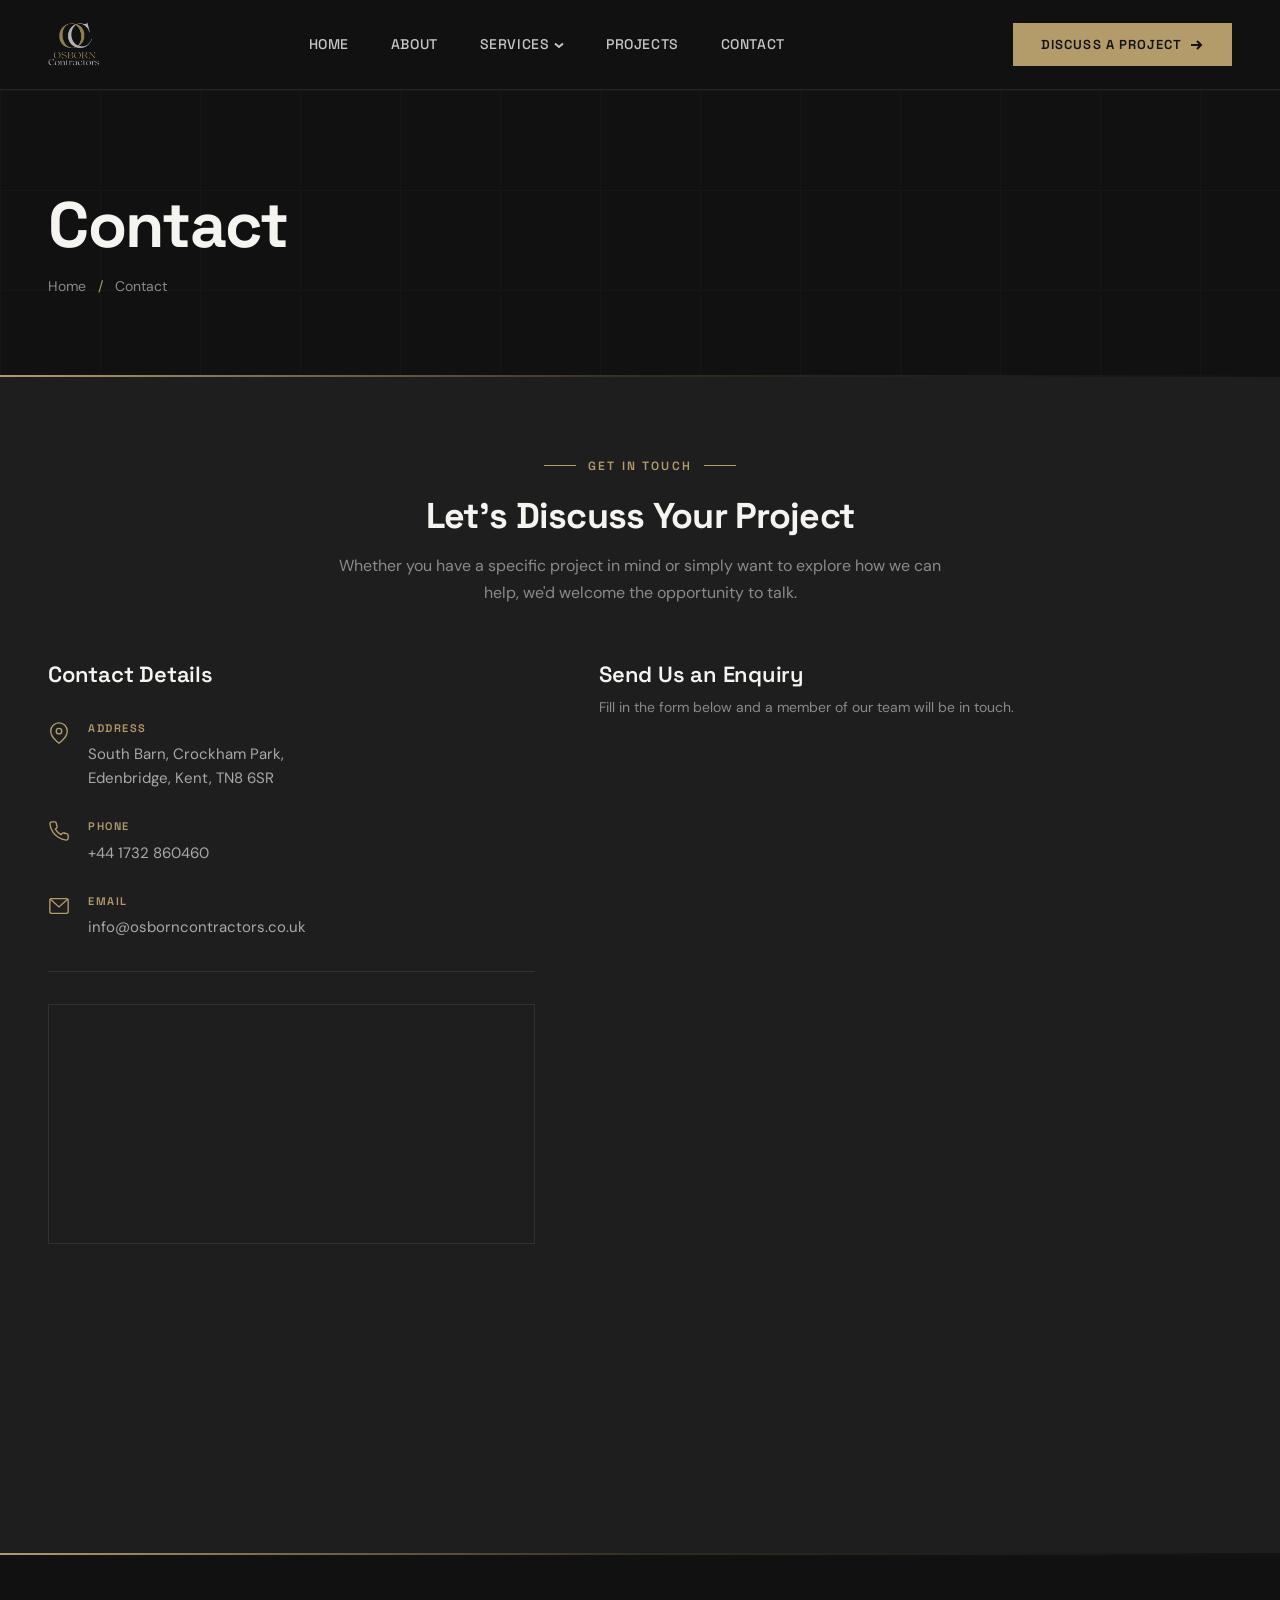
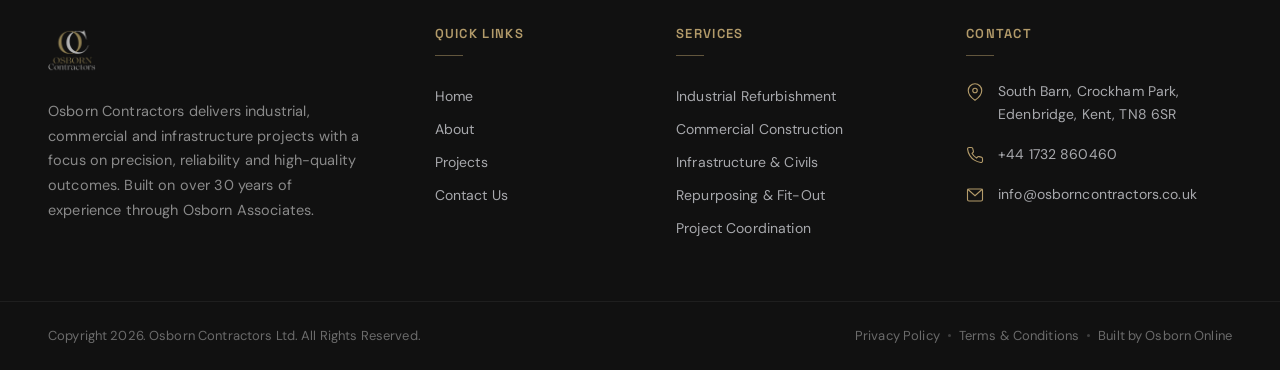
<file: contact.html>
<!DOCTYPE html>
<html lang="en">
<head>
  <meta charset="UTF-8">
  <meta name="viewport" content="width=device-width, initial-scale=1.0">
  <title>Contact Us | Osborn Contractors - Get In Touch</title>
  <meta name="description" content="Get in touch with Osborn Contractors. Discuss your industrial, commercial or infrastructure project with our team. Based in Edenbridge, Kent.">
  <link rel="icon" type="image/png" href="./assets/icons/favicon.png">
  <link rel="apple-touch-icon" href="./assets/icons/favicon.png">
  <link rel="preconnect" href="https://fonts.googleapis.com">
  <link rel="preconnect" href="https://fonts.gstatic.com" crossorigin>
  <link href="https://fonts.googleapis.com/css2?family=Space+Grotesk:wght@400;500;600;700&family=DM+Sans:wght@400;500;600&display=swap" rel="stylesheet">
  <link rel="stylesheet" href="./css/variables.css">
  <link rel="stylesheet" href="./css/reset.css">
  <link rel="stylesheet" href="./css/navbar.css">
  <link rel="stylesheet" href="./css/global.css">
  <link rel="stylesheet" href="./css/pages/contact.css">
  <link rel="stylesheet" href="./css/footer.css">
</head>
<body>

  <nav class="osb-nav" id="osbNav">
    <div class="osb-nav__container">
      <a href="/" class="osb-nav__logo" aria-label="Osborn Contractors - Home"><img src="./assets/images/global/logo.png" alt="Osborn Contractors" width="180" height="52"></a>
      <ul class="osb-nav__links">
        <li><a href="/" class="osb-nav__link">Home</a></li>
        <li><a href="/about" class="osb-nav__link">About</a></li>
        <li class="osb-nav__dropdown-parent">
          <a href="javascript:void(0)" class="osb-nav__link">Services <svg class="osb-nav__chevron" viewBox="0 0 10 10" aria-hidden="true"><polyline points="1,3.5 5,7 9,3.5"/></svg></a>
          <ul class="osb-nav__dropdown">
            <li><a href="/services/industrial-refurbishment" class="osb-nav__dropdown-link">Industrial Refurbishment</a></li>
            <li><a href="/services/commercial-construction" class="osb-nav__dropdown-link">Commercial Construction</a></li>
            <li><a href="/services/infrastructure-and-civils" class="osb-nav__dropdown-link">Infrastructure & Civils</a></li>
            <li><a href="/services/repurposing-and-fit-out" class="osb-nav__dropdown-link">Repurposing & Fit-Out</a></li>
            <li><a href="/services/project-coordination" class="osb-nav__dropdown-link">Project Coordination</a></li>
          </ul>
        </li>
        <li><a href="/projects" class="osb-nav__link">Projects</a></li>
        <li><a href="/contact" class="osb-nav__link">Contact</a></li>
      </ul>
      <a href="/contact" class="osb-nav__cta">Discuss A Project <svg class="osb-nav__cta-arrow" viewBox="0 0 14 14" aria-hidden="true"><line x1="1" y1="7" x2="11" y2="7"/><polyline points="7,3 11,7 7,11"/></svg></a>
      <button class="osb-nav__toggle" id="osbNavToggle" aria-label="Toggle navigation menu" aria-expanded="false"><span class="osb-nav__toggle-bar"></span><span class="osb-nav__toggle-bar"></span><span class="osb-nav__toggle-bar"></span></button>
    </div>
  </nav>
  <div class="osb-nav__mobile" id="osbMobileMenu">
    <ul class="osb-nav__mobile-list">
      <li><a href="/" class="osb-nav__mobile-link">Home</a></li>
      <li><a href="/about" class="osb-nav__mobile-link">About</a></li>
      <li>
        <a href="javascript:void(0)" class="osb-nav__mobile-link" id="osbMobileServicesToggle">Services <svg class="osb-nav__mobile-chevron" id="osbMobileServicesChevron" viewBox="0 0 14 14" aria-hidden="true"><polyline points="2,5 7,10 12,5"/></svg></a>
        <ul class="osb-nav__mobile-sub" id="osbMobileServicesSub">
          <li><a href="/services/industrial-refurbishment" class="osb-nav__mobile-sub-link">Industrial Refurbishment</a></li>
          <li><a href="/services/commercial-construction" class="osb-nav__mobile-sub-link">Commercial Construction</a></li>
          <li><a href="/services/infrastructure-and-civils" class="osb-nav__mobile-sub-link">Infrastructure & Civils</a></li>
          <li><a href="/services/repurposing-and-fit-out" class="osb-nav__mobile-sub-link">Repurposing & Fit-Out</a></li>
          <li><a href="/services/project-coordination" class="osb-nav__mobile-sub-link">Project Coordination</a></li>
        </ul>
      </li>
      <li><a href="/projects" class="osb-nav__mobile-link">Projects</a></li>
      <li><a href="/contact" class="osb-nav__mobile-link">Contact</a></li>
    </ul>
    <a href="/contact" class="osb-nav__mobile-cta">Discuss A Project</a>
  </div>
  <div class="osb-nav-spacer"></div>

  <main>

    <section class="osb-ct-hero">
      <div class="osb-ct-hero__grid"></div>
      <div class="osb-ct-hero__container">
        <h1 class="osb-ct-hero__title">Contact</h1>
        <p class="osb-ct-hero__breadcrumb"><a href="/">Home</a> <span>/</span> Contact</p>
      </div>
      <div class="osb-ct-hero__accent"></div>
    </section>

    <section class="osb-ct-intro">
      <div class="osb-ct-intro__container">
        <div class="osb-ct__label"><span class="osb-ct__label-line"></span><span class="osb-ct__label-text">Get In Touch</span><span class="osb-ct__label-line"></span></div>
        <h2 class="osb-ct-intro__heading">Let's Discuss Your Project</h2>
        <p class="osb-ct-intro__sub">Whether you have a specific project in mind or simply want to explore how we can help, we'd welcome the opportunity to talk.</p>
      </div>
    </section>

    <section class="osb-ct-main">
      <div class="osb-ct-main__container">
        <div class="osb-ct-details osb-reveal" data-delay="0">
          <h3 class="osb-ct-details__heading">Contact Details</h3>
          <div class="osb-ct-item">
            <svg class="osb-ct-item__icon" viewBox="0 0 24 24" aria-hidden="true"><path d="M21 10c0 7-9 13-9 13s-9-6-9-13a9 9 0 0118 0z"/><circle cx="12" cy="10" r="3"/></svg>
            <div><div class="osb-ct-item__label">Address</div><div class="osb-ct-item__value">South Barn, Crockham Park,<br>Edenbridge, Kent, TN8 6SR</div></div>
          </div>
          <div class="osb-ct-item">
            <svg class="osb-ct-item__icon" viewBox="0 0 24 24" aria-hidden="true"><path d="M22 16.92v3a2 2 0 01-2.18 2 19.79 19.79 0 01-8.63-3.07 19.5 19.5 0 01-6-6 19.79 19.79 0 01-3.07-8.67A2 2 0 014.11 2h3a2 2 0 012 1.72c.127.96.361 1.903.7 2.81a2 2 0 01-.45 2.11L8.09 9.91a16 16 0 006 6l1.27-1.27a2 2 0 012.11-.45c.907.339 1.85.573 2.81.7A2 2 0 0122 16.92z"/></svg>
            <div><div class="osb-ct-item__label">Phone</div><div class="osb-ct-item__value"><a href="tel:+441732860460">+44 1732 860460</a></div></div>
          </div>
          <div class="osb-ct-item">
            <svg class="osb-ct-item__icon" viewBox="0 0 24 24" aria-hidden="true"><rect x="2" y="4" width="20" height="16" rx="2"/><polyline points="22,4 12,13 2,4"/></svg>
            <div><div class="osb-ct-item__label">Email</div><div class="osb-ct-item__value"><a href="mailto:info@osborncontractors.co.uk">info@osborncontractors.co.uk</a></div></div>
          </div>
          <div class="osb-ct-details__divider"></div>
          <div class="osb-ct-map">
            <iframe src="https://www.google.com/maps/embed?pb=!1m18!1m12!1m3!1d2508.8!2d0.1035!3d51.2405!2m3!1f0!2f0!3f0!3m2!1i1024!2i768!4f13.1!3m3!1m2!1s0x47df4d8c8a8a8a8a%3A0x0!2sCrockham%20Park%2C%20Edenbridge!5e0!3m2!1sen!2suk!4v1" allowfullscreen="" loading="lazy" referrerpolicy="no-referrer-when-downgrade" title="Osborn Contractors location"></iframe>
          </div>
        </div>
        <div class="osb-ct-form osb-reveal" data-delay="150">
          <h3 class="osb-ct-form__heading">Send Us an Enquiry</h3>
          <p class="osb-ct-form__sub">Fill in the form below and a member of our team will be in touch.</p>
          <div class="osb-ct-form__embed">
            <iframe src="https://api.leadconnectorhq.com/widget/form/qm5x4a9zBFUnLZUY0oS1" style="width:100%;height:100%;border:none;border-radius:0px" id="inline-qm5x4a9zBFUnLZUY0oS1" data-layout="{'id':'INLINE'}" data-trigger-type="alwaysShow" data-trigger-value="" data-activation-type="alwaysActivated" data-activation-value="" data-deactivation-type="neverDeactivate" data-deactivation-value="" data-form-name="Osborn Contractors" data-height="699" data-layout-iframe-id="inline-qm5x4a9zBFUnLZUY0oS1" data-form-id="qm5x4a9zBFUnLZUY0oS1" title="Osborn Contractors"></iframe>
            <script src="https://link.msgsndr.com/js/form_embed.js"></script>
          </div>
        </div>
      </div>
    </section>
  </main>

  <footer class="osb-footer">
    <div class="osb-footer__accent"></div>
    <div class="osb-footer__main">
      <div class="osb-footer__col"><a href="/" class="osb-footer__brand-logo" aria-label="Osborn Contractors - Home"><img src="./assets/images/global/logo.png" alt="Osborn Contractors" width="180" height="48" loading="lazy"></a><p class="osb-footer__brand-text">Osborn Contractors delivers industrial, commercial and infrastructure projects with a focus on precision, reliability and high-quality outcomes. Built on over 30 years of experience through Osborn Associates.</p></div>
      <div class="osb-footer__col"><h3 class="osb-footer__heading">Quick Links</h3><ul class="osb-footer__list"><li><a href="/" class="osb-footer__list-link">Home</a></li><li><a href="/about" class="osb-footer__list-link">About</a></li><li><a href="/projects" class="osb-footer__list-link">Projects</a></li><li><a href="/contact" class="osb-footer__list-link">Contact Us</a></li></ul></div>
      <div class="osb-footer__col"><h3 class="osb-footer__heading">Services</h3><ul class="osb-footer__list"><li><a href="/services/industrial-refurbishment" class="osb-footer__list-link">Industrial Refurbishment</a></li><li><a href="/services/commercial-construction" class="osb-footer__list-link">Commercial Construction</a></li><li><a href="/services/infrastructure-and-civils" class="osb-footer__list-link">Infrastructure & Civils</a></li><li><a href="/services/repurposing-and-fit-out" class="osb-footer__list-link">Repurposing & Fit-Out</a></li><li><a href="/services/project-coordination" class="osb-footer__list-link">Project Coordination</a></li></ul></div>
      <div class="osb-footer__col"><h3 class="osb-footer__heading">Contact</h3><div class="osb-footer__contact-item"><svg class="osb-footer__contact-icon" viewBox="0 0 24 24" aria-hidden="true"><path d="M21 10c0 7-9 13-9 13s-9-6-9-13a9 9 0 0118 0z"/><circle cx="12" cy="10" r="3"/></svg><div class="osb-footer__contact-text">South Barn, Crockham Park,<br>Edenbridge, Kent, TN8 6SR</div></div><div class="osb-footer__contact-item"><svg class="osb-footer__contact-icon" viewBox="0 0 24 24" aria-hidden="true"><path d="M22 16.92v3a2 2 0 01-2.18 2 19.79 19.79 0 01-8.63-3.07 19.5 19.5 0 01-6-6 19.79 19.79 0 01-3.07-8.67A2 2 0 014.11 2h3a2 2 0 012 1.72c.127.96.361 1.903.7 2.81a2 2 0 01-.45 2.11L8.09 9.91a16 16 0 006 6l1.27-1.27a2 2 0 012.11-.45c.907.339 1.85.573 2.81.7A2 2 0 0122 16.92z"/></svg><div class="osb-footer__contact-text"><a href="tel:+441732860460">+44 1732 860460</a></div></div><div class="osb-footer__contact-item"><svg class="osb-footer__contact-icon" viewBox="0 0 24 24" aria-hidden="true"><rect x="2" y="4" width="20" height="16" rx="2"/><polyline points="22,4 12,13 2,4"/></svg><div class="osb-footer__contact-text"><a href="mailto:info@osborncontractors.co.uk">info@osborncontractors.co.uk</a></div></div></div>
    </div>
    <div class="osb-footer__bottom"><div class="osb-footer__bottom-inner"><p class="osb-footer__copyright">Copyright 2026. Osborn Contractors Ltd. All Rights Reserved.</p><div class="osb-footer__legal"><a href="/privacy-policy" class="osb-footer__legal-link">Privacy Policy</a><span class="osb-footer__legal-sep"></span><a href="/terms" class="osb-footer__legal-link">Terms & Conditions</a><span class="osb-footer__legal-sep"></span><span class="osb-footer__credit">Built by <a href="https://osbornonline.com" target="_blank" rel="noopener" class="osb-footer__credit-link">Osborn Online</a></span></div></div></div>
  </footer>

  <script src="./js/navbar.js"></script>
  <script src="./js/scroll-reveal.js"></script>
</body>
</html>
</file>
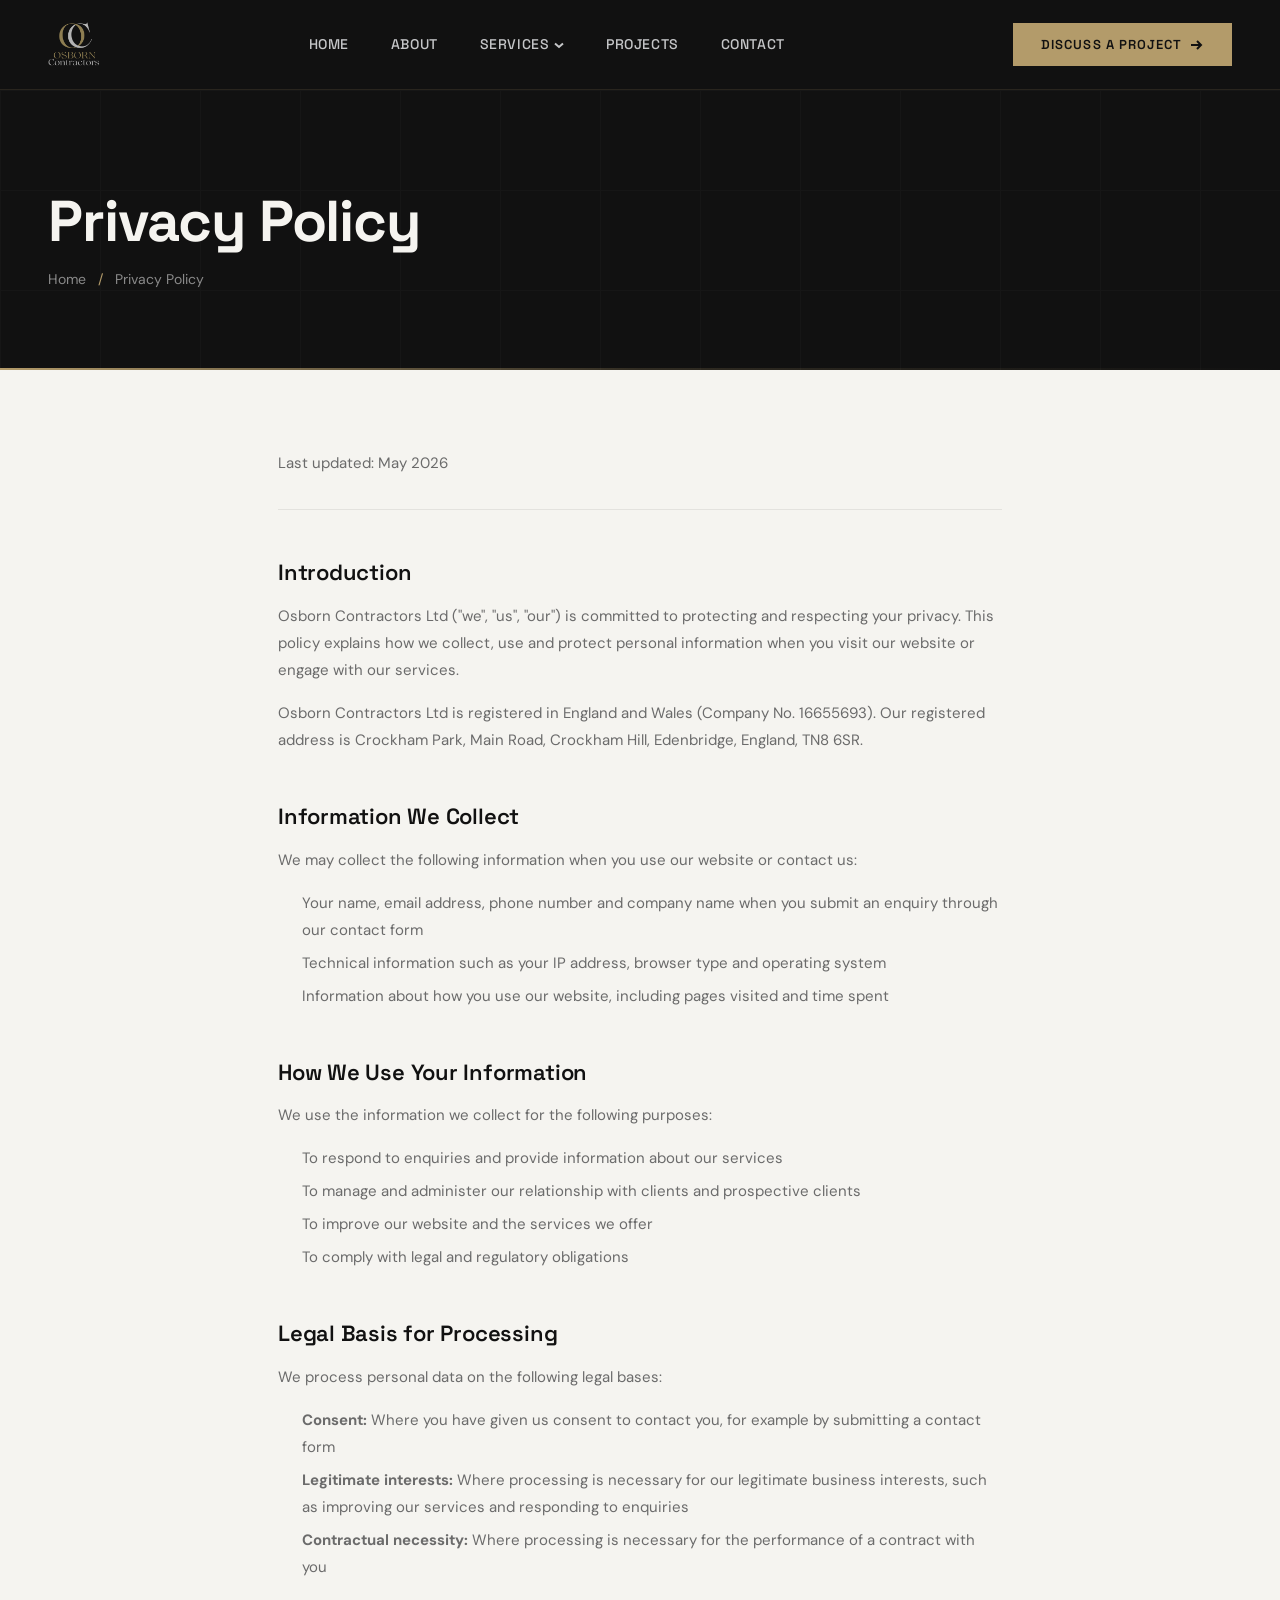
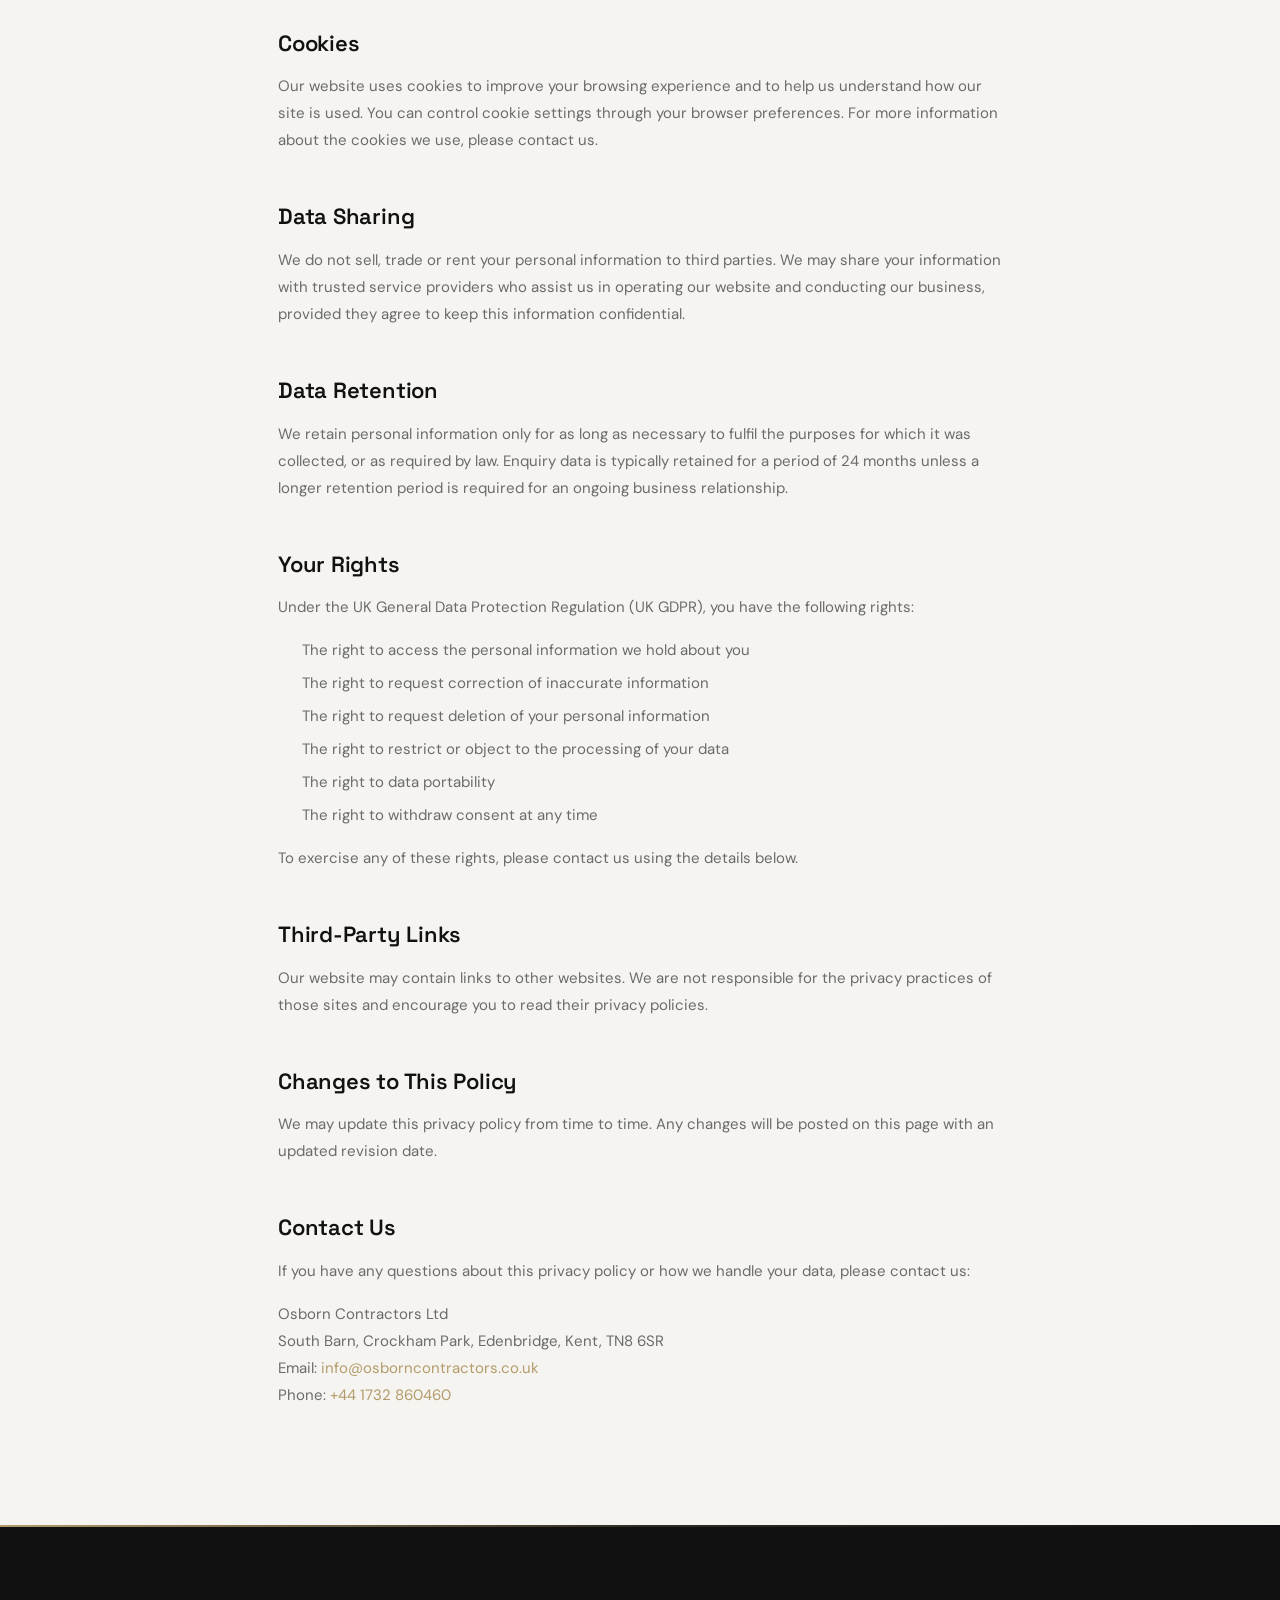
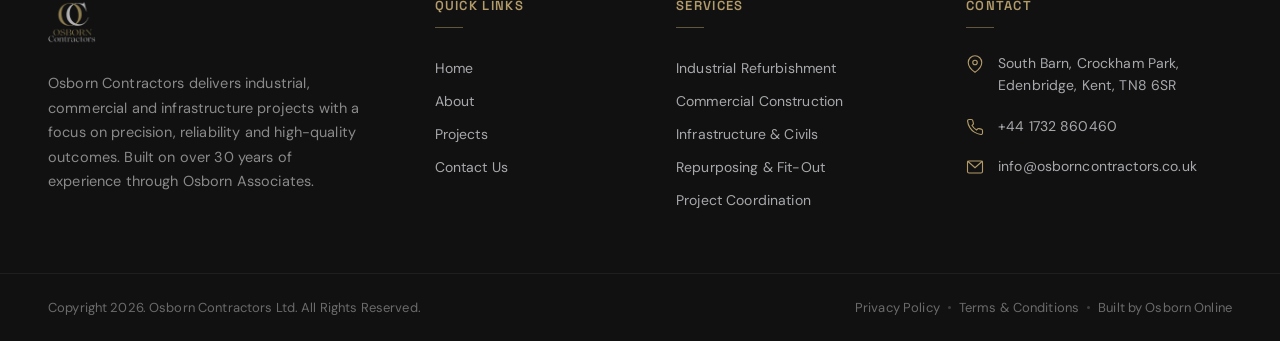
<file: privacy-policy.html>
<!DOCTYPE html>
<html lang="en">
<head>
  <meta charset="UTF-8">
  <meta name="viewport" content="width=device-width, initial-scale=1.0">
  <title>Privacy Policy | Osborn Contractors</title>
  <meta name="description" content="How Osborn Contractors Ltd collects, uses and protects your personal information. Read our full privacy policy.">
  <link rel="icon" type="image/png" href="./assets/icons/favicon.png">
  <link rel="apple-touch-icon" href="./assets/icons/favicon.png">
  <link rel="preconnect" href="https://fonts.googleapis.com">
  <link rel="preconnect" href="https://fonts.gstatic.com" crossorigin>
  <link href="https://fonts.googleapis.com/css2?family=Space+Grotesk:wght@400;500;600;700&family=DM+Sans:wght@400;500;600&display=swap" rel="stylesheet">
  <link rel="stylesheet" href="./css/variables.css">
  <link rel="stylesheet" href="./css/reset.css">
  <link rel="stylesheet" href="./css/navbar.css">
  <link rel="stylesheet" href="./css/global.css">
  <link rel="stylesheet" href="./css/pages/legal.css">
  <link rel="stylesheet" href="./css/footer.css">
</head>
<body>

  <nav class="osb-nav" id="osbNav">
    <div class="osb-nav__container">
      <a href="/" class="osb-nav__logo" aria-label="Osborn Contractors - Home"><img src="./assets/images/global/logo.png" alt="Osborn Contractors" width="180" height="52"></a>
      <ul class="osb-nav__links">
        <li><a href="/" class="osb-nav__link">Home</a></li>
        <li><a href="/about" class="osb-nav__link">About</a></li>
        <li class="osb-nav__dropdown-parent">
          <a href="javascript:void(0)" class="osb-nav__link">Services <svg class="osb-nav__chevron" viewBox="0 0 10 10" aria-hidden="true"><polyline points="1,3.5 5,7 9,3.5"/></svg></a>
          <ul class="osb-nav__dropdown">
            <li><a href="/services/industrial-refurbishment" class="osb-nav__dropdown-link">Industrial Refurbishment</a></li>
            <li><a href="/services/commercial-construction" class="osb-nav__dropdown-link">Commercial Construction</a></li>
            <li><a href="/services/infrastructure-and-civils" class="osb-nav__dropdown-link">Infrastructure & Civils</a></li>
            <li><a href="/services/repurposing-and-fit-out" class="osb-nav__dropdown-link">Repurposing & Fit-Out</a></li>
            <li><a href="/services/project-coordination" class="osb-nav__dropdown-link">Project Coordination</a></li>
          </ul>
        </li>
        <li><a href="/projects" class="osb-nav__link">Projects</a></li>
        <li><a href="/contact" class="osb-nav__link">Contact</a></li>
      </ul>
      <a href="/contact" class="osb-nav__cta">Discuss A Project <svg class="osb-nav__cta-arrow" viewBox="0 0 14 14" aria-hidden="true"><line x1="1" y1="7" x2="11" y2="7"/><polyline points="7,3 11,7 7,11"/></svg></a>
      <button class="osb-nav__toggle" id="osbNavToggle" aria-label="Toggle navigation menu" aria-expanded="false"><span class="osb-nav__toggle-bar"></span><span class="osb-nav__toggle-bar"></span><span class="osb-nav__toggle-bar"></span></button>
    </div>
  </nav>
  <div class="osb-nav__mobile" id="osbMobileMenu">
    <ul class="osb-nav__mobile-list">
      <li><a href="/" class="osb-nav__mobile-link">Home</a></li>
      <li><a href="/about" class="osb-nav__mobile-link">About</a></li>
      <li>
        <a href="javascript:void(0)" class="osb-nav__mobile-link" id="osbMobileServicesToggle">Services <svg class="osb-nav__mobile-chevron" id="osbMobileServicesChevron" viewBox="0 0 14 14" aria-hidden="true"><polyline points="2,5 7,10 12,5"/></svg></a>
        <ul class="osb-nav__mobile-sub" id="osbMobileServicesSub">
          <li><a href="/services/industrial-refurbishment" class="osb-nav__mobile-sub-link">Industrial Refurbishment</a></li>
          <li><a href="/services/commercial-construction" class="osb-nav__mobile-sub-link">Commercial Construction</a></li>
          <li><a href="/services/infrastructure-and-civils" class="osb-nav__mobile-sub-link">Infrastructure & Civils</a></li>
          <li><a href="/services/repurposing-and-fit-out" class="osb-nav__mobile-sub-link">Repurposing & Fit-Out</a></li>
          <li><a href="/services/project-coordination" class="osb-nav__mobile-sub-link">Project Coordination</a></li>
        </ul>
      </li>
      <li><a href="/projects" class="osb-nav__mobile-link">Projects</a></li>
      <li><a href="/contact" class="osb-nav__mobile-link">Contact</a></li>
    </ul>
    <a href="/contact" class="osb-nav__mobile-cta">Discuss A Project</a>
  </div>
  <div class="osb-nav-spacer"></div>

  <main>

    <section class="osb-legal-hero">
      <div class="osb-legal-hero__grid"></div>
      <div class="osb-legal-hero__container">
        <h1 class="osb-legal-hero__title">Privacy Policy</h1>
        <p class="osb-legal-hero__breadcrumb"><a href="/">Home</a> <span>/</span> Privacy Policy</p>
      </div>
      <div class="osb-legal-hero__accent"></div>
    </section>

    <section class="osb-legal-content">
      <div class="osb-legal-content__container">
        <p class="osb-legal-updated">Last updated: May 2026</p>

        <h2>Introduction</h2>
        <p>Osborn Contractors Ltd ("we", "us", "our") is committed to protecting and respecting your privacy. This policy explains how we collect, use and protect personal information when you visit our website or engage with our services.</p>
        <p>Osborn Contractors Ltd is registered in England and Wales (Company No. 16655693). Our registered address is Crockham Park, Main Road, Crockham Hill, Edenbridge, England, TN8 6SR.</p>

        <h2>Information We Collect</h2>
        <p>We may collect the following information when you use our website or contact us:</p>
        <ul>
          <li>Your name, email address, phone number and company name when you submit an enquiry through our contact form</li>
          <li>Technical information such as your IP address, browser type and operating system</li>
          <li>Information about how you use our website, including pages visited and time spent</li>
        </ul>

        <h2>How We Use Your Information</h2>
        <p>We use the information we collect for the following purposes:</p>
        <ul>
          <li>To respond to enquiries and provide information about our services</li>
          <li>To manage and administer our relationship with clients and prospective clients</li>
          <li>To improve our website and the services we offer</li>
          <li>To comply with legal and regulatory obligations</li>
        </ul>

        <h2>Legal Basis for Processing</h2>
        <p>We process personal data on the following legal bases:</p>
        <ul>
          <li><strong>Consent:</strong> Where you have given us consent to contact you, for example by submitting a contact form</li>
          <li><strong>Legitimate interests:</strong> Where processing is necessary for our legitimate business interests, such as improving our services and responding to enquiries</li>
          <li><strong>Contractual necessity:</strong> Where processing is necessary for the performance of a contract with you</li>
        </ul>

        <h2>Cookies</h2>
        <p>Our website uses cookies to improve your browsing experience and to help us understand how our site is used. You can control cookie settings through your browser preferences. For more information about the cookies we use, please contact us.</p>

        <h2>Data Sharing</h2>
        <p>We do not sell, trade or rent your personal information to third parties. We may share your information with trusted service providers who assist us in operating our website and conducting our business, provided they agree to keep this information confidential.</p>

        <h2>Data Retention</h2>
        <p>We retain personal information only for as long as necessary to fulfil the purposes for which it was collected, or as required by law. Enquiry data is typically retained for a period of 24 months unless a longer retention period is required for an ongoing business relationship.</p>

        <h2>Your Rights</h2>
        <p>Under the UK General Data Protection Regulation (UK GDPR), you have the following rights:</p>
        <ul>
          <li>The right to access the personal information we hold about you</li>
          <li>The right to request correction of inaccurate information</li>
          <li>The right to request deletion of your personal information</li>
          <li>The right to restrict or object to the processing of your data</li>
          <li>The right to data portability</li>
          <li>The right to withdraw consent at any time</li>
        </ul>
        <p>To exercise any of these rights, please contact us using the details below.</p>

        <h2>Third-Party Links</h2>
        <p>Our website may contain links to other websites. We are not responsible for the privacy practices of those sites and encourage you to read their privacy policies.</p>

        <h2>Changes to This Policy</h2>
        <p>We may update this privacy policy from time to time. Any changes will be posted on this page with an updated revision date.</p>

        <h2>Contact Us</h2>
        <p>If you have any questions about this privacy policy or how we handle your data, please contact us:</p>
        <p>Osborn Contractors Ltd<br>South Barn, Crockham Park, Edenbridge, Kent, TN8 6SR<br>Email: <a href="mailto:info@osborncontractors.co.uk">info@osborncontractors.co.uk</a><br>Phone: <a href="tel:+441732860460">+44 1732 860460</a></p>
      </div>
    </section>
  </main>

  <footer class="osb-footer">
    <div class="osb-footer__accent"></div>
    <div class="osb-footer__main">
      <div class="osb-footer__col"><a href="/" class="osb-footer__brand-logo" aria-label="Osborn Contractors - Home"><img src="./assets/images/global/logo.png" alt="Osborn Contractors" width="180" height="48" loading="lazy"></a><p class="osb-footer__brand-text">Osborn Contractors delivers industrial, commercial and infrastructure projects with a focus on precision, reliability and high-quality outcomes. Built on over 30 years of experience through Osborn Associates.</p></div>
      <div class="osb-footer__col"><h3 class="osb-footer__heading">Quick Links</h3><ul class="osb-footer__list"><li><a href="/" class="osb-footer__list-link">Home</a></li><li><a href="/about" class="osb-footer__list-link">About</a></li><li><a href="/projects" class="osb-footer__list-link">Projects</a></li><li><a href="/contact" class="osb-footer__list-link">Contact Us</a></li></ul></div>
      <div class="osb-footer__col"><h3 class="osb-footer__heading">Services</h3><ul class="osb-footer__list"><li><a href="/services/industrial-refurbishment" class="osb-footer__list-link">Industrial Refurbishment</a></li><li><a href="/services/commercial-construction" class="osb-footer__list-link">Commercial Construction</a></li><li><a href="/services/infrastructure-and-civils" class="osb-footer__list-link">Infrastructure & Civils</a></li><li><a href="/services/repurposing-and-fit-out" class="osb-footer__list-link">Repurposing & Fit-Out</a></li><li><a href="/services/project-coordination" class="osb-footer__list-link">Project Coordination</a></li></ul></div>
      <div class="osb-footer__col"><h3 class="osb-footer__heading">Contact</h3><div class="osb-footer__contact-item"><svg class="osb-footer__contact-icon" viewBox="0 0 24 24" aria-hidden="true"><path d="M21 10c0 7-9 13-9 13s-9-6-9-13a9 9 0 0118 0z"/><circle cx="12" cy="10" r="3"/></svg><div class="osb-footer__contact-text">South Barn, Crockham Park,<br>Edenbridge, Kent, TN8 6SR</div></div><div class="osb-footer__contact-item"><svg class="osb-footer__contact-icon" viewBox="0 0 24 24" aria-hidden="true"><path d="M22 16.92v3a2 2 0 01-2.18 2 19.79 19.79 0 01-8.63-3.07 19.5 19.5 0 01-6-6 19.79 19.79 0 01-3.07-8.67A2 2 0 014.11 2h3a2 2 0 012 1.72c.127.96.361 1.903.7 2.81a2 2 0 01-.45 2.11L8.09 9.91a16 16 0 006 6l1.27-1.27a2 2 0 012.11-.45c.907.339 1.85.573 2.81.7A2 2 0 0122 16.92z"/></svg><div class="osb-footer__contact-text"><a href="tel:+441732860460">+44 1732 860460</a></div></div><div class="osb-footer__contact-item"><svg class="osb-footer__contact-icon" viewBox="0 0 24 24" aria-hidden="true"><rect x="2" y="4" width="20" height="16" rx="2"/><polyline points="22,4 12,13 2,4"/></svg><div class="osb-footer__contact-text"><a href="mailto:info@osborncontractors.co.uk">info@osborncontractors.co.uk</a></div></div></div>
    </div>
    <div class="osb-footer__bottom"><div class="osb-footer__bottom-inner"><p class="osb-footer__copyright">Copyright 2026. Osborn Contractors Ltd. All Rights Reserved.</p><div class="osb-footer__legal"><a href="/privacy-policy" class="osb-footer__legal-link">Privacy Policy</a><span class="osb-footer__legal-sep"></span><a href="/terms" class="osb-footer__legal-link">Terms & Conditions</a><span class="osb-footer__legal-sep"></span><span class="osb-footer__credit">Built by <a href="https://osbornonline.com" target="_blank" rel="noopener" class="osb-footer__credit-link">Osborn Online</a></span></div></div></div>
  </footer>

  <script src="./js/navbar.js"></script>
  <script src="./js/scroll-reveal.js"></script>
</body>
</html>
</file>
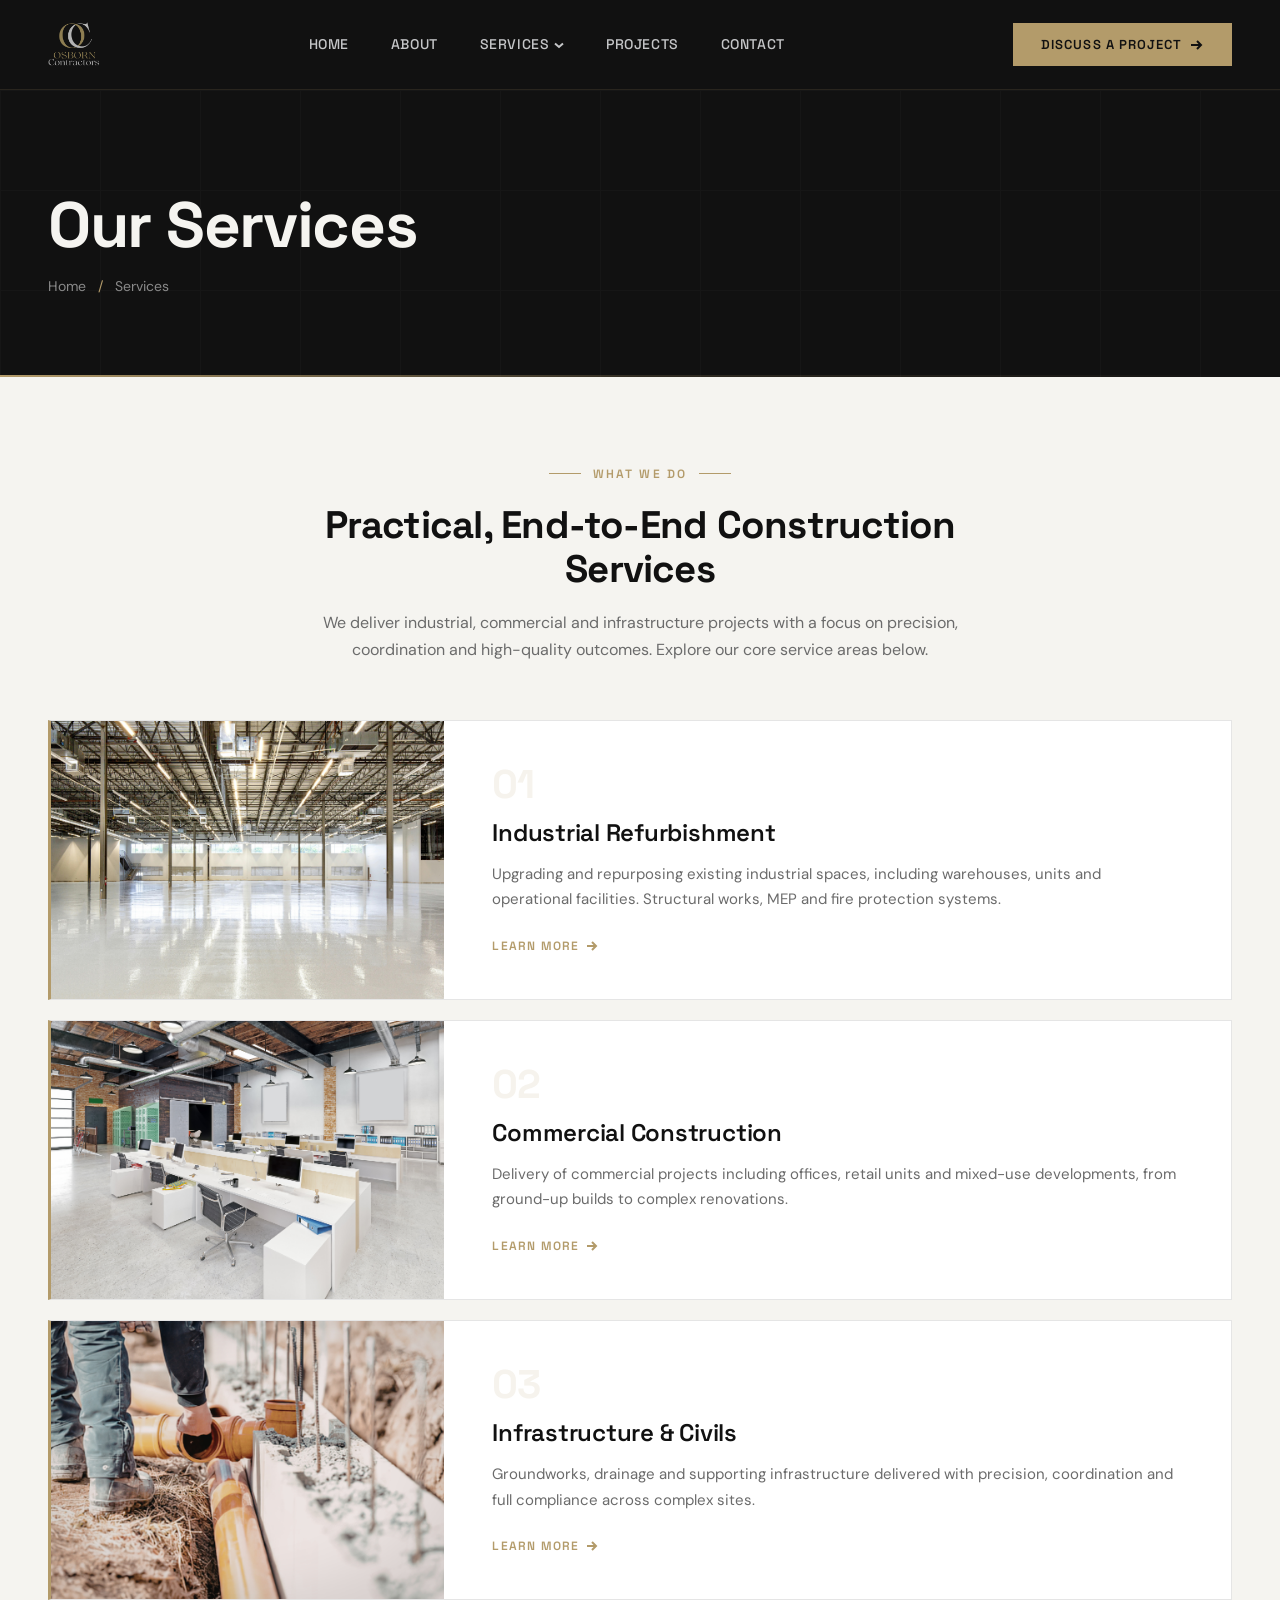
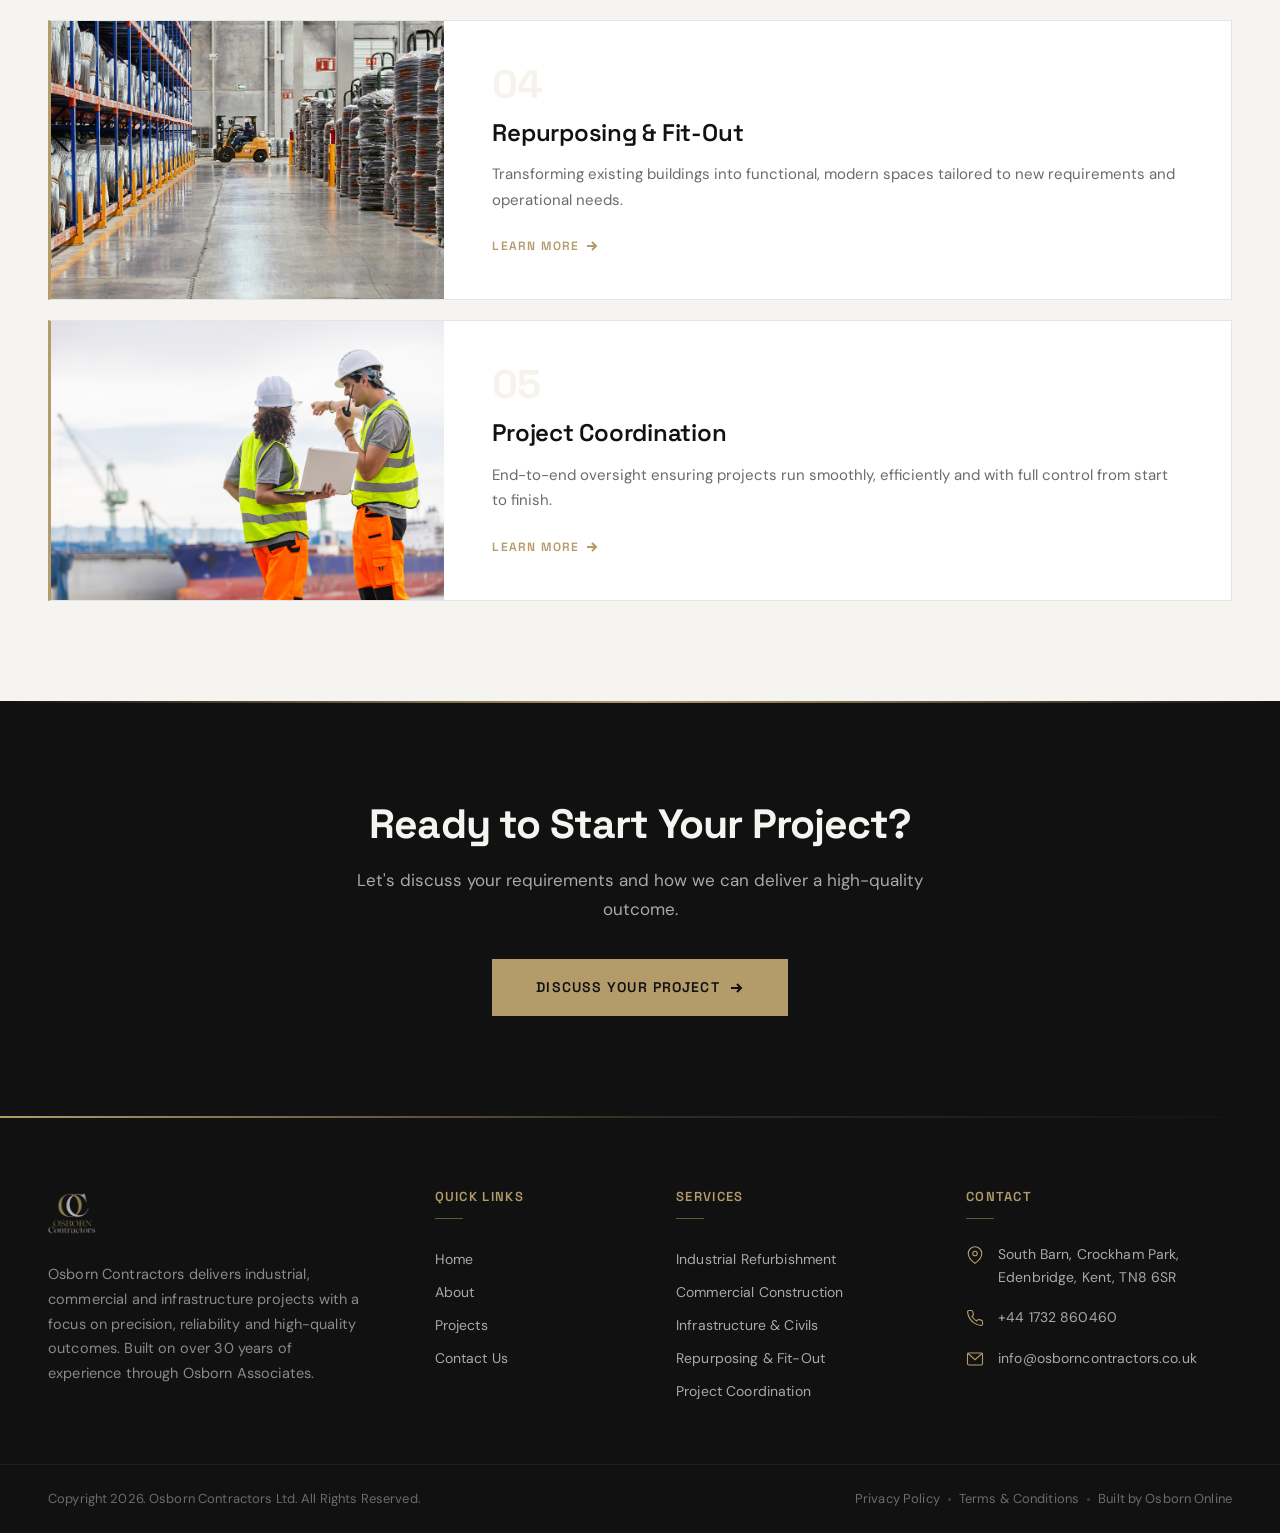
<file: services.html>
<!DOCTYPE html>
<html lang="en">
<head>
  <meta charset="UTF-8">
  <meta name="viewport" content="width=device-width, initial-scale=1.0">
  <title>Our Services | Osborn Contractors - Construction Services UK</title>
  <meta name="description" content="Industrial refurbishment, commercial construction, infrastructure, fit-out and project coordination services delivered with precision across the UK.">
  <meta name="keywords" content="construction services UK, industrial refurbishment, commercial construction, infrastructure contractors, fit-out contractors, project coordination, Osborn Contractors">
  <link rel="icon" type="image/png" href="./assets/icons/favicon.png">
  <link rel="apple-touch-icon" href="./assets/icons/favicon.png">
  <link rel="preconnect" href="https://fonts.googleapis.com">
  <link rel="preconnect" href="https://fonts.gstatic.com" crossorigin>
  <link href="https://fonts.googleapis.com/css2?family=Space+Grotesk:wght@400;500;600;700&family=DM+Sans:wght@400;500;600&display=swap" rel="stylesheet">
  <link rel="stylesheet" href="./css/variables.css">
  <link rel="stylesheet" href="./css/reset.css">
  <link rel="stylesheet" href="./css/navbar.css">
  <link rel="stylesheet" href="./css/global.css">
  <link rel="stylesheet" href="./css/pages/services.css">
  <link rel="stylesheet" href="./css/footer.css">
</head>
<body>

  <!-- ══════════════════════════════════
       NAVIGATION
       ══════════════════════════════════ -->
  <nav class="osb-nav" id="osbNav">
    <div class="osb-nav__container">
      <a href="/" class="osb-nav__logo" aria-label="Osborn Contractors - Home">
        <img src="./assets/images/global/logo.png" alt="Osborn Contractors" width="180" height="52">
      </a>

      <ul class="osb-nav__links">
        <li><a href="/" class="osb-nav__link">Home</a></li>
        <li><a href="/about" class="osb-nav__link">About</a></li>
        <li class="osb-nav__dropdown-parent">
          <a href="javascript:void(0)" class="osb-nav__link">
            Services
            <svg class="osb-nav__chevron" viewBox="0 0 10 10" aria-hidden="true"><polyline points="1,3.5 5,7 9,3.5"/></svg>
          </a>
          <ul class="osb-nav__dropdown">
            <li><a href="/services/industrial-refurbishment" class="osb-nav__dropdown-link">Industrial Refurbishment</a></li>
            <li><a href="/services/commercial-construction" class="osb-nav__dropdown-link">Commercial Construction</a></li>
            <li><a href="/services/infrastructure-and-civils" class="osb-nav__dropdown-link">Infrastructure & Civils</a></li>
            <li><a href="/services/repurposing-and-fit-out" class="osb-nav__dropdown-link">Repurposing & Fit-Out</a></li>
            <li><a href="/services/project-coordination" class="osb-nav__dropdown-link">Project Coordination</a></li>
          </ul>
        </li>
        <li><a href="/projects" class="osb-nav__link">Projects</a></li>
        <li><a href="/contact" class="osb-nav__link">Contact</a></li>
      </ul>

      <a href="/contact" class="osb-nav__cta">
        Discuss A Project
        <svg class="osb-nav__cta-arrow" viewBox="0 0 14 14" aria-hidden="true"><line x1="1" y1="7" x2="11" y2="7"/><polyline points="7,3 11,7 7,11"/></svg>
      </a>

      <button class="osb-nav__toggle" id="osbNavToggle" aria-label="Toggle navigation menu" aria-expanded="false">
        <span class="osb-nav__toggle-bar"></span>
        <span class="osb-nav__toggle-bar"></span>
        <span class="osb-nav__toggle-bar"></span>
      </button>
    </div>
  </nav>

  <!-- Mobile Menu -->
  <div class="osb-nav__mobile" id="osbMobileMenu">
    <ul class="osb-nav__mobile-list">
      <li><a href="/" class="osb-nav__mobile-link">Home</a></li>
      <li><a href="/about" class="osb-nav__mobile-link">About</a></li>
      <li>
        <a href="javascript:void(0)" class="osb-nav__mobile-link" id="osbMobileServicesToggle">
          Services
          <svg class="osb-nav__mobile-chevron" id="osbMobileServicesChevron" viewBox="0 0 14 14" aria-hidden="true"><polyline points="2,5 7,10 12,5"/></svg>
        </a>
        <ul class="osb-nav__mobile-sub" id="osbMobileServicesSub">
          <li><a href="/services/industrial-refurbishment" class="osb-nav__mobile-sub-link">Industrial Refurbishment</a></li>
          <li><a href="/services/commercial-construction" class="osb-nav__mobile-sub-link">Commercial Construction</a></li>
          <li><a href="/services/infrastructure-and-civils" class="osb-nav__mobile-sub-link">Infrastructure & Civils</a></li>
          <li><a href="/services/repurposing-and-fit-out" class="osb-nav__mobile-sub-link">Repurposing & Fit-Out</a></li>
          <li><a href="/services/project-coordination" class="osb-nav__mobile-sub-link">Project Coordination</a></li>
        </ul>
      </li>
      <li><a href="/projects" class="osb-nav__mobile-link">Projects</a></li>
      <li><a href="/contact" class="osb-nav__mobile-link">Contact</a></li>
    </ul>
    <a href="/contact" class="osb-nav__mobile-cta">Discuss A Project</a>
  </div>

  <div class="osb-nav-spacer"></div>

  <main>

    <!-- ══════════════════════════════════
         PAGE HERO
         ══════════════════════════════════ -->
    <section class="osb-svc-hero">
      <div class="osb-svc-hero__grid"></div>
      <div class="osb-svc-hero__container">
        <h1 class="osb-svc-hero__title">Our Services</h1>
        <p class="osb-svc-hero__breadcrumb">
          <a href="/">Home</a>
          <span>/</span>
          Services
        </p>
      </div>
      <div class="osb-svc-hero__accent"></div>
    </section>

    <!-- ══════════════════════════════════
         INTRO
         ══════════════════════════════════ -->
    <section class="osb-svc-intro">
      <div class="osb-svc-intro__container">
        <div class="osb-svc__label">
          <span class="osb-svc__label-line"></span>
          <span class="osb-svc__label-text">What We Do</span>
          <span class="osb-svc__label-line"></span>
        </div>
        <h2 class="osb-svc-intro__heading">Practical, End-to-End Construction Services</h2>
        <p class="osb-svc-intro__sub">We deliver industrial, commercial and infrastructure projects with a focus on precision, coordination and high-quality outcomes. Explore our core service areas below.</p>
      </div>
    </section>

    <!-- ══════════════════════════════════
         SERVICE CARDS
         ══════════════════════════════════ -->
    <section class="osb-svc-cards">
      <div class="osb-svc-cards__container">

        <a href="/services/industrial-refurbishment" class="osb-svc-card osb-reveal" data-delay="0">
          <div class="osb-svc-card__image">
            <img src="./assets/images/services/industrial-refurbishment.png" alt="Industrial refurbishment" loading="lazy">
          </div>
          <div class="osb-svc-card__content">
            <div class="osb-svc-card__number">01</div>
            <h3 class="osb-svc-card__title">Industrial Refurbishment</h3>
            <p class="osb-svc-card__desc">Upgrading and repurposing existing industrial spaces, including warehouses, units and operational facilities. Structural works, MEP and fire protection systems.</p>
            <span class="osb-svc-card__link">Learn More <svg class="osb-svc-card__link-arrow" viewBox="0 0 12 12" aria-hidden="true"><line x1="0" y1="6" x2="9" y2="6"/><polyline points="5,2 9,6 5,10"/></svg></span>
          </div>
        </a>

        <a href="/services/commercial-construction" class="osb-svc-card osb-reveal" data-delay="100">
          <div class="osb-svc-card__image">
            <img src="./assets/images/services/commercial-construction.png" alt="Commercial construction" loading="lazy">
          </div>
          <div class="osb-svc-card__content">
            <div class="osb-svc-card__number">02</div>
            <h3 class="osb-svc-card__title">Commercial Construction</h3>
            <p class="osb-svc-card__desc">Delivery of commercial projects including offices, retail units and mixed-use developments, from ground-up builds to complex renovations.</p>
            <span class="osb-svc-card__link">Learn More <svg class="osb-svc-card__link-arrow" viewBox="0 0 12 12" aria-hidden="true"><line x1="0" y1="6" x2="9" y2="6"/><polyline points="5,2 9,6 5,10"/></svg></span>
          </div>
        </a>

        <a href="/services/infrastructure-and-civils" class="osb-svc-card osb-reveal" data-delay="200">
          <div class="osb-svc-card__image">
            <img src="./assets/images/services/infrastructure-civils.png" alt="Infrastructure and civils" loading="lazy">
          </div>
          <div class="osb-svc-card__content">
            <div class="osb-svc-card__number">03</div>
            <h3 class="osb-svc-card__title">Infrastructure & Civils</h3>
            <p class="osb-svc-card__desc">Groundworks, drainage and supporting infrastructure delivered with precision, coordination and full compliance across complex sites.</p>
            <span class="osb-svc-card__link">Learn More <svg class="osb-svc-card__link-arrow" viewBox="0 0 12 12" aria-hidden="true"><line x1="0" y1="6" x2="9" y2="6"/><polyline points="5,2 9,6 5,10"/></svg></span>
          </div>
        </a>

        <a href="/services/repurposing-and-fit-out" class="osb-svc-card osb-reveal" data-delay="300">
          <div class="osb-svc-card__image">
            <img src="./assets/images/services/repurposing-fitout.png" alt="Repurposing and fit-out" loading="lazy">
          </div>
          <div class="osb-svc-card__content">
            <div class="osb-svc-card__number">04</div>
            <h3 class="osb-svc-card__title">Repurposing & Fit-Out</h3>
            <p class="osb-svc-card__desc">Transforming existing buildings into functional, modern spaces tailored to new requirements and operational needs.</p>
            <span class="osb-svc-card__link">Learn More <svg class="osb-svc-card__link-arrow" viewBox="0 0 12 12" aria-hidden="true"><line x1="0" y1="6" x2="9" y2="6"/><polyline points="5,2 9,6 5,10"/></svg></span>
          </div>
        </a>

        <a href="/services/project-coordination" class="osb-svc-card osb-reveal" data-delay="400">
          <div class="osb-svc-card__image">
            <img src="./assets/images/services/project-coordination.png" alt="Project coordination" loading="lazy">
          </div>
          <div class="osb-svc-card__content">
            <div class="osb-svc-card__number">05</div>
            <h3 class="osb-svc-card__title">Project Coordination</h3>
            <p class="osb-svc-card__desc">End-to-end oversight ensuring projects run smoothly, efficiently and with full control from start to finish.</p>
            <span class="osb-svc-card__link">Learn More <svg class="osb-svc-card__link-arrow" viewBox="0 0 12 12" aria-hidden="true"><line x1="0" y1="6" x2="9" y2="6"/><polyline points="5,2 9,6 5,10"/></svg></span>
          </div>
        </a>

      </div>
    </section>

    <!-- ══════════════════════════════════
         CTA
         ══════════════════════════════════ -->
    <section class="osb-svc-cta">
      <div class="osb-svc-cta__bg"></div>
      <div class="osb-svc-cta__accent"></div>
      <div class="osb-svc-cta__container">
        <div class="osb-svc-cta__content osb-reveal" data-delay="0">
          <h2 class="osb-svc-cta__heading">Ready to Start Your Project?</h2>
          <p class="osb-svc-cta__sub">Let's discuss your requirements and how we can deliver a high-quality outcome.</p>
          <a href="/contact" class="osb-svc-cta__btn">
            Discuss Your Project
            <svg class="osb-svc-cta__btn-arrow" viewBox="0 0 14 14" aria-hidden="true"><line x1="1" y1="7" x2="11" y2="7"/><polyline points="7,3 11,7 7,11"/></svg>
          </a>
        </div>
      </div>
    </section>

  </main>

  <!-- ══════════════════════════════════
       FOOTER
       ══════════════════════════════════ -->
  <footer class="osb-footer">
    <div class="osb-footer__accent"></div>
    <div class="osb-footer__main">
      <div class="osb-footer__col">
        <a href="/" class="osb-footer__brand-logo" aria-label="Osborn Contractors - Home">
          <img src="./assets/images/global/logo.png" alt="Osborn Contractors" width="180" height="48" loading="lazy">
        </a>
        <p class="osb-footer__brand-text">Osborn Contractors delivers industrial, commercial and infrastructure projects with a focus on precision, reliability and high-quality outcomes. Built on over 30 years of experience through Osborn Associates.</p>
      </div>

      <div class="osb-footer__col">
        <h3 class="osb-footer__heading">Quick Links</h3>
        <ul class="osb-footer__list">
          <li><a href="/" class="osb-footer__list-link">Home</a></li>
          <li><a href="/about" class="osb-footer__list-link">About</a></li>
          <li><a href="/projects" class="osb-footer__list-link">Projects</a></li>
          <li><a href="/contact" class="osb-footer__list-link">Contact Us</a></li>
        </ul>
      </div>

      <div class="osb-footer__col">
        <h3 class="osb-footer__heading">Services</h3>
        <ul class="osb-footer__list">
          <li><a href="/services/industrial-refurbishment" class="osb-footer__list-link">Industrial Refurbishment</a></li>
          <li><a href="/services/commercial-construction" class="osb-footer__list-link">Commercial Construction</a></li>
          <li><a href="/services/infrastructure-and-civils" class="osb-footer__list-link">Infrastructure & Civils</a></li>
          <li><a href="/services/repurposing-and-fit-out" class="osb-footer__list-link">Repurposing & Fit-Out</a></li>
          <li><a href="/services/project-coordination" class="osb-footer__list-link">Project Coordination</a></li>
        </ul>
      </div>

      <div class="osb-footer__col">
        <h3 class="osb-footer__heading">Contact</h3>
        <div class="osb-footer__contact-item">
          <svg class="osb-footer__contact-icon" viewBox="0 0 24 24" aria-hidden="true"><path d="M21 10c0 7-9 13-9 13s-9-6-9-13a9 9 0 0118 0z"/><circle cx="12" cy="10" r="3"/></svg>
          <div class="osb-footer__contact-text">South Barn, Crockham Park,<br>Edenbridge, Kent, TN8 6SR</div>
        </div>
        <div class="osb-footer__contact-item">
          <svg class="osb-footer__contact-icon" viewBox="0 0 24 24" aria-hidden="true"><path d="M22 16.92v3a2 2 0 01-2.18 2 19.79 19.79 0 01-8.63-3.07 19.5 19.5 0 01-6-6 19.79 19.79 0 01-3.07-8.67A2 2 0 014.11 2h3a2 2 0 012 1.72c.127.96.361 1.903.7 2.81a2 2 0 01-.45 2.11L8.09 9.91a16 16 0 006 6l1.27-1.27a2 2 0 012.11-.45c.907.339 1.85.573 2.81.7A2 2 0 0122 16.92z"/></svg>
          <div class="osb-footer__contact-text"><a href="tel:+441732860460">+44 1732 860460</a></div>
        </div>
        <div class="osb-footer__contact-item">
          <svg class="osb-footer__contact-icon" viewBox="0 0 24 24" aria-hidden="true"><rect x="2" y="4" width="20" height="16" rx="2"/><polyline points="22,4 12,13 2,4"/></svg>
          <div class="osb-footer__contact-text"><a href="mailto:info@osborncontractors.co.uk">info@osborncontractors.co.uk</a></div>
        </div>
      </div>
    </div>

    <div class="osb-footer__bottom">
      <div class="osb-footer__bottom-inner">
        <p class="osb-footer__copyright">Copyright 2026. Osborn Contractors Ltd. All Rights Reserved.</p>
        <div class="osb-footer__legal">
          <a href="/privacy-policy" class="osb-footer__legal-link">Privacy Policy</a>
          <span class="osb-footer__legal-sep"></span>
          <a href="/terms" class="osb-footer__legal-link">Terms & Conditions</a>
          <span class="osb-footer__legal-sep"></span>
          <span class="osb-footer__credit">Built by <a href="https://osbornonline.com" target="_blank" rel="noopener" class="osb-footer__credit-link">Osborn Online</a></span>
        </div>
      </div>
    </div>
  </footer>

  <script src="./js/navbar.js"></script>
  <script src="./js/scroll-reveal.js"></script>
</body>
</html>
</file>
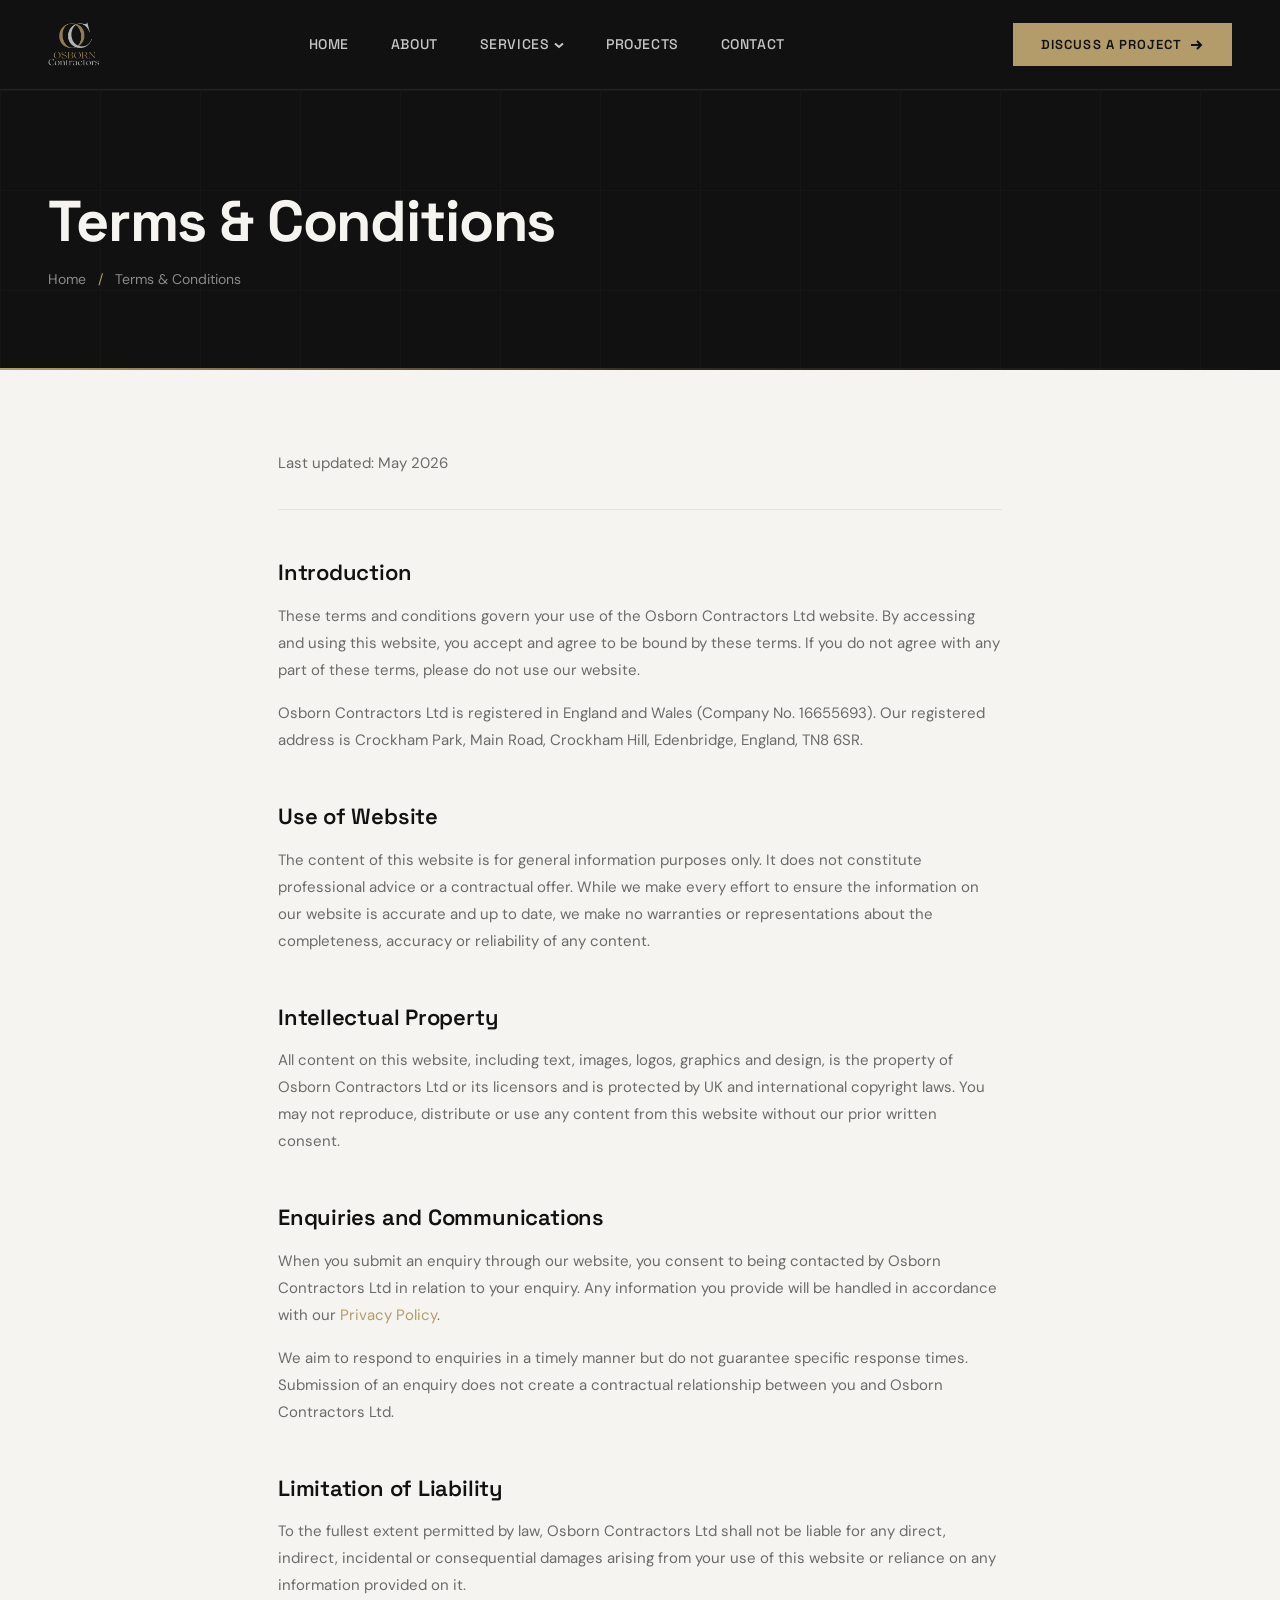
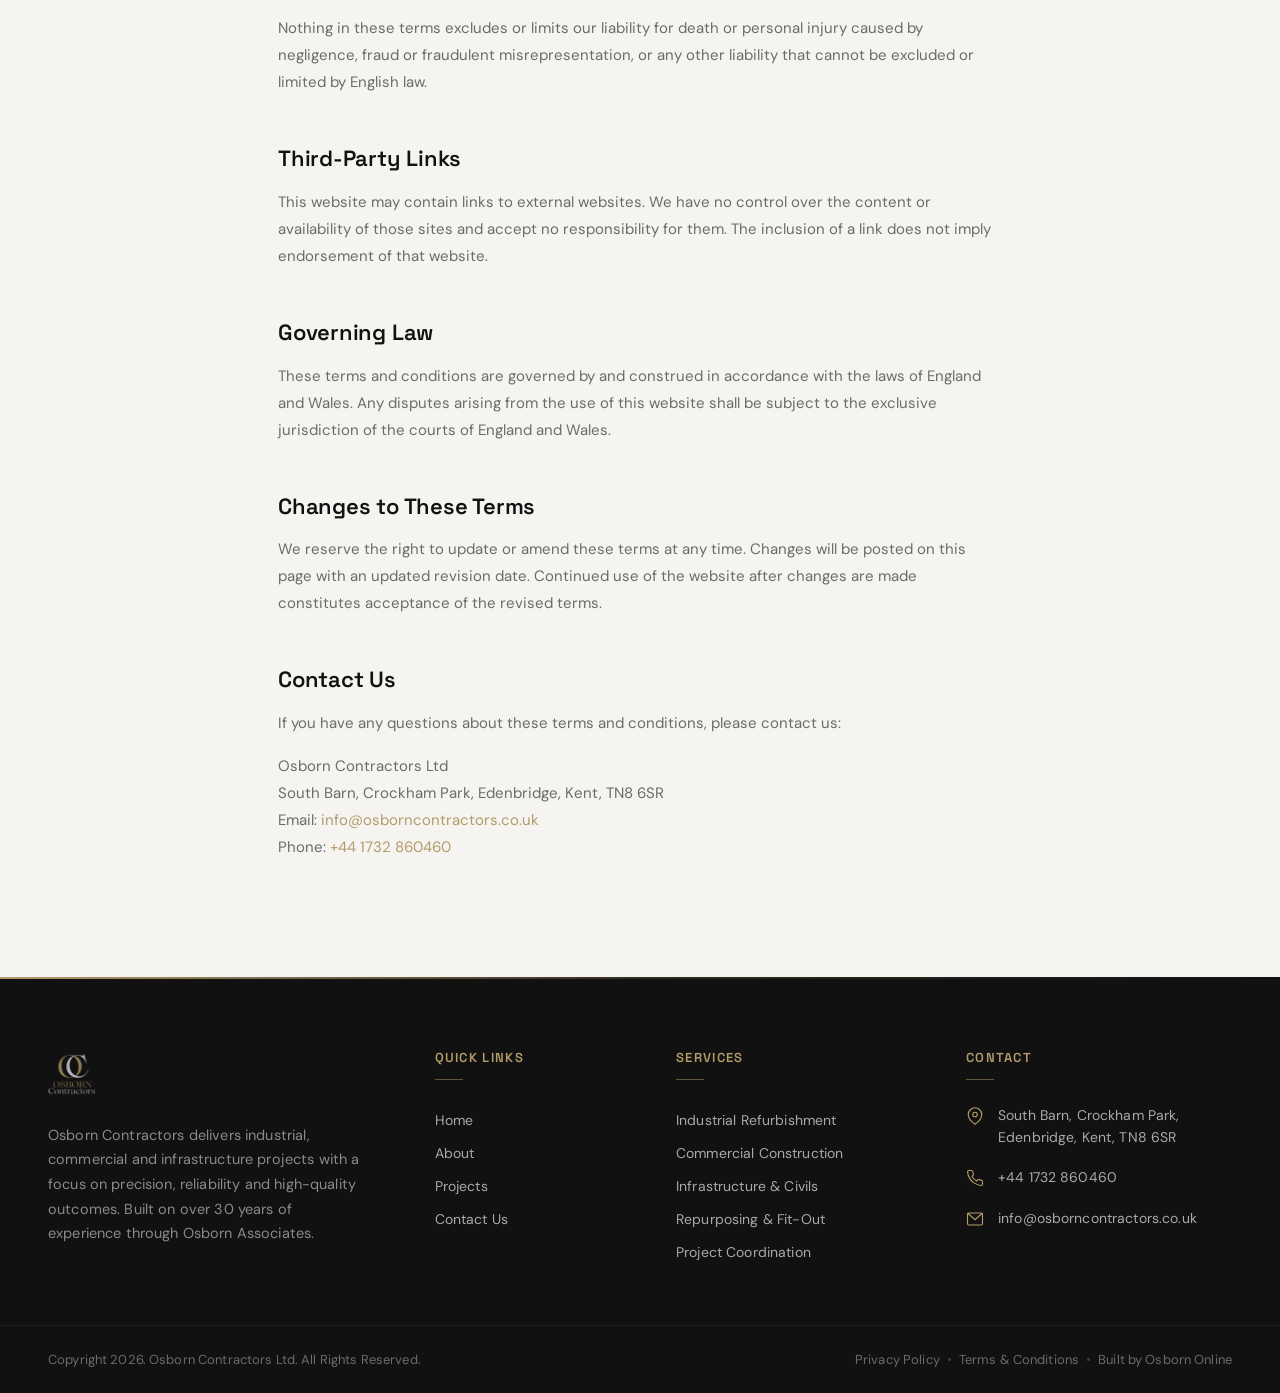
<file: terms.html>
<!DOCTYPE html>
<html lang="en">
<head>
  <meta charset="UTF-8">
  <meta name="viewport" content="width=device-width, initial-scale=1.0">
  <title>Terms & Conditions | Osborn Contractors</title>
  <meta name="description" content="Terms and conditions governing the use of the Osborn Contractors Ltd website. Registered in England and Wales.">
  <link rel="icon" type="image/png" href="./assets/icons/favicon.png">
  <link rel="apple-touch-icon" href="./assets/icons/favicon.png">
  <link rel="preconnect" href="https://fonts.googleapis.com">
  <link rel="preconnect" href="https://fonts.gstatic.com" crossorigin>
  <link href="https://fonts.googleapis.com/css2?family=Space+Grotesk:wght@400;500;600;700&family=DM+Sans:wght@400;500;600&display=swap" rel="stylesheet">
  <link rel="stylesheet" href="./css/variables.css">
  <link rel="stylesheet" href="./css/reset.css">
  <link rel="stylesheet" href="./css/navbar.css">
  <link rel="stylesheet" href="./css/global.css">
  <link rel="stylesheet" href="./css/pages/legal.css">
  <link rel="stylesheet" href="./css/footer.css">
</head>
<body>

  <nav class="osb-nav" id="osbNav">
    <div class="osb-nav__container">
      <a href="/" class="osb-nav__logo" aria-label="Osborn Contractors - Home"><img src="./assets/images/global/logo.png" alt="Osborn Contractors" width="180" height="52"></a>
      <ul class="osb-nav__links">
        <li><a href="/" class="osb-nav__link">Home</a></li>
        <li><a href="/about" class="osb-nav__link">About</a></li>
        <li class="osb-nav__dropdown-parent">
          <a href="javascript:void(0)" class="osb-nav__link">Services <svg class="osb-nav__chevron" viewBox="0 0 10 10" aria-hidden="true"><polyline points="1,3.5 5,7 9,3.5"/></svg></a>
          <ul class="osb-nav__dropdown">
            <li><a href="/services/industrial-refurbishment" class="osb-nav__dropdown-link">Industrial Refurbishment</a></li>
            <li><a href="/services/commercial-construction" class="osb-nav__dropdown-link">Commercial Construction</a></li>
            <li><a href="/services/infrastructure-and-civils" class="osb-nav__dropdown-link">Infrastructure & Civils</a></li>
            <li><a href="/services/repurposing-and-fit-out" class="osb-nav__dropdown-link">Repurposing & Fit-Out</a></li>
            <li><a href="/services/project-coordination" class="osb-nav__dropdown-link">Project Coordination</a></li>
          </ul>
        </li>
        <li><a href="/projects" class="osb-nav__link">Projects</a></li>
        <li><a href="/contact" class="osb-nav__link">Contact</a></li>
      </ul>
      <a href="/contact" class="osb-nav__cta">Discuss A Project <svg class="osb-nav__cta-arrow" viewBox="0 0 14 14" aria-hidden="true"><line x1="1" y1="7" x2="11" y2="7"/><polyline points="7,3 11,7 7,11"/></svg></a>
      <button class="osb-nav__toggle" id="osbNavToggle" aria-label="Toggle navigation menu" aria-expanded="false"><span class="osb-nav__toggle-bar"></span><span class="osb-nav__toggle-bar"></span><span class="osb-nav__toggle-bar"></span></button>
    </div>
  </nav>
  <div class="osb-nav__mobile" id="osbMobileMenu">
    <ul class="osb-nav__mobile-list">
      <li><a href="/" class="osb-nav__mobile-link">Home</a></li>
      <li><a href="/about" class="osb-nav__mobile-link">About</a></li>
      <li>
        <a href="javascript:void(0)" class="osb-nav__mobile-link" id="osbMobileServicesToggle">Services <svg class="osb-nav__mobile-chevron" id="osbMobileServicesChevron" viewBox="0 0 14 14" aria-hidden="true"><polyline points="2,5 7,10 12,5"/></svg></a>
        <ul class="osb-nav__mobile-sub" id="osbMobileServicesSub">
          <li><a href="/services/industrial-refurbishment" class="osb-nav__mobile-sub-link">Industrial Refurbishment</a></li>
          <li><a href="/services/commercial-construction" class="osb-nav__mobile-sub-link">Commercial Construction</a></li>
          <li><a href="/services/infrastructure-and-civils" class="osb-nav__mobile-sub-link">Infrastructure & Civils</a></li>
          <li><a href="/services/repurposing-and-fit-out" class="osb-nav__mobile-sub-link">Repurposing & Fit-Out</a></li>
          <li><a href="/services/project-coordination" class="osb-nav__mobile-sub-link">Project Coordination</a></li>
        </ul>
      </li>
      <li><a href="/projects" class="osb-nav__mobile-link">Projects</a></li>
      <li><a href="/contact" class="osb-nav__mobile-link">Contact</a></li>
    </ul>
    <a href="/contact" class="osb-nav__mobile-cta">Discuss A Project</a>
  </div>
  <div class="osb-nav-spacer"></div>

  <main>

    <section class="osb-legal-hero">
      <div class="osb-legal-hero__grid"></div>
      <div class="osb-legal-hero__container">
        <h1 class="osb-legal-hero__title">Terms & Conditions</h1>
        <p class="osb-legal-hero__breadcrumb"><a href="/">Home</a> <span>/</span> Terms & Conditions</p>
      </div>
      <div class="osb-legal-hero__accent"></div>
    </section>

    <section class="osb-legal-content">
      <div class="osb-legal-content__container">
        <p class="osb-legal-updated">Last updated: May 2026</p>

        <h2>Introduction</h2>
        <p>These terms and conditions govern your use of the Osborn Contractors Ltd website. By accessing and using this website, you accept and agree to be bound by these terms. If you do not agree with any part of these terms, please do not use our website.</p>
        <p>Osborn Contractors Ltd is registered in England and Wales (Company No. 16655693). Our registered address is Crockham Park, Main Road, Crockham Hill, Edenbridge, England, TN8 6SR.</p>

        <h2>Use of Website</h2>
        <p>The content of this website is for general information purposes only. It does not constitute professional advice or a contractual offer. While we make every effort to ensure the information on our website is accurate and up to date, we make no warranties or representations about the completeness, accuracy or reliability of any content.</p>

        <h2>Intellectual Property</h2>
        <p>All content on this website, including text, images, logos, graphics and design, is the property of Osborn Contractors Ltd or its licensors and is protected by UK and international copyright laws. You may not reproduce, distribute or use any content from this website without our prior written consent.</p>

        <h2>Enquiries and Communications</h2>
        <p>When you submit an enquiry through our website, you consent to being contacted by Osborn Contractors Ltd in relation to your enquiry. Any information you provide will be handled in accordance with our <a href="/privacy-policy">Privacy Policy</a>.</p>
        <p>We aim to respond to enquiries in a timely manner but do not guarantee specific response times. Submission of an enquiry does not create a contractual relationship between you and Osborn Contractors Ltd.</p>

        <h2>Limitation of Liability</h2>
        <p>To the fullest extent permitted by law, Osborn Contractors Ltd shall not be liable for any direct, indirect, incidental or consequential damages arising from your use of this website or reliance on any information provided on it.</p>
        <p>Nothing in these terms excludes or limits our liability for death or personal injury caused by negligence, fraud or fraudulent misrepresentation, or any other liability that cannot be excluded or limited by English law.</p>

        <h2>Third-Party Links</h2>
        <p>This website may contain links to external websites. We have no control over the content or availability of those sites and accept no responsibility for them. The inclusion of a link does not imply endorsement of that website.</p>

        <h2>Governing Law</h2>
        <p>These terms and conditions are governed by and construed in accordance with the laws of England and Wales. Any disputes arising from the use of this website shall be subject to the exclusive jurisdiction of the courts of England and Wales.</p>

        <h2>Changes to These Terms</h2>
        <p>We reserve the right to update or amend these terms at any time. Changes will be posted on this page with an updated revision date. Continued use of the website after changes are made constitutes acceptance of the revised terms.</p>

        <h2>Contact Us</h2>
        <p>If you have any questions about these terms and conditions, please contact us:</p>
        <p>Osborn Contractors Ltd<br>South Barn, Crockham Park, Edenbridge, Kent, TN8 6SR<br>Email: <a href="mailto:info@osborncontractors.co.uk">info@osborncontractors.co.uk</a><br>Phone: <a href="tel:+441732860460">+44 1732 860460</a></p>
      </div>
    </section>
  </main>

  <footer class="osb-footer">
    <div class="osb-footer__accent"></div>
    <div class="osb-footer__main">
      <div class="osb-footer__col"><a href="/" class="osb-footer__brand-logo" aria-label="Osborn Contractors - Home"><img src="./assets/images/global/logo.png" alt="Osborn Contractors" width="180" height="48" loading="lazy"></a><p class="osb-footer__brand-text">Osborn Contractors delivers industrial, commercial and infrastructure projects with a focus on precision, reliability and high-quality outcomes. Built on over 30 years of experience through Osborn Associates.</p></div>
      <div class="osb-footer__col"><h3 class="osb-footer__heading">Quick Links</h3><ul class="osb-footer__list"><li><a href="/" class="osb-footer__list-link">Home</a></li><li><a href="/about" class="osb-footer__list-link">About</a></li><li><a href="/projects" class="osb-footer__list-link">Projects</a></li><li><a href="/contact" class="osb-footer__list-link">Contact Us</a></li></ul></div>
      <div class="osb-footer__col"><h3 class="osb-footer__heading">Services</h3><ul class="osb-footer__list"><li><a href="/services/industrial-refurbishment" class="osb-footer__list-link">Industrial Refurbishment</a></li><li><a href="/services/commercial-construction" class="osb-footer__list-link">Commercial Construction</a></li><li><a href="/services/infrastructure-and-civils" class="osb-footer__list-link">Infrastructure & Civils</a></li><li><a href="/services/repurposing-and-fit-out" class="osb-footer__list-link">Repurposing & Fit-Out</a></li><li><a href="/services/project-coordination" class="osb-footer__list-link">Project Coordination</a></li></ul></div>
      <div class="osb-footer__col"><h3 class="osb-footer__heading">Contact</h3><div class="osb-footer__contact-item"><svg class="osb-footer__contact-icon" viewBox="0 0 24 24" aria-hidden="true"><path d="M21 10c0 7-9 13-9 13s-9-6-9-13a9 9 0 0118 0z"/><circle cx="12" cy="10" r="3"/></svg><div class="osb-footer__contact-text">South Barn, Crockham Park,<br>Edenbridge, Kent, TN8 6SR</div></div><div class="osb-footer__contact-item"><svg class="osb-footer__contact-icon" viewBox="0 0 24 24" aria-hidden="true"><path d="M22 16.92v3a2 2 0 01-2.18 2 19.79 19.79 0 01-8.63-3.07 19.5 19.5 0 01-6-6 19.79 19.79 0 01-3.07-8.67A2 2 0 014.11 2h3a2 2 0 012 1.72c.127.96.361 1.903.7 2.81a2 2 0 01-.45 2.11L8.09 9.91a16 16 0 006 6l1.27-1.27a2 2 0 012.11-.45c.907.339 1.85.573 2.81.7A2 2 0 0122 16.92z"/></svg><div class="osb-footer__contact-text"><a href="tel:+441732860460">+44 1732 860460</a></div></div><div class="osb-footer__contact-item"><svg class="osb-footer__contact-icon" viewBox="0 0 24 24" aria-hidden="true"><rect x="2" y="4" width="20" height="16" rx="2"/><polyline points="22,4 12,13 2,4"/></svg><div class="osb-footer__contact-text"><a href="mailto:info@osborncontractors.co.uk">info@osborncontractors.co.uk</a></div></div></div>
    </div>
    <div class="osb-footer__bottom"><div class="osb-footer__bottom-inner"><p class="osb-footer__copyright">Copyright 2026. Osborn Contractors Ltd. All Rights Reserved.</p><div class="osb-footer__legal"><a href="/privacy-policy" class="osb-footer__legal-link">Privacy Policy</a><span class="osb-footer__legal-sep"></span><a href="/terms" class="osb-footer__legal-link">Terms & Conditions</a><span class="osb-footer__legal-sep"></span><span class="osb-footer__credit">Built by <a href="https://osbornonline.com" target="_blank" rel="noopener" class="osb-footer__credit-link">Osborn Online</a></span></div></div></div>
  </footer>

  <script src="./js/navbar.js"></script>
  <script src="./js/scroll-reveal.js"></script>
</body>
</html>
</file>
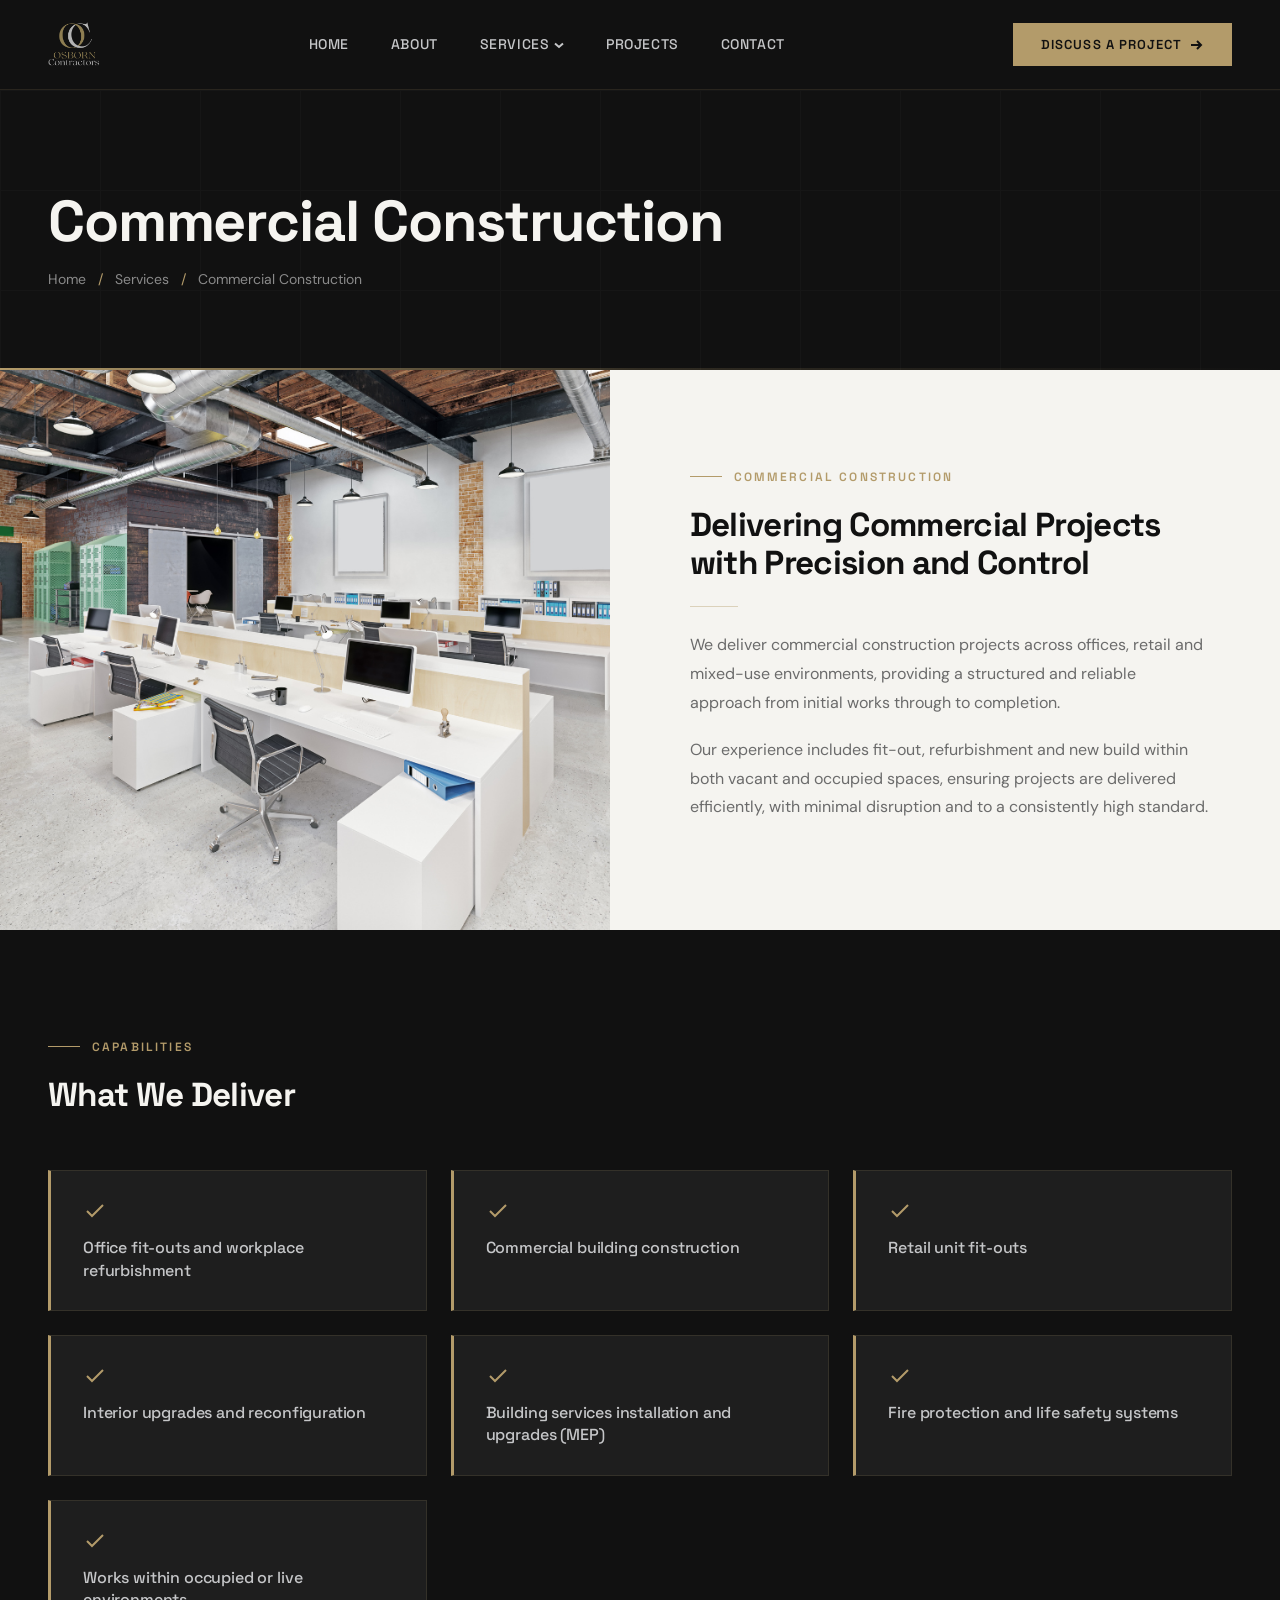
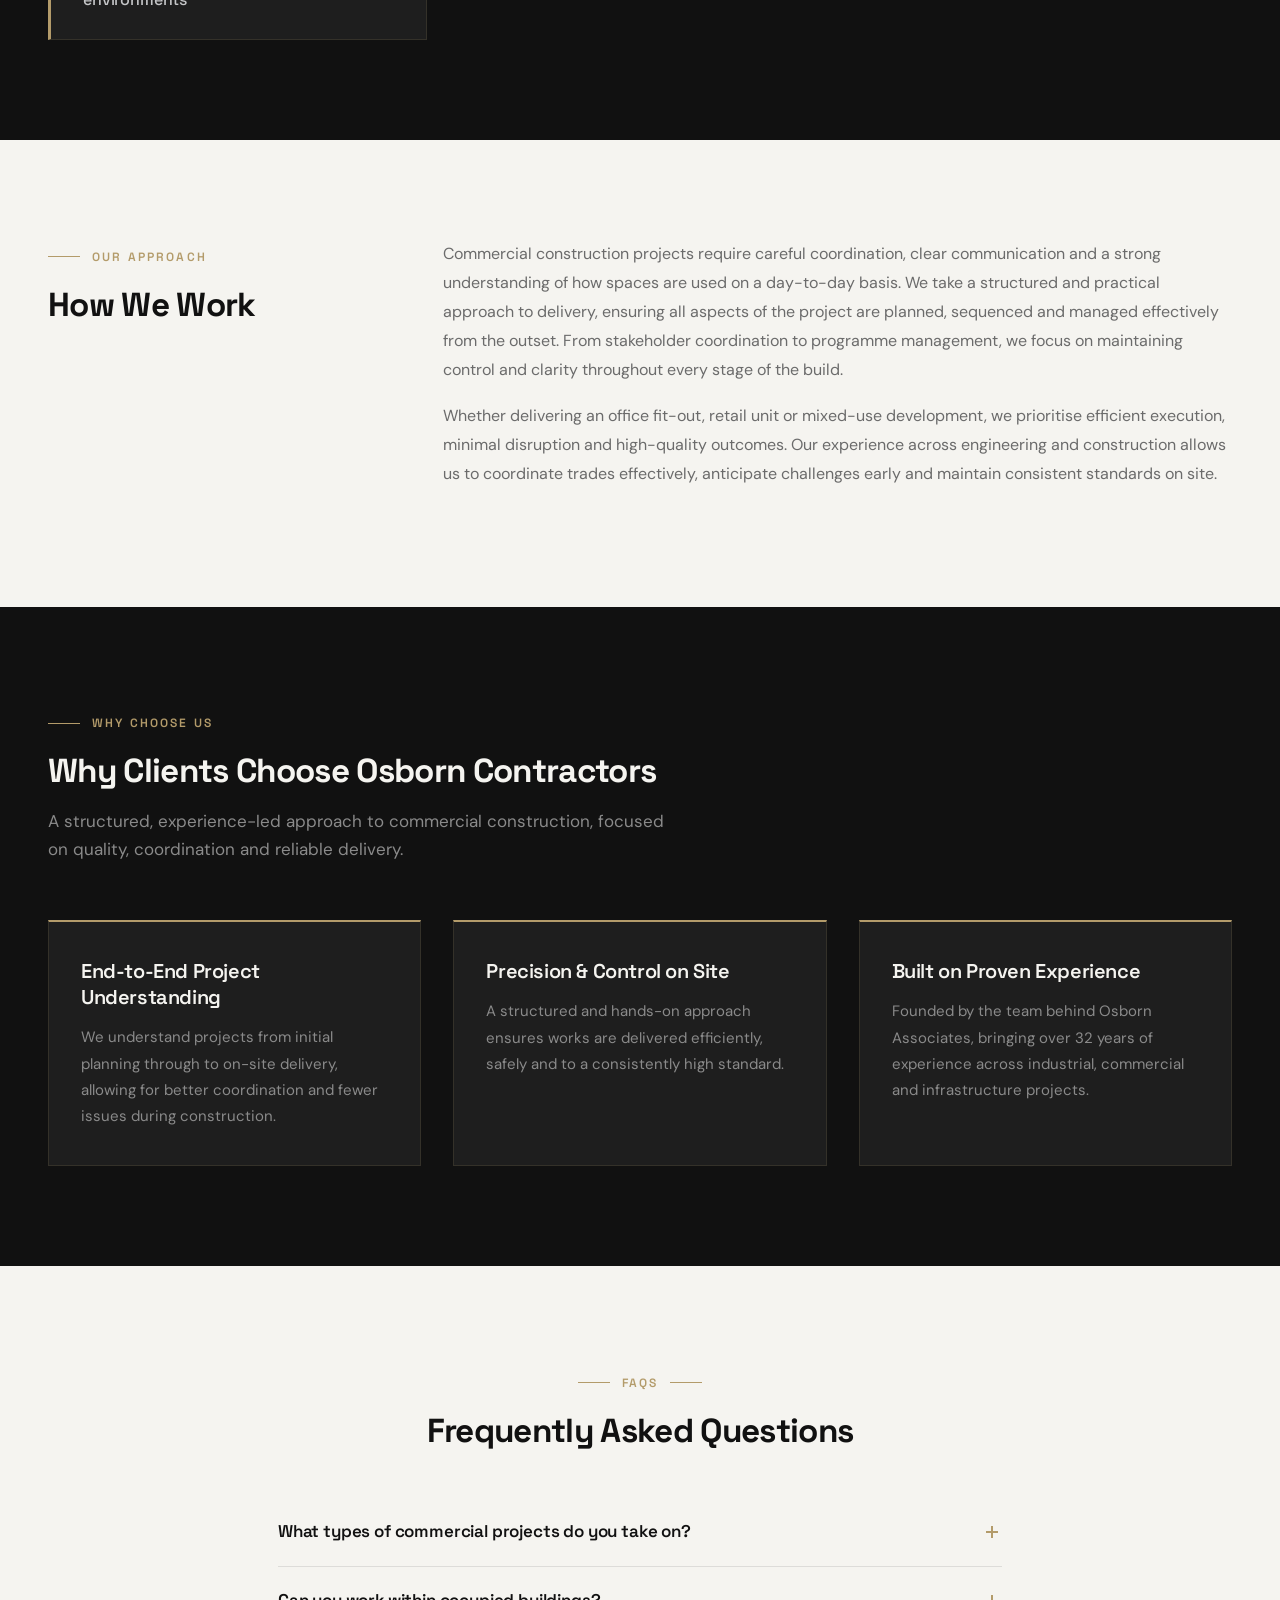
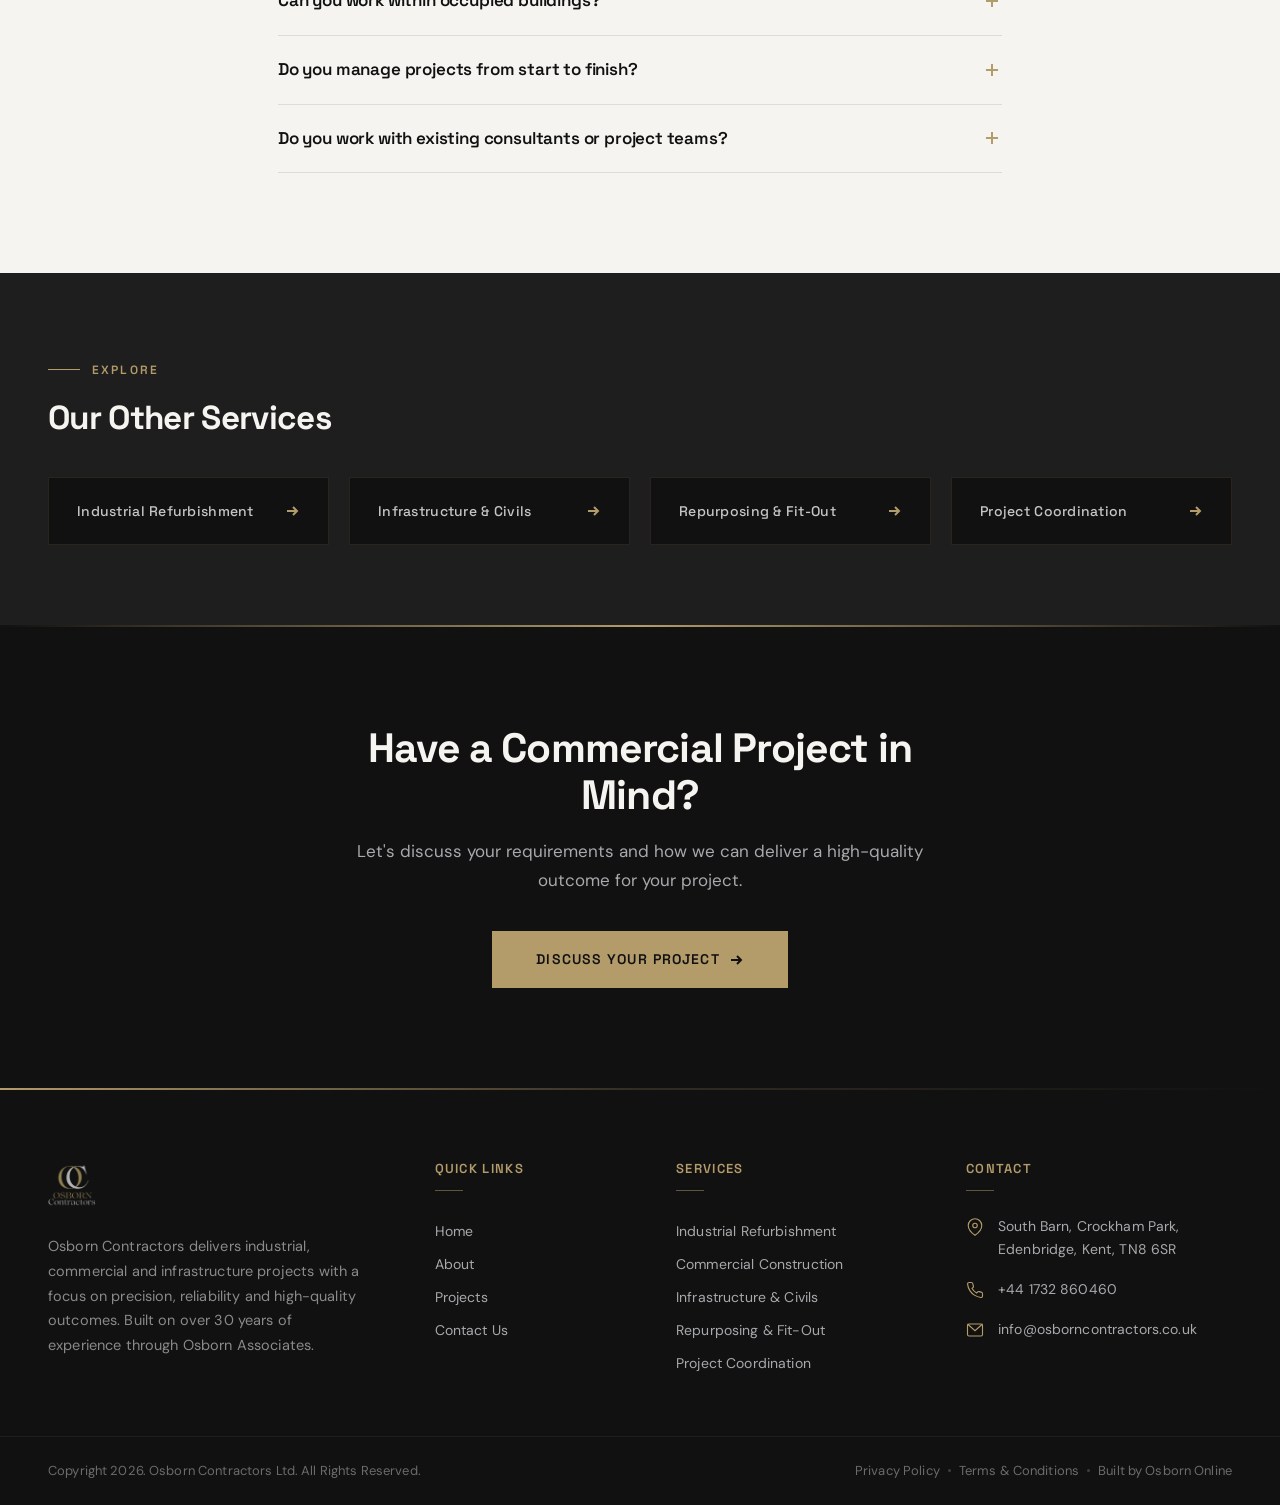
<file: services/commercial-construction.html>
<!DOCTYPE html>
<html lang="en">
<head>
  <meta charset="UTF-8">
  <meta name="viewport" content="width=device-width, initial-scale=1.0">
  <title>Commercial Construction | Osborn Contractors - Commercial Builders UK</title>
  <meta name="description" content="Commercial construction services across the UK. Office fit-outs, retail units, mixed-use developments and refurbishment delivered with precision by Osborn Contractors.">
  <link rel="icon" type="image/png" href="../assets/icons/favicon.png">
  <link rel="apple-touch-icon" href="../assets/icons/favicon.png">
  <link rel="preconnect" href="https://fonts.googleapis.com">
  <link rel="preconnect" href="https://fonts.gstatic.com" crossorigin>
  <link href="https://fonts.googleapis.com/css2?family=Space+Grotesk:wght@400;500;600;700&family=DM+Sans:wght@400;500;600&display=swap" rel="stylesheet">
  <link rel="stylesheet" href="../css/variables.css">
  <link rel="stylesheet" href="../css/reset.css">
  <link rel="stylesheet" href="../css/navbar.css">
  <link rel="stylesheet" href="../css/global.css">
  <link rel="stylesheet" href="../css/pages/services.css">
  <link rel="stylesheet" href="../css/footer.css">
</head>
<body>

  <nav class="osb-nav" id="osbNav">
    <div class="osb-nav__container">
      <a href="/" class="osb-nav__logo" aria-label="Osborn Contractors - Home"><img src="../assets/images/global/logo.png" alt="Osborn Contractors" width="180" height="52"></a>
      <ul class="osb-nav__links">
        <li><a href="/" class="osb-nav__link">Home</a></li>
        <li><a href="/about" class="osb-nav__link">About</a></li>
        <li class="osb-nav__dropdown-parent">
          <a href="javascript:void(0)" class="osb-nav__link">Services <svg class="osb-nav__chevron" viewBox="0 0 10 10" aria-hidden="true"><polyline points="1,3.5 5,7 9,3.5"/></svg></a>
          <ul class="osb-nav__dropdown">
            <li><a href="/services/industrial-refurbishment" class="osb-nav__dropdown-link">Industrial Refurbishment</a></li>
            <li><a href="/services/commercial-construction" class="osb-nav__dropdown-link">Commercial Construction</a></li>
            <li><a href="/services/infrastructure-and-civils" class="osb-nav__dropdown-link">Infrastructure & Civils</a></li>
            <li><a href="/services/repurposing-and-fit-out" class="osb-nav__dropdown-link">Repurposing & Fit-Out</a></li>
            <li><a href="/services/project-coordination" class="osb-nav__dropdown-link">Project Coordination</a></li>
          </ul>
        </li>
        <li><a href="/projects" class="osb-nav__link">Projects</a></li>
        <li><a href="/contact" class="osb-nav__link">Contact</a></li>
      </ul>
      <a href="/contact" class="osb-nav__cta">Discuss A Project <svg class="osb-nav__cta-arrow" viewBox="0 0 14 14" aria-hidden="true"><line x1="1" y1="7" x2="11" y2="7"/><polyline points="7,3 11,7 7,11"/></svg></a>
      <button class="osb-nav__toggle" id="osbNavToggle" aria-label="Toggle navigation menu" aria-expanded="false"><span class="osb-nav__toggle-bar"></span><span class="osb-nav__toggle-bar"></span><span class="osb-nav__toggle-bar"></span></button>
    </div>
  </nav>
  <div class="osb-nav__mobile" id="osbMobileMenu">
    <ul class="osb-nav__mobile-list">
      <li><a href="/" class="osb-nav__mobile-link">Home</a></li>
      <li><a href="/about" class="osb-nav__mobile-link">About</a></li>
      <li>
        <a href="javascript:void(0)" class="osb-nav__mobile-link" id="osbMobileServicesToggle">Services <svg class="osb-nav__mobile-chevron" id="osbMobileServicesChevron" viewBox="0 0 14 14" aria-hidden="true"><polyline points="2,5 7,10 12,5"/></svg></a>
        <ul class="osb-nav__mobile-sub" id="osbMobileServicesSub">
          <li><a href="/services/industrial-refurbishment" class="osb-nav__mobile-sub-link">Industrial Refurbishment</a></li>
          <li><a href="/services/commercial-construction" class="osb-nav__mobile-sub-link">Commercial Construction</a></li>
          <li><a href="/services/infrastructure-and-civils" class="osb-nav__mobile-sub-link">Infrastructure & Civils</a></li>
          <li><a href="/services/repurposing-and-fit-out" class="osb-nav__mobile-sub-link">Repurposing & Fit-Out</a></li>
          <li><a href="/services/project-coordination" class="osb-nav__mobile-sub-link">Project Coordination</a></li>
        </ul>
      </li>
      <li><a href="/projects" class="osb-nav__mobile-link">Projects</a></li>
      <li><a href="/contact" class="osb-nav__mobile-link">Contact</a></li>
    </ul>
    <a href="/contact" class="osb-nav__mobile-cta">Discuss A Project</a>
  </div>
  <div class="osb-nav-spacer"></div>

  <main>

    <section class="osb-sv-hero">
      <div class="osb-sv-hero__grid"></div>
      <div class="osb-sv-hero__container">
        <h1 class="osb-sv-hero__title">Commercial Construction</h1>
        <p class="osb-sv-hero__breadcrumb"><a href="/">Home</a> <span>/</span> <a href="/services">Services</a> <span>/</span> Commercial Construction</p>
      </div>
      <div class="osb-sv-hero__accent"></div>
    </section>

    <section class="osb-sv-intro">
      <div class="osb-sv-intro__split">
        <div class="osb-sv-intro__image osb-reveal" data-delay="0">
          <img src="../assets/images/services/commercial-construction.png" alt="Commercial Construction project" loading="lazy">
        </div>
        <div class="osb-sv-intro__text osb-reveal" data-delay="200">
          <div class="osb-sv-intro__text-inner">
            <div class="osb-sv__label"><span class="osb-sv__label-line"></span><span class="osb-sv__label-text">Commercial Construction</span></div>
            <h2 class="osb-sv__heading">Delivering Commercial Projects with Precision and Control</h2>
            <div class="osb-sv__divider"></div>
            <p class="osb-sv__body">We deliver commercial construction projects across offices, retail and mixed-use environments, providing a structured and reliable approach from initial works through to completion.</p>
            <p class="osb-sv__body">Our experience includes fit-out, refurbishment and new build within both vacant and occupied spaces, ensuring projects are delivered efficiently, with minimal disruption and to a consistently high standard.</p>
          </div>
        </div>
      </div>
    </section>

    <section class="osb-sv-deliver">
      <div class="osb-sv-deliver__container">
        <div class="osb-sv-deliver__header osb-reveal" data-delay="0">
          <div class="osb-sv__label"><span class="osb-sv__label-line"></span><span class="osb-sv__label-text">Capabilities</span></div>
          <h2 class="osb-sv__heading osb-sv__heading--light">What We Deliver</h2>
        </div>
        <div class="osb-sv-deliver__grid">
          <div class="osb-sv-deliver__item osb-reveal" data-delay="0"><svg class="osb-sv-deliver__item-icon" viewBox="0 0 24 24" aria-hidden="true"><polyline points="20,6 9,17 4,12"/></svg><div class="osb-sv-deliver__item-text">Office fit-outs and workplace refurbishment</div></div>
          <div class="osb-sv-deliver__item osb-reveal" data-delay="60"><svg class="osb-sv-deliver__item-icon" viewBox="0 0 24 24" aria-hidden="true"><polyline points="20,6 9,17 4,12"/></svg><div class="osb-sv-deliver__item-text">Commercial building construction</div></div>
          <div class="osb-sv-deliver__item osb-reveal" data-delay="120"><svg class="osb-sv-deliver__item-icon" viewBox="0 0 24 24" aria-hidden="true"><polyline points="20,6 9,17 4,12"/></svg><div class="osb-sv-deliver__item-text">Retail unit fit-outs</div></div>
          <div class="osb-sv-deliver__item osb-reveal" data-delay="180"><svg class="osb-sv-deliver__item-icon" viewBox="0 0 24 24" aria-hidden="true"><polyline points="20,6 9,17 4,12"/></svg><div class="osb-sv-deliver__item-text">Interior upgrades and reconfiguration</div></div>
          <div class="osb-sv-deliver__item osb-reveal" data-delay="240"><svg class="osb-sv-deliver__item-icon" viewBox="0 0 24 24" aria-hidden="true"><polyline points="20,6 9,17 4,12"/></svg><div class="osb-sv-deliver__item-text">Building services installation and upgrades (MEP)</div></div>
          <div class="osb-sv-deliver__item osb-reveal" data-delay="300"><svg class="osb-sv-deliver__item-icon" viewBox="0 0 24 24" aria-hidden="true"><polyline points="20,6 9,17 4,12"/></svg><div class="osb-sv-deliver__item-text">Fire protection and life safety systems</div></div>
          <div class="osb-sv-deliver__item osb-reveal" data-delay="360"><svg class="osb-sv-deliver__item-icon" viewBox="0 0 24 24" aria-hidden="true"><polyline points="20,6 9,17 4,12"/></svg><div class="osb-sv-deliver__item-text">Works within occupied or live environments</div></div>
        </div>
      </div>
    </section>

    <section class="osb-sv-approach">
      <div class="osb-sv-approach__container">
        <div class="osb-sv-approach__left osb-reveal" data-delay="0">
          <div class="osb-sv__label"><span class="osb-sv__label-line"></span><span class="osb-sv__label-text">Our Approach</span></div>
          <h2 class="osb-sv__heading">How We Work</h2>
        </div>
        <div class="osb-sv-approach__right osb-reveal" data-delay="150">
          <p class="osb-sv__body">Commercial construction projects require careful coordination, clear communication and a strong understanding of how spaces are used on a day-to-day basis. We take a structured and practical approach to delivery, ensuring all aspects of the project are planned, sequenced and managed effectively from the outset. From stakeholder coordination to programme management, we focus on maintaining control and clarity throughout every stage of the build.</p>
          <p class="osb-sv__body">Whether delivering an office fit-out, retail unit or mixed-use development, we prioritise efficient execution, minimal disruption and high-quality outcomes. Our experience across engineering and construction allows us to coordinate trades effectively, anticipate challenges early and maintain consistent standards on site.</p>
        </div>
      </div>
    </section>

    <section class="osb-sv-why">
      <div class="osb-sv-why__container">
        <div class="osb-sv-why__header osb-reveal" data-delay="0">
          <div class="osb-sv__label"><span class="osb-sv__label-line"></span><span class="osb-sv__label-text">Why Choose Us</span></div>
          <h2 class="osb-sv__heading osb-sv__heading--light">Why Clients Choose Osborn Contractors</h2>
          <p class="osb-sv-why__sub">A structured, experience-led approach to commercial construction, focused on quality, coordination and reliable delivery.</p>
        </div>
        <div class="osb-sv-why__grid">
          <div class="osb-sv-why__pillar osb-reveal" data-delay="0"><h3 class="osb-sv-why__pillar-title">End-to-End Project Understanding</h3><p class="osb-sv-why__pillar-desc">We understand projects from initial planning through to on-site delivery, allowing for better coordination and fewer issues during construction.</p></div>
          <div class="osb-sv-why__pillar osb-reveal" data-delay="120"><h3 class="osb-sv-why__pillar-title">Precision & Control on Site</h3><p class="osb-sv-why__pillar-desc">A structured and hands-on approach ensures works are delivered efficiently, safely and to a consistently high standard.</p></div>
          <div class="osb-sv-why__pillar osb-reveal" data-delay="240"><h3 class="osb-sv-why__pillar-title">Built on Proven Experience</h3><p class="osb-sv-why__pillar-desc">Founded by the team behind Osborn Associates, bringing over 32 years of experience across industrial, commercial and infrastructure projects.</p></div>
        </div>
      </div>
    </section>

    <section class="osb-sv-faq">
      <div class="osb-sv-faq__container">
        <div class="osb-sv-faq__header osb-reveal" data-delay="0">
          <div class="osb-sv__label"><span class="osb-sv__label-line"></span><span class="osb-sv__label-text">FAQs</span><span class="osb-sv__label-line"></span></div>
          <h2 class="osb-sv__heading">Frequently Asked Questions</h2>
        </div>
        <div class="osb-sv-faq__item">
          <button class="osb-sv-faq__question" type="button">What types of commercial projects do you take on? <svg class="osb-sv-faq__icon" viewBox="0 0 20 20" aria-hidden="true"><line x1="10" y1="4" x2="10" y2="16"/><line x1="4" y1="10" x2="16" y2="10"/></svg></button>
          <div class="osb-sv-faq__answer"><p class="osb-sv-faq__answer-text">We deliver a range of commercial construction projects including office fit-outs, retail units and mixed-use developments, as well as refurbishment and upgrade works.</p></div>
        </div>
        <div class="osb-sv-faq__item">
          <button class="osb-sv-faq__question" type="button">Can you work within occupied buildings? <svg class="osb-sv-faq__icon" viewBox="0 0 20 20" aria-hidden="true"><line x1="10" y1="4" x2="10" y2="16"/><line x1="4" y1="10" x2="16" y2="10"/></svg></button>
          <div class="osb-sv-faq__answer"><p class="osb-sv-faq__answer-text">Yes. We regularly carry out works within occupied environments, carefully planning projects to minimise disruption and maintain day-to-day operations.</p></div>
        </div>
        <div class="osb-sv-faq__item">
          <button class="osb-sv-faq__question" type="button">Do you manage projects from start to finish? <svg class="osb-sv-faq__icon" viewBox="0 0 20 20" aria-hidden="true"><line x1="10" y1="4" x2="10" y2="16"/><line x1="4" y1="10" x2="16" y2="10"/></svg></button>
          <div class="osb-sv-faq__answer"><p class="osb-sv-faq__answer-text">Yes. We provide end-to-end project coordination, managing all aspects of delivery from planning through to completion and handover.</p></div>
        </div>
        <div class="osb-sv-faq__item">
          <button class="osb-sv-faq__question" type="button">Do you work with existing consultants or project teams? <svg class="osb-sv-faq__icon" viewBox="0 0 20 20" aria-hidden="true"><line x1="10" y1="4" x2="10" y2="16"/><line x1="4" y1="10" x2="16" y2="10"/></svg></button>
          <div class="osb-sv-faq__answer"><p class="osb-sv-faq__answer-text">Absolutely. We work closely with clients, designers and consultants to ensure projects are delivered efficiently and to a high standard.</p></div>
        </div>
      </div>
    </section>

    <section class="osb-sv-other">
      <div class="osb-sv-other__container">
        <div class="osb-sv-other__header osb-reveal" data-delay="0">
          <div class="osb-sv__label"><span class="osb-sv__label-line"></span><span class="osb-sv__label-text">Explore</span></div>
          <h2 class="osb-sv__heading osb-sv__heading--light">Our Other Services</h2>
        </div>
        <div class="osb-sv-other__grid">
          <a href="/services/industrial-refurbishment" class="osb-sv-other__link osb-reveal" data-delay="0"><span class="osb-sv-other__link-text">Industrial Refurbishment</span><svg class="osb-sv-other__link-arrow" viewBox="0 0 14 14" aria-hidden="true"><line x1="1" y1="7" x2="11" y2="7"/><polyline points="7,3 11,7 7,11"/></svg></a>
          <a href="/services/infrastructure-and-civils" class="osb-sv-other__link osb-reveal" data-delay="80"><span class="osb-sv-other__link-text">Infrastructure & Civils</span><svg class="osb-sv-other__link-arrow" viewBox="0 0 14 14" aria-hidden="true"><line x1="1" y1="7" x2="11" y2="7"/><polyline points="7,3 11,7 7,11"/></svg></a>
          <a href="/services/repurposing-and-fit-out" class="osb-sv-other__link osb-reveal" data-delay="160"><span class="osb-sv-other__link-text">Repurposing & Fit-Out</span><svg class="osb-sv-other__link-arrow" viewBox="0 0 14 14" aria-hidden="true"><line x1="1" y1="7" x2="11" y2="7"/><polyline points="7,3 11,7 7,11"/></svg></a>
          <a href="/services/project-coordination" class="osb-sv-other__link osb-reveal" data-delay="240"><span class="osb-sv-other__link-text">Project Coordination</span><svg class="osb-sv-other__link-arrow" viewBox="0 0 14 14" aria-hidden="true"><line x1="1" y1="7" x2="11" y2="7"/><polyline points="7,3 11,7 7,11"/></svg></a>
        </div>
      </div>
    </section>

    <section class="osb-sv-cta">
      <div class="osb-sv-cta__bg"></div>
      <div class="osb-sv-cta__accent"></div>
      <div class="osb-sv-cta__container">
        <div class="osb-sv-cta__content osb-reveal" data-delay="0">
          <h2 class="osb-sv-cta__heading">Have a Commercial Project in Mind?</h2>
          <p class="osb-sv-cta__sub">Let's discuss your requirements and how we can deliver a high-quality outcome for your project.</p>
          <a href="/contact" class="osb-sv-cta__btn">Discuss Your Project <svg class="osb-sv-cta__btn-arrow" viewBox="0 0 14 14" aria-hidden="true"><line x1="1" y1="7" x2="11" y2="7"/><polyline points="7,3 11,7 7,11"/></svg></a>
        </div>
      </div>
    </section>
  </main>

  <footer class="osb-footer">
    <div class="osb-footer__accent"></div>
    <div class="osb-footer__main">
      <div class="osb-footer__col"><a href="/" class="osb-footer__brand-logo" aria-label="Osborn Contractors - Home"><img src="../assets/images/global/logo.png" alt="Osborn Contractors" width="180" height="48" loading="lazy"></a><p class="osb-footer__brand-text">Osborn Contractors delivers industrial, commercial and infrastructure projects with a focus on precision, reliability and high-quality outcomes. Built on over 30 years of experience through Osborn Associates.</p></div>
      <div class="osb-footer__col"><h3 class="osb-footer__heading">Quick Links</h3><ul class="osb-footer__list"><li><a href="/" class="osb-footer__list-link">Home</a></li><li><a href="/about" class="osb-footer__list-link">About</a></li><li><a href="/projects" class="osb-footer__list-link">Projects</a></li><li><a href="/contact" class="osb-footer__list-link">Contact Us</a></li></ul></div>
      <div class="osb-footer__col"><h3 class="osb-footer__heading">Services</h3><ul class="osb-footer__list"><li><a href="/services/industrial-refurbishment" class="osb-footer__list-link">Industrial Refurbishment</a></li><li><a href="/services/commercial-construction" class="osb-footer__list-link">Commercial Construction</a></li><li><a href="/services/infrastructure-and-civils" class="osb-footer__list-link">Infrastructure & Civils</a></li><li><a href="/services/repurposing-and-fit-out" class="osb-footer__list-link">Repurposing & Fit-Out</a></li><li><a href="/services/project-coordination" class="osb-footer__list-link">Project Coordination</a></li></ul></div>
      <div class="osb-footer__col"><h3 class="osb-footer__heading">Contact</h3><div class="osb-footer__contact-item"><svg class="osb-footer__contact-icon" viewBox="0 0 24 24" aria-hidden="true"><path d="M21 10c0 7-9 13-9 13s-9-6-9-13a9 9 0 0118 0z"/><circle cx="12" cy="10" r="3"/></svg><div class="osb-footer__contact-text">South Barn, Crockham Park,<br>Edenbridge, Kent, TN8 6SR</div></div><div class="osb-footer__contact-item"><svg class="osb-footer__contact-icon" viewBox="0 0 24 24" aria-hidden="true"><path d="M22 16.92v3a2 2 0 01-2.18 2 19.79 19.79 0 01-8.63-3.07 19.5 19.5 0 01-6-6 19.79 19.79 0 01-3.07-8.67A2 2 0 014.11 2h3a2 2 0 012 1.72c.127.96.361 1.903.7 2.81a2 2 0 01-.45 2.11L8.09 9.91a16 16 0 006 6l1.27-1.27a2 2 0 012.11-.45c.907.339 1.85.573 2.81.7A2 2 0 0122 16.92z"/></svg><div class="osb-footer__contact-text"><a href="tel:+441732860460">+44 1732 860460</a></div></div><div class="osb-footer__contact-item"><svg class="osb-footer__contact-icon" viewBox="0 0 24 24" aria-hidden="true"><rect x="2" y="4" width="20" height="16" rx="2"/><polyline points="22,4 12,13 2,4"/></svg><div class="osb-footer__contact-text"><a href="mailto:info@osborncontractors.co.uk">info@osborncontractors.co.uk</a></div></div></div>
    </div>
    <div class="osb-footer__bottom"><div class="osb-footer__bottom-inner"><p class="osb-footer__copyright">Copyright 2026. Osborn Contractors Ltd. All Rights Reserved.</p><div class="osb-footer__legal"><a href="/privacy-policy" class="osb-footer__legal-link">Privacy Policy</a><span class="osb-footer__legal-sep"></span><a href="/terms" class="osb-footer__legal-link">Terms & Conditions</a><span class="osb-footer__legal-sep"></span><span class="osb-footer__credit">Built by <a href="https://osbornonline.com" target="_blank" rel="noopener" class="osb-footer__credit-link">Osborn Online</a></span></div></div></div>
  </footer>

  <script src="../js/navbar.js"></script>
  <script src="../js/scroll-reveal.js"></script>
  <script>
  (function() {
    var faqItems = document.querySelectorAll('.osb-sv-faq__item');
    faqItems.forEach(function(item) {
      var btn = item.querySelector('.osb-sv-faq__question');
      if (!btn) return;
      btn.addEventListener('click', function() {
        var isOpen = item.classList.contains('osb-faq-open');
        faqItems.forEach(function(o) { o.classList.remove('osb-faq-open'); });
        if (!isOpen) item.classList.add('osb-faq-open');
      });
    });
  })();
  </script>
</body>
</html>
</file>
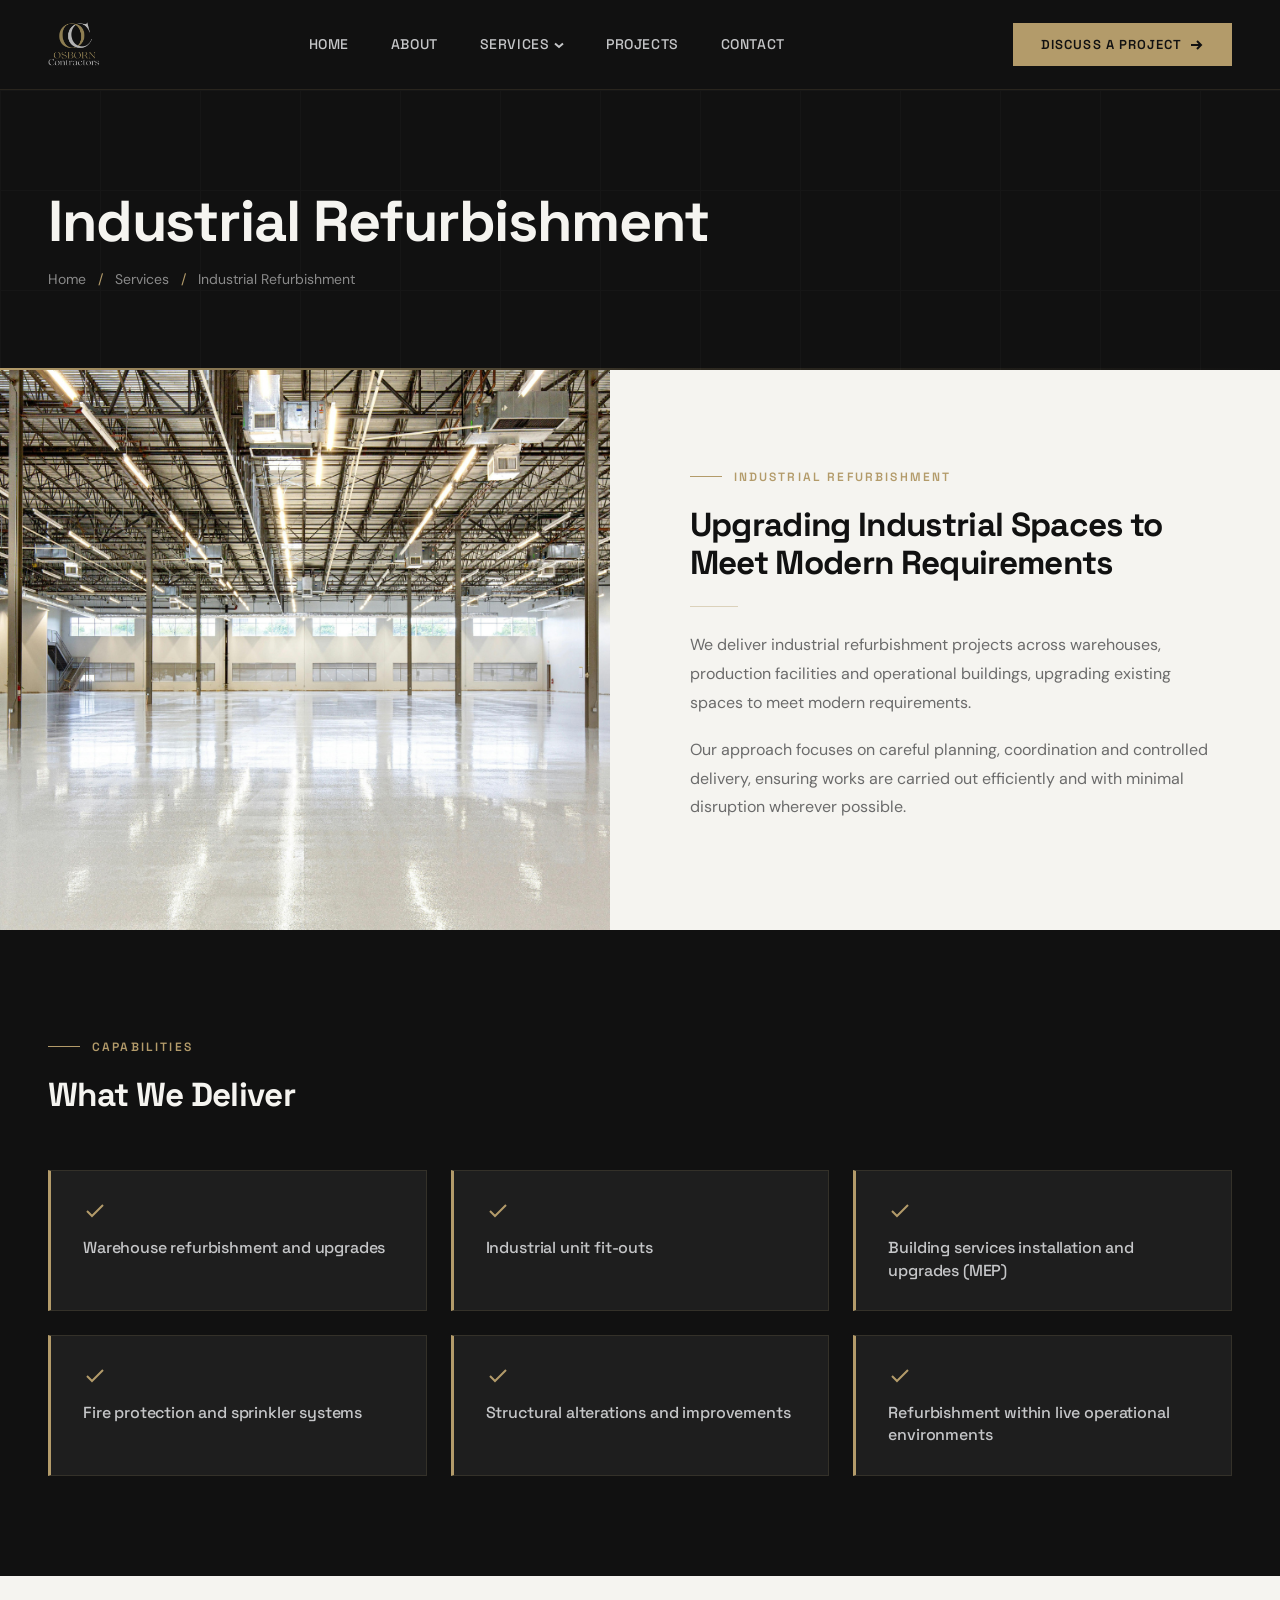
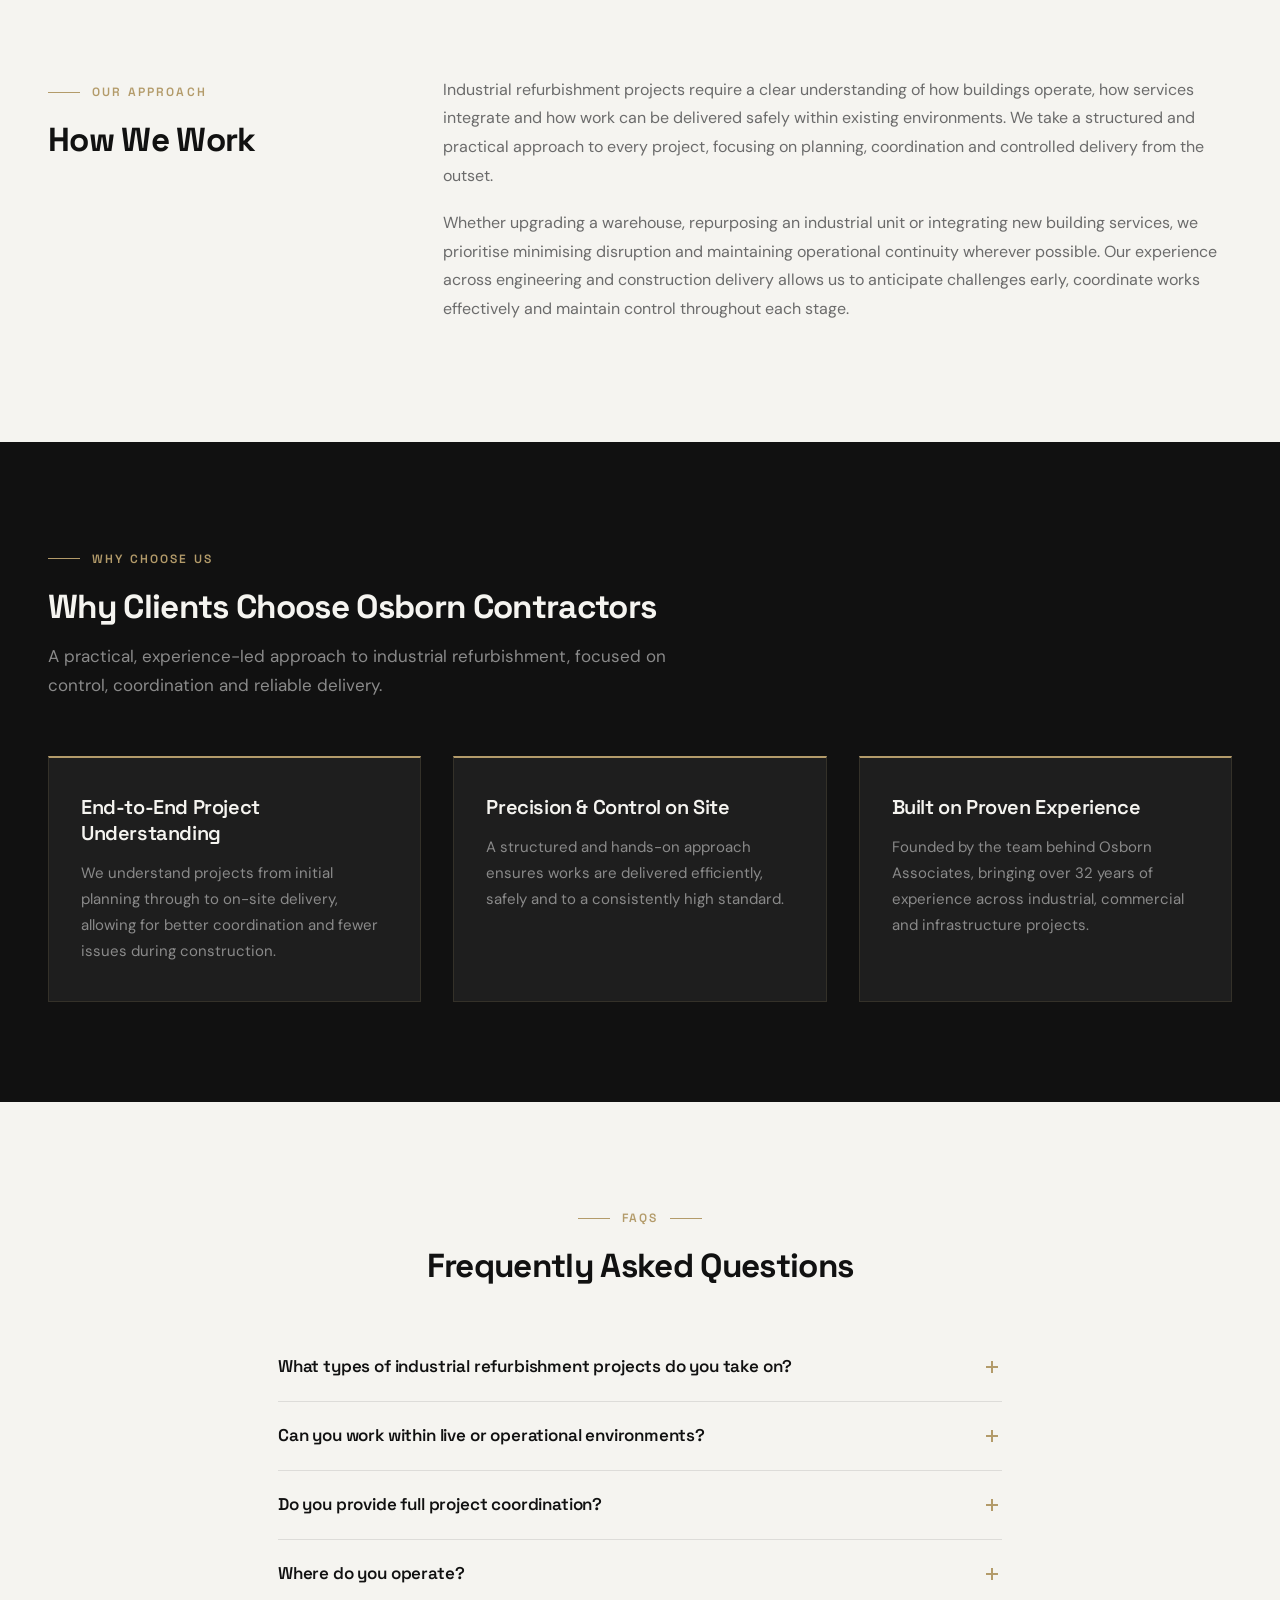
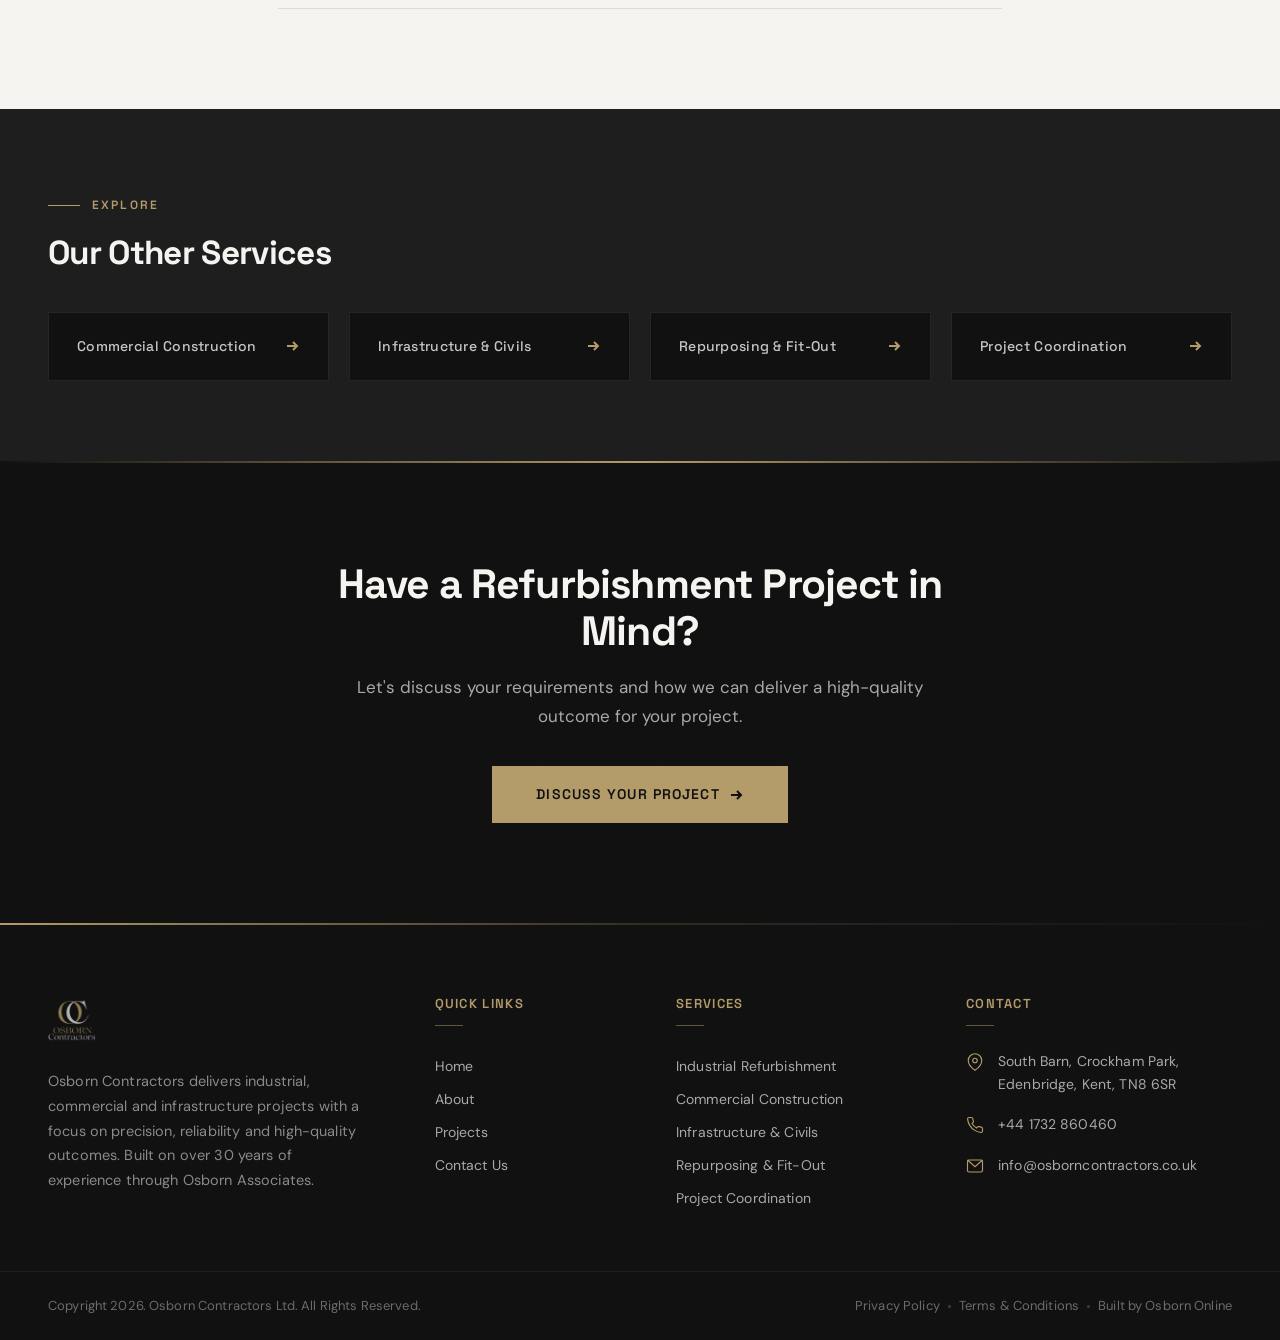
<file: services/industrial-refurbishment.html>
<!DOCTYPE html>
<html lang="en">
<head>
  <meta charset="UTF-8">
  <meta name="viewport" content="width=device-width, initial-scale=1.0">
  <title>Industrial Refurbishment | Osborn Contractors - Refurbishment Contractors UK</title>
  <meta name="description" content="Industrial refurbishment services across the UK. Warehouse upgrades, MEP installation, structural works and fire protection delivered with precision by Osborn Contractors.">
  <link rel="icon" type="image/png" href="../assets/icons/favicon.png">
  <link rel="apple-touch-icon" href="../assets/icons/favicon.png">
  <link rel="preconnect" href="https://fonts.googleapis.com">
  <link rel="preconnect" href="https://fonts.gstatic.com" crossorigin>
  <link href="https://fonts.googleapis.com/css2?family=Space+Grotesk:wght@400;500;600;700&family=DM+Sans:wght@400;500;600&display=swap" rel="stylesheet">
  <link rel="stylesheet" href="../css/variables.css">
  <link rel="stylesheet" href="../css/reset.css">
  <link rel="stylesheet" href="../css/navbar.css">
  <link rel="stylesheet" href="../css/global.css">
  <link rel="stylesheet" href="../css/pages/services.css">
  <link rel="stylesheet" href="../css/footer.css">
</head>
<body>

  <nav class="osb-nav" id="osbNav">
    <div class="osb-nav__container">
      <a href="/" class="osb-nav__logo" aria-label="Osborn Contractors - Home"><img src="../assets/images/global/logo.png" alt="Osborn Contractors" width="180" height="52"></a>
      <ul class="osb-nav__links">
        <li><a href="/" class="osb-nav__link">Home</a></li>
        <li><a href="/about" class="osb-nav__link">About</a></li>
        <li class="osb-nav__dropdown-parent">
          <a href="javascript:void(0)" class="osb-nav__link">Services <svg class="osb-nav__chevron" viewBox="0 0 10 10" aria-hidden="true"><polyline points="1,3.5 5,7 9,3.5"/></svg></a>
          <ul class="osb-nav__dropdown">
            <li><a href="/services/industrial-refurbishment" class="osb-nav__dropdown-link">Industrial Refurbishment</a></li>
            <li><a href="/services/commercial-construction" class="osb-nav__dropdown-link">Commercial Construction</a></li>
            <li><a href="/services/infrastructure-and-civils" class="osb-nav__dropdown-link">Infrastructure & Civils</a></li>
            <li><a href="/services/repurposing-and-fit-out" class="osb-nav__dropdown-link">Repurposing & Fit-Out</a></li>
            <li><a href="/services/project-coordination" class="osb-nav__dropdown-link">Project Coordination</a></li>
          </ul>
        </li>
        <li><a href="/projects" class="osb-nav__link">Projects</a></li>
        <li><a href="/contact" class="osb-nav__link">Contact</a></li>
      </ul>
      <a href="/contact" class="osb-nav__cta">Discuss A Project <svg class="osb-nav__cta-arrow" viewBox="0 0 14 14" aria-hidden="true"><line x1="1" y1="7" x2="11" y2="7"/><polyline points="7,3 11,7 7,11"/></svg></a>
      <button class="osb-nav__toggle" id="osbNavToggle" aria-label="Toggle navigation menu" aria-expanded="false"><span class="osb-nav__toggle-bar"></span><span class="osb-nav__toggle-bar"></span><span class="osb-nav__toggle-bar"></span></button>
    </div>
  </nav>
  <div class="osb-nav__mobile" id="osbMobileMenu">
    <ul class="osb-nav__mobile-list">
      <li><a href="/" class="osb-nav__mobile-link">Home</a></li>
      <li><a href="/about" class="osb-nav__mobile-link">About</a></li>
      <li>
        <a href="javascript:void(0)" class="osb-nav__mobile-link" id="osbMobileServicesToggle">Services <svg class="osb-nav__mobile-chevron" id="osbMobileServicesChevron" viewBox="0 0 14 14" aria-hidden="true"><polyline points="2,5 7,10 12,5"/></svg></a>
        <ul class="osb-nav__mobile-sub" id="osbMobileServicesSub">
          <li><a href="/services/industrial-refurbishment" class="osb-nav__mobile-sub-link">Industrial Refurbishment</a></li>
          <li><a href="/services/commercial-construction" class="osb-nav__mobile-sub-link">Commercial Construction</a></li>
          <li><a href="/services/infrastructure-and-civils" class="osb-nav__mobile-sub-link">Infrastructure & Civils</a></li>
          <li><a href="/services/repurposing-and-fit-out" class="osb-nav__mobile-sub-link">Repurposing & Fit-Out</a></li>
          <li><a href="/services/project-coordination" class="osb-nav__mobile-sub-link">Project Coordination</a></li>
        </ul>
      </li>
      <li><a href="/projects" class="osb-nav__mobile-link">Projects</a></li>
      <li><a href="/contact" class="osb-nav__mobile-link">Contact</a></li>
    </ul>
    <a href="/contact" class="osb-nav__mobile-cta">Discuss A Project</a>
  </div>
  <div class="osb-nav-spacer"></div>

  <main>

    <section class="osb-sv-hero">
      <div class="osb-sv-hero__grid"></div>
      <div class="osb-sv-hero__container">
        <h1 class="osb-sv-hero__title">Industrial Refurbishment</h1>
        <p class="osb-sv-hero__breadcrumb"><a href="/">Home</a> <span>/</span> <a href="/services">Services</a> <span>/</span> Industrial Refurbishment</p>
      </div>
      <div class="osb-sv-hero__accent"></div>
    </section>

    <section class="osb-sv-intro">
      <div class="osb-sv-intro__split">
        <div class="osb-sv-intro__image osb-reveal" data-delay="0">
          <img src="../assets/images/services/industrial-refurbishment.png" alt="Industrial Refurbishment project" loading="lazy">
        </div>
        <div class="osb-sv-intro__text osb-reveal" data-delay="200">
          <div class="osb-sv-intro__text-inner">
            <div class="osb-sv__label"><span class="osb-sv__label-line"></span><span class="osb-sv__label-text">Industrial Refurbishment</span></div>
            <h2 class="osb-sv__heading">Upgrading Industrial Spaces to Meet Modern Requirements</h2>
            <div class="osb-sv__divider"></div>
            <p class="osb-sv__body">We deliver industrial refurbishment projects across warehouses, production facilities and operational buildings, upgrading existing spaces to meet modern requirements.</p>
            <p class="osb-sv__body">Our approach focuses on careful planning, coordination and controlled delivery, ensuring works are carried out efficiently and with minimal disruption wherever possible.</p>
          </div>
        </div>
      </div>
    </section>

    <section class="osb-sv-deliver">
      <div class="osb-sv-deliver__container">
        <div class="osb-sv-deliver__header osb-reveal" data-delay="0">
          <div class="osb-sv__label"><span class="osb-sv__label-line"></span><span class="osb-sv__label-text">Capabilities</span></div>
          <h2 class="osb-sv__heading osb-sv__heading--light">What We Deliver</h2>
        </div>
        <div class="osb-sv-deliver__grid">
          <div class="osb-sv-deliver__item osb-reveal" data-delay="0"><svg class="osb-sv-deliver__item-icon" viewBox="0 0 24 24" aria-hidden="true"><polyline points="20,6 9,17 4,12"/></svg><div class="osb-sv-deliver__item-text">Warehouse refurbishment and upgrades</div></div>
          <div class="osb-sv-deliver__item osb-reveal" data-delay="60"><svg class="osb-sv-deliver__item-icon" viewBox="0 0 24 24" aria-hidden="true"><polyline points="20,6 9,17 4,12"/></svg><div class="osb-sv-deliver__item-text">Industrial unit fit-outs</div></div>
          <div class="osb-sv-deliver__item osb-reveal" data-delay="120"><svg class="osb-sv-deliver__item-icon" viewBox="0 0 24 24" aria-hidden="true"><polyline points="20,6 9,17 4,12"/></svg><div class="osb-sv-deliver__item-text">Building services installation and upgrades (MEP)</div></div>
          <div class="osb-sv-deliver__item osb-reveal" data-delay="180"><svg class="osb-sv-deliver__item-icon" viewBox="0 0 24 24" aria-hidden="true"><polyline points="20,6 9,17 4,12"/></svg><div class="osb-sv-deliver__item-text">Fire protection and sprinkler systems</div></div>
          <div class="osb-sv-deliver__item osb-reveal" data-delay="240"><svg class="osb-sv-deliver__item-icon" viewBox="0 0 24 24" aria-hidden="true"><polyline points="20,6 9,17 4,12"/></svg><div class="osb-sv-deliver__item-text">Structural alterations and improvements</div></div>
          <div class="osb-sv-deliver__item osb-reveal" data-delay="300"><svg class="osb-sv-deliver__item-icon" viewBox="0 0 24 24" aria-hidden="true"><polyline points="20,6 9,17 4,12"/></svg><div class="osb-sv-deliver__item-text">Refurbishment within live operational environments</div></div>
        </div>
      </div>
    </section>

    <section class="osb-sv-approach">
      <div class="osb-sv-approach__container">
        <div class="osb-sv-approach__left osb-reveal" data-delay="0">
          <div class="osb-sv__label"><span class="osb-sv__label-line"></span><span class="osb-sv__label-text">Our Approach</span></div>
          <h2 class="osb-sv__heading">How We Work</h2>
        </div>
        <div class="osb-sv-approach__right osb-reveal" data-delay="150">
          <p class="osb-sv__body">Industrial refurbishment projects require a clear understanding of how buildings operate, how services integrate and how work can be delivered safely within existing environments. We take a structured and practical approach to every project, focusing on planning, coordination and controlled delivery from the outset.</p>
          <p class="osb-sv__body">Whether upgrading a warehouse, repurposing an industrial unit or integrating new building services, we prioritise minimising disruption and maintaining operational continuity wherever possible. Our experience across engineering and construction delivery allows us to anticipate challenges early, coordinate works effectively and maintain control throughout each stage.</p>
        </div>
      </div>
    </section>

    <section class="osb-sv-why">
      <div class="osb-sv-why__container">
        <div class="osb-sv-why__header osb-reveal" data-delay="0">
          <div class="osb-sv__label"><span class="osb-sv__label-line"></span><span class="osb-sv__label-text">Why Choose Us</span></div>
          <h2 class="osb-sv__heading osb-sv__heading--light">Why Clients Choose Osborn Contractors</h2>
          <p class="osb-sv-why__sub">A practical, experience-led approach to industrial refurbishment, focused on control, coordination and reliable delivery.</p>
        </div>
        <div class="osb-sv-why__grid">
          <div class="osb-sv-why__pillar osb-reveal" data-delay="0"><h3 class="osb-sv-why__pillar-title">End-to-End Project Understanding</h3><p class="osb-sv-why__pillar-desc">We understand projects from initial planning through to on-site delivery, allowing for better coordination and fewer issues during construction.</p></div>
          <div class="osb-sv-why__pillar osb-reveal" data-delay="120"><h3 class="osb-sv-why__pillar-title">Precision & Control on Site</h3><p class="osb-sv-why__pillar-desc">A structured and hands-on approach ensures works are delivered efficiently, safely and to a consistently high standard.</p></div>
          <div class="osb-sv-why__pillar osb-reveal" data-delay="240"><h3 class="osb-sv-why__pillar-title">Built on Proven Experience</h3><p class="osb-sv-why__pillar-desc">Founded by the team behind Osborn Associates, bringing over 32 years of experience across industrial, commercial and infrastructure projects.</p></div>
        </div>
      </div>
    </section>

    <section class="osb-sv-faq">
      <div class="osb-sv-faq__container">
        <div class="osb-sv-faq__header osb-reveal" data-delay="0">
          <div class="osb-sv__label"><span class="osb-sv__label-line"></span><span class="osb-sv__label-text">FAQs</span><span class="osb-sv__label-line"></span></div>
          <h2 class="osb-sv__heading">Frequently Asked Questions</h2>
        </div>
        <div class="osb-sv-faq__item">
          <button class="osb-sv-faq__question" type="button">What types of industrial refurbishment projects do you take on? <svg class="osb-sv-faq__icon" viewBox="0 0 20 20" aria-hidden="true"><line x1="10" y1="4" x2="10" y2="16"/><line x1="4" y1="10" x2="16" y2="10"/></svg></button>
          <div class="osb-sv-faq__answer"><p class="osb-sv-faq__answer-text">We work across warehouses, production facilities and industrial units, delivering upgrades, fit-outs and building services integration.</p></div>
        </div>
        <div class="osb-sv-faq__item">
          <button class="osb-sv-faq__question" type="button">Can you work within live or operational environments? <svg class="osb-sv-faq__icon" viewBox="0 0 20 20" aria-hidden="true"><line x1="10" y1="4" x2="10" y2="16"/><line x1="4" y1="10" x2="16" y2="10"/></svg></button>
          <div class="osb-sv-faq__answer"><p class="osb-sv-faq__answer-text">Yes. We regularly deliver refurbishment projects within live environments, carefully planning works to minimise disruption and maintain operations.</p></div>
        </div>
        <div class="osb-sv-faq__item">
          <button class="osb-sv-faq__question" type="button">Do you provide full project coordination? <svg class="osb-sv-faq__icon" viewBox="0 0 20 20" aria-hidden="true"><line x1="10" y1="4" x2="10" y2="16"/><line x1="4" y1="10" x2="16" y2="10"/></svg></button>
          <div class="osb-sv-faq__answer"><p class="osb-sv-faq__answer-text">Yes. We manage projects from planning through to completion, coordinating all aspects of delivery to ensure efficient and controlled execution.</p></div>
        </div>
        <div class="osb-sv-faq__item">
          <button class="osb-sv-faq__question" type="button">Where do you operate? <svg class="osb-sv-faq__icon" viewBox="0 0 20 20" aria-hidden="true"><line x1="10" y1="4" x2="10" y2="16"/><line x1="4" y1="10" x2="16" y2="10"/></svg></button>
          <div class="osb-sv-faq__answer"><p class="osb-sv-faq__answer-text">We deliver projects across the UK and can support both regional and nationwide work depending on project requirements.</p></div>
        </div>
      </div>
    </section>

    <section class="osb-sv-other">
      <div class="osb-sv-other__container">
        <div class="osb-sv-other__header osb-reveal" data-delay="0">
          <div class="osb-sv__label"><span class="osb-sv__label-line"></span><span class="osb-sv__label-text">Explore</span></div>
          <h2 class="osb-sv__heading osb-sv__heading--light">Our Other Services</h2>
        </div>
        <div class="osb-sv-other__grid">
          <a href="/services/commercial-construction" class="osb-sv-other__link osb-reveal" data-delay="0"><span class="osb-sv-other__link-text">Commercial Construction</span><svg class="osb-sv-other__link-arrow" viewBox="0 0 14 14" aria-hidden="true"><line x1="1" y1="7" x2="11" y2="7"/><polyline points="7,3 11,7 7,11"/></svg></a>
          <a href="/services/infrastructure-and-civils" class="osb-sv-other__link osb-reveal" data-delay="80"><span class="osb-sv-other__link-text">Infrastructure & Civils</span><svg class="osb-sv-other__link-arrow" viewBox="0 0 14 14" aria-hidden="true"><line x1="1" y1="7" x2="11" y2="7"/><polyline points="7,3 11,7 7,11"/></svg></a>
          <a href="/services/repurposing-and-fit-out" class="osb-sv-other__link osb-reveal" data-delay="160"><span class="osb-sv-other__link-text">Repurposing & Fit-Out</span><svg class="osb-sv-other__link-arrow" viewBox="0 0 14 14" aria-hidden="true"><line x1="1" y1="7" x2="11" y2="7"/><polyline points="7,3 11,7 7,11"/></svg></a>
          <a href="/services/project-coordination" class="osb-sv-other__link osb-reveal" data-delay="240"><span class="osb-sv-other__link-text">Project Coordination</span><svg class="osb-sv-other__link-arrow" viewBox="0 0 14 14" aria-hidden="true"><line x1="1" y1="7" x2="11" y2="7"/><polyline points="7,3 11,7 7,11"/></svg></a>
        </div>
      </div>
    </section>

    <section class="osb-sv-cta">
      <div class="osb-sv-cta__bg"></div>
      <div class="osb-sv-cta__accent"></div>
      <div class="osb-sv-cta__container">
        <div class="osb-sv-cta__content osb-reveal" data-delay="0">
          <h2 class="osb-sv-cta__heading">Have a Refurbishment Project in Mind?</h2>
          <p class="osb-sv-cta__sub">Let's discuss your requirements and how we can deliver a high-quality outcome for your project.</p>
          <a href="/contact" class="osb-sv-cta__btn">Discuss Your Project <svg class="osb-sv-cta__btn-arrow" viewBox="0 0 14 14" aria-hidden="true"><line x1="1" y1="7" x2="11" y2="7"/><polyline points="7,3 11,7 7,11"/></svg></a>
        </div>
      </div>
    </section>
  </main>

  <footer class="osb-footer">
    <div class="osb-footer__accent"></div>
    <div class="osb-footer__main">
      <div class="osb-footer__col"><a href="/" class="osb-footer__brand-logo" aria-label="Osborn Contractors - Home"><img src="../assets/images/global/logo.png" alt="Osborn Contractors" width="180" height="48" loading="lazy"></a><p class="osb-footer__brand-text">Osborn Contractors delivers industrial, commercial and infrastructure projects with a focus on precision, reliability and high-quality outcomes. Built on over 30 years of experience through Osborn Associates.</p></div>
      <div class="osb-footer__col"><h3 class="osb-footer__heading">Quick Links</h3><ul class="osb-footer__list"><li><a href="/" class="osb-footer__list-link">Home</a></li><li><a href="/about" class="osb-footer__list-link">About</a></li><li><a href="/projects" class="osb-footer__list-link">Projects</a></li><li><a href="/contact" class="osb-footer__list-link">Contact Us</a></li></ul></div>
      <div class="osb-footer__col"><h3 class="osb-footer__heading">Services</h3><ul class="osb-footer__list"><li><a href="/services/industrial-refurbishment" class="osb-footer__list-link">Industrial Refurbishment</a></li><li><a href="/services/commercial-construction" class="osb-footer__list-link">Commercial Construction</a></li><li><a href="/services/infrastructure-and-civils" class="osb-footer__list-link">Infrastructure & Civils</a></li><li><a href="/services/repurposing-and-fit-out" class="osb-footer__list-link">Repurposing & Fit-Out</a></li><li><a href="/services/project-coordination" class="osb-footer__list-link">Project Coordination</a></li></ul></div>
      <div class="osb-footer__col"><h3 class="osb-footer__heading">Contact</h3><div class="osb-footer__contact-item"><svg class="osb-footer__contact-icon" viewBox="0 0 24 24" aria-hidden="true"><path d="M21 10c0 7-9 13-9 13s-9-6-9-13a9 9 0 0118 0z"/><circle cx="12" cy="10" r="3"/></svg><div class="osb-footer__contact-text">South Barn, Crockham Park,<br>Edenbridge, Kent, TN8 6SR</div></div><div class="osb-footer__contact-item"><svg class="osb-footer__contact-icon" viewBox="0 0 24 24" aria-hidden="true"><path d="M22 16.92v3a2 2 0 01-2.18 2 19.79 19.79 0 01-8.63-3.07 19.5 19.5 0 01-6-6 19.79 19.79 0 01-3.07-8.67A2 2 0 014.11 2h3a2 2 0 012 1.72c.127.96.361 1.903.7 2.81a2 2 0 01-.45 2.11L8.09 9.91a16 16 0 006 6l1.27-1.27a2 2 0 012.11-.45c.907.339 1.85.573 2.81.7A2 2 0 0122 16.92z"/></svg><div class="osb-footer__contact-text"><a href="tel:+441732860460">+44 1732 860460</a></div></div><div class="osb-footer__contact-item"><svg class="osb-footer__contact-icon" viewBox="0 0 24 24" aria-hidden="true"><rect x="2" y="4" width="20" height="16" rx="2"/><polyline points="22,4 12,13 2,4"/></svg><div class="osb-footer__contact-text"><a href="mailto:info@osborncontractors.co.uk">info@osborncontractors.co.uk</a></div></div></div>
    </div>
    <div class="osb-footer__bottom"><div class="osb-footer__bottom-inner"><p class="osb-footer__copyright">Copyright 2026. Osborn Contractors Ltd. All Rights Reserved.</p><div class="osb-footer__legal"><a href="/privacy-policy" class="osb-footer__legal-link">Privacy Policy</a><span class="osb-footer__legal-sep"></span><a href="/terms" class="osb-footer__legal-link">Terms & Conditions</a><span class="osb-footer__legal-sep"></span><span class="osb-footer__credit">Built by <a href="https://osbornonline.com" target="_blank" rel="noopener" class="osb-footer__credit-link">Osborn Online</a></span></div></div></div>
  </footer>

  <script src="../js/navbar.js"></script>
  <script src="../js/scroll-reveal.js"></script>
  <script>
  (function() {
    var faqItems = document.querySelectorAll('.osb-sv-faq__item');
    faqItems.forEach(function(item) {
      var btn = item.querySelector('.osb-sv-faq__question');
      if (!btn) return;
      btn.addEventListener('click', function() {
        var isOpen = item.classList.contains('osb-faq-open');
        faqItems.forEach(function(o) { o.classList.remove('osb-faq-open'); });
        if (!isOpen) item.classList.add('osb-faq-open');
      });
    });
  })();
  </script>
</body>
</html>
</file>
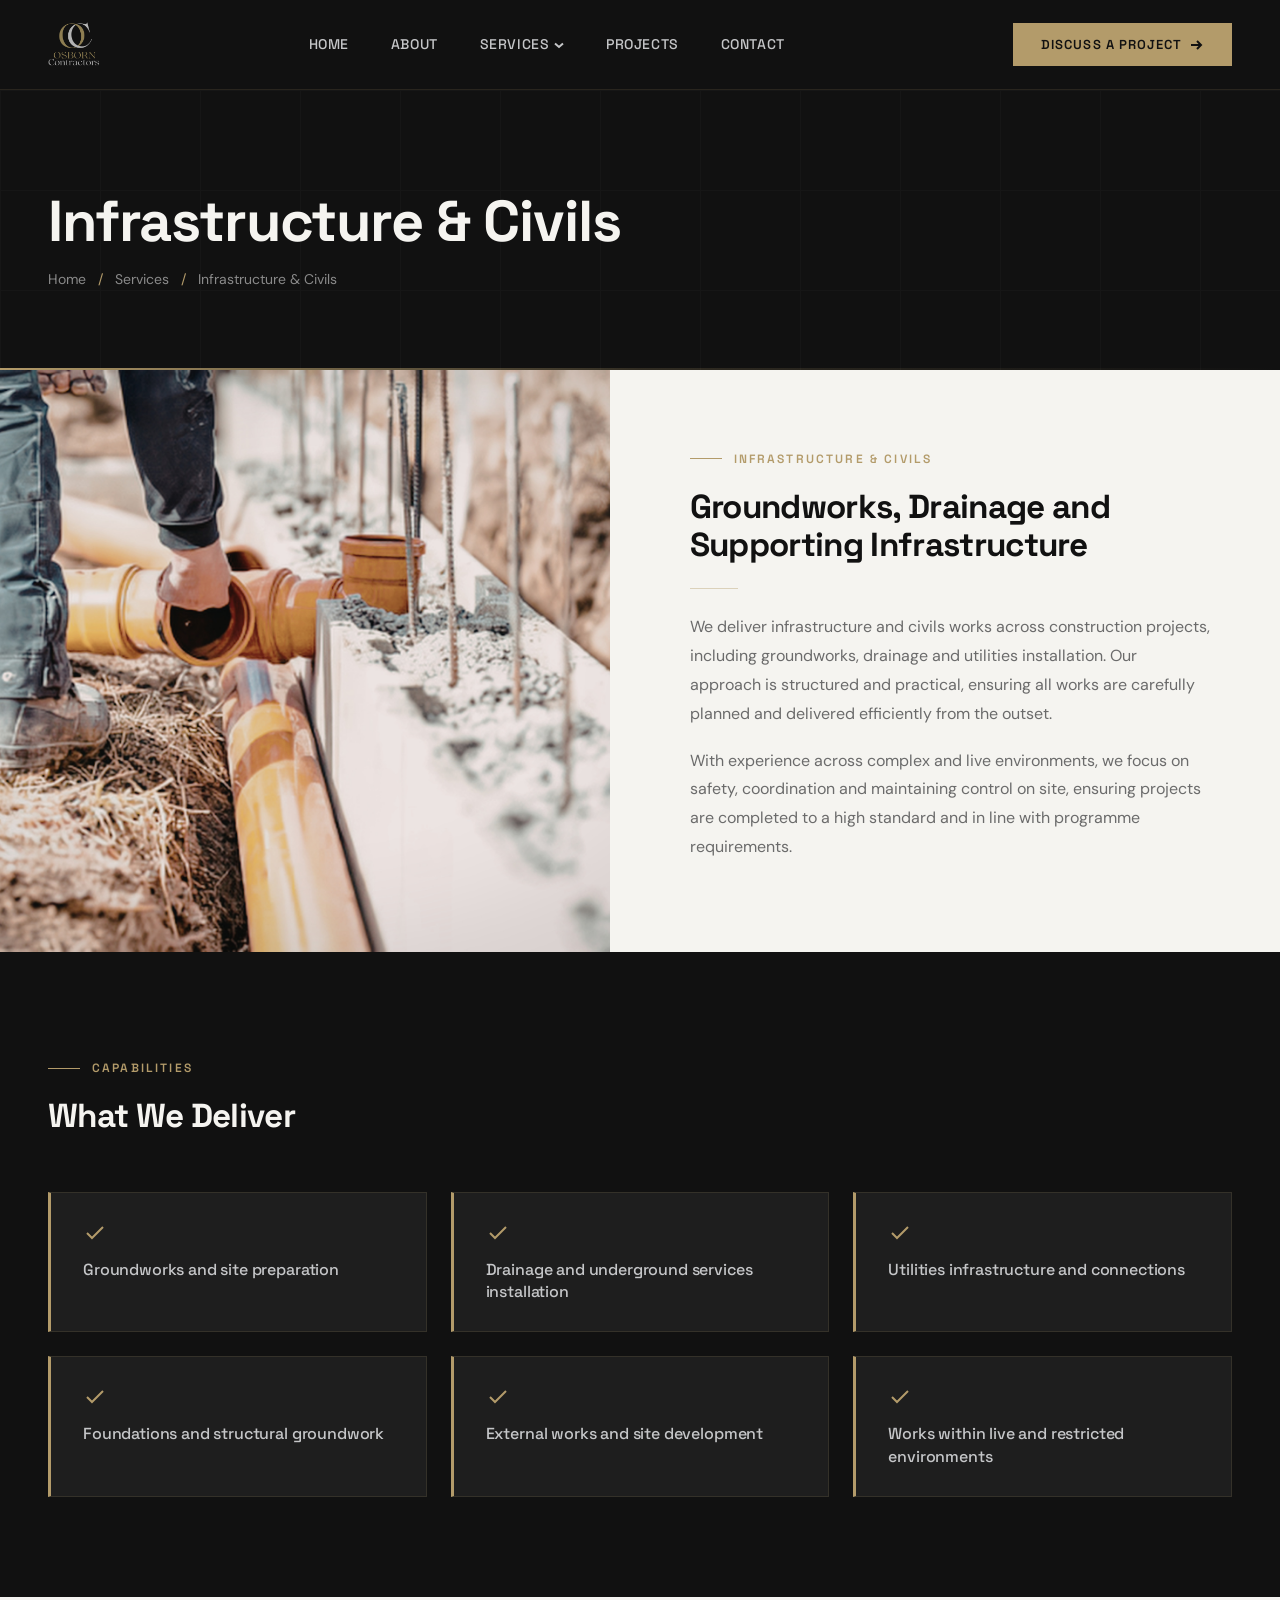
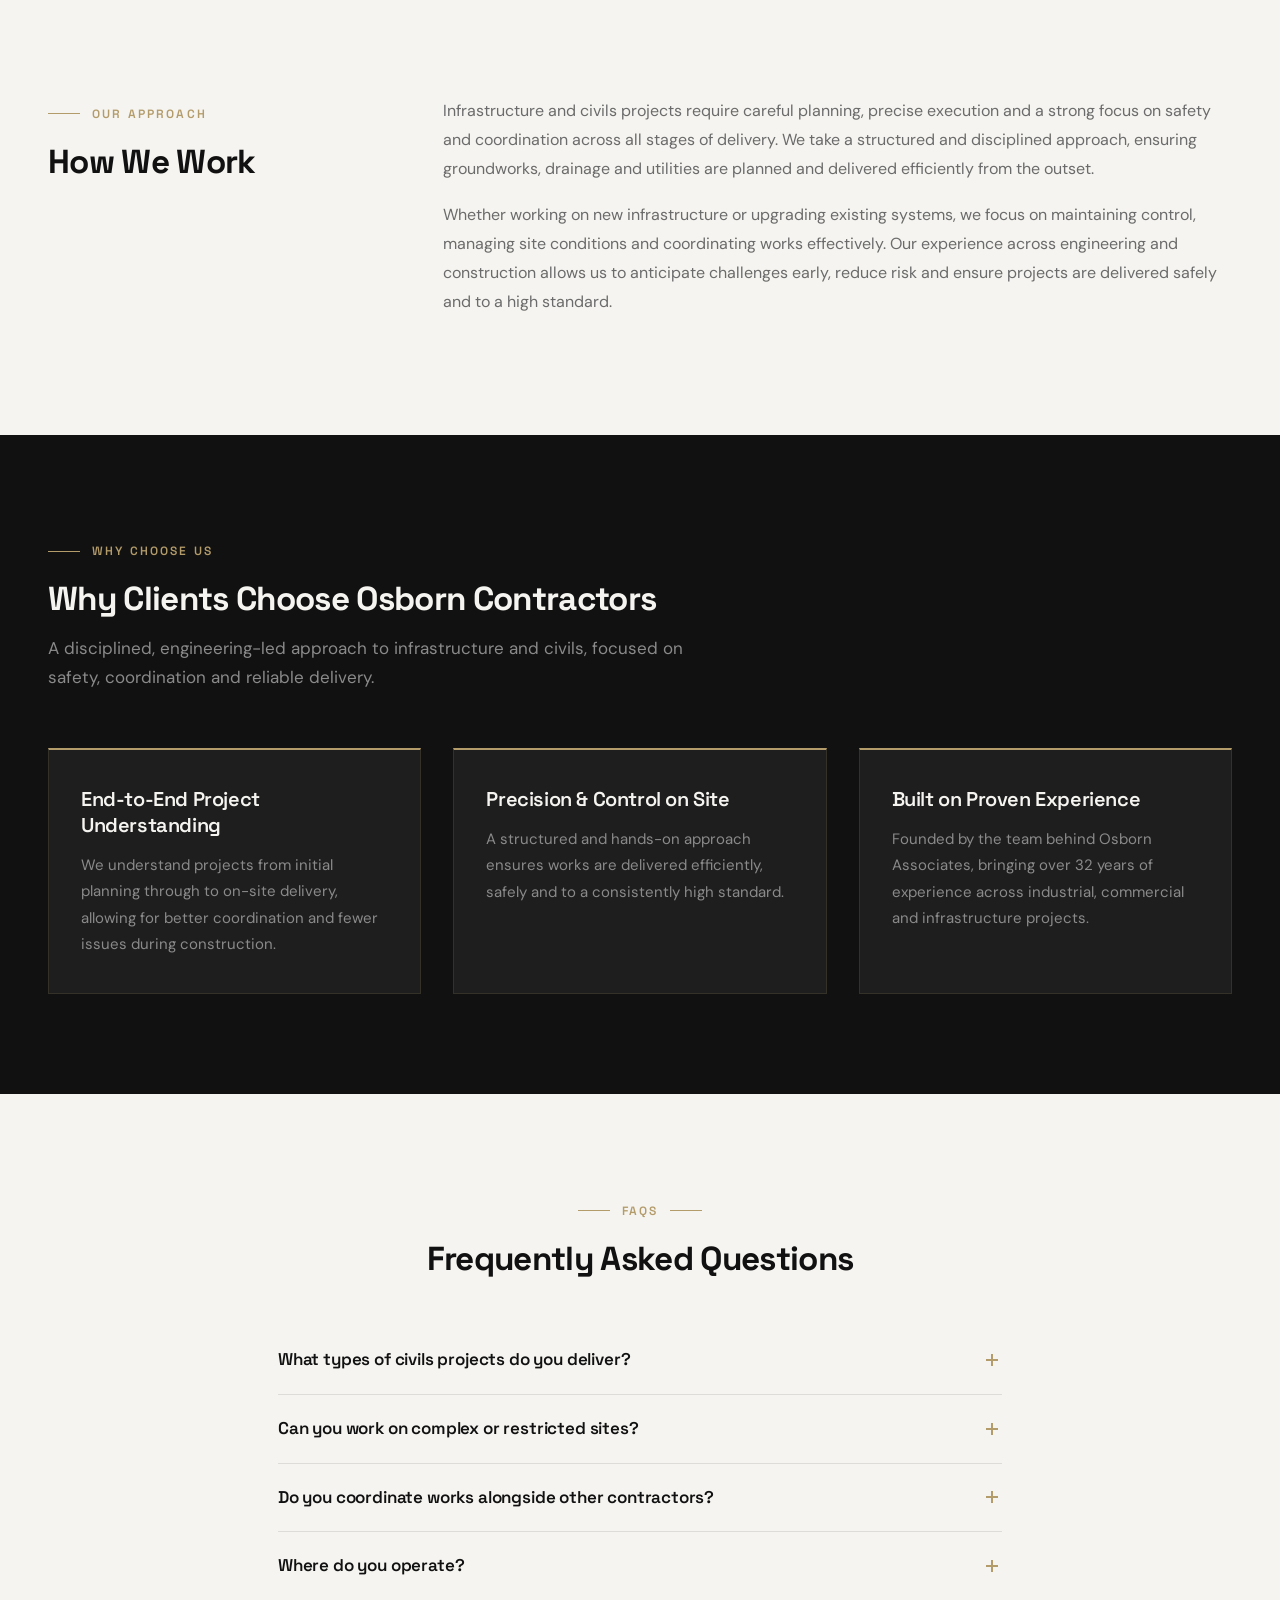
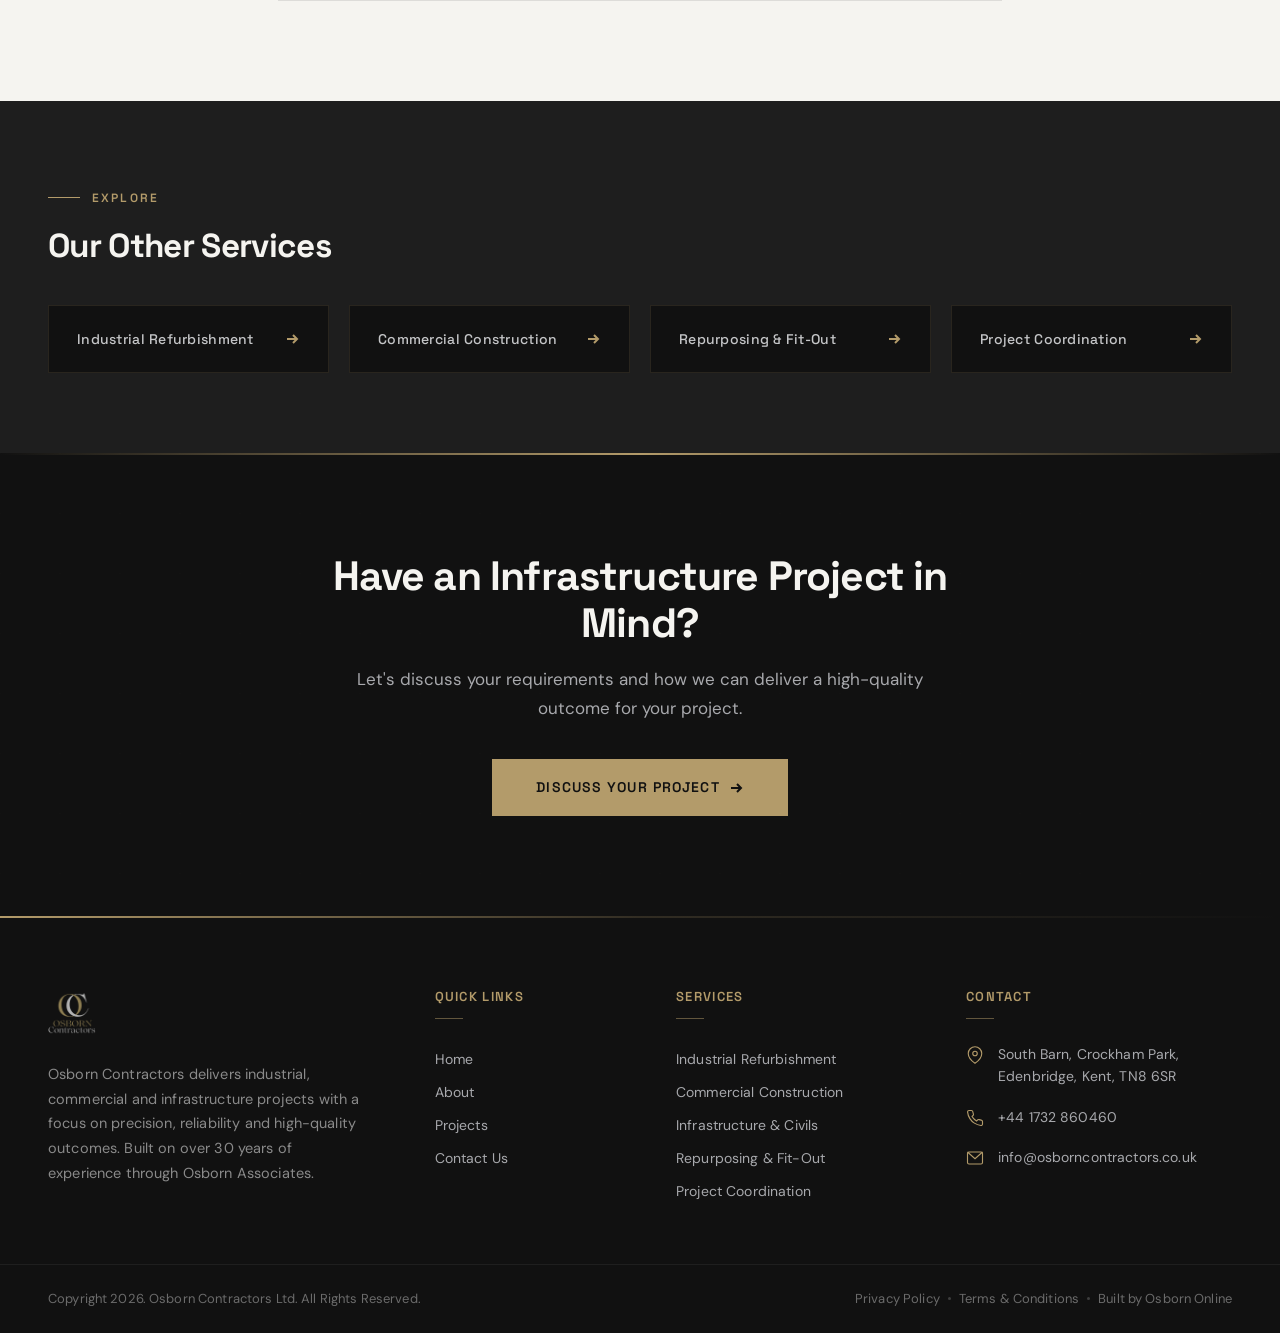
<file: services/infrastructure-and-civils.html>
<!DOCTYPE html>
<html lang="en">
<head>
  <meta charset="UTF-8">
  <meta name="viewport" content="width=device-width, initial-scale=1.0">
  <title>Infrastructure & Civils | Osborn Contractors - Groundworks & Drainage UK</title>
  <meta name="description" content="Infrastructure and civils services across the UK. Groundworks, drainage, utilities installation and site preparation delivered with precision by Osborn Contractors.">
  <link rel="icon" type="image/png" href="../assets/icons/favicon.png">
  <link rel="apple-touch-icon" href="../assets/icons/favicon.png">
  <link rel="preconnect" href="https://fonts.googleapis.com">
  <link rel="preconnect" href="https://fonts.gstatic.com" crossorigin>
  <link href="https://fonts.googleapis.com/css2?family=Space+Grotesk:wght@400;500;600;700&family=DM+Sans:wght@400;500;600&display=swap" rel="stylesheet">
  <link rel="stylesheet" href="../css/variables.css">
  <link rel="stylesheet" href="../css/reset.css">
  <link rel="stylesheet" href="../css/navbar.css">
  <link rel="stylesheet" href="../css/global.css">
  <link rel="stylesheet" href="../css/pages/services.css">
  <link rel="stylesheet" href="../css/footer.css">
</head>
<body>

  <nav class="osb-nav" id="osbNav">
    <div class="osb-nav__container">
      <a href="/" class="osb-nav__logo" aria-label="Osborn Contractors - Home"><img src="../assets/images/global/logo.png" alt="Osborn Contractors" width="180" height="52"></a>
      <ul class="osb-nav__links">
        <li><a href="/" class="osb-nav__link">Home</a></li>
        <li><a href="/about" class="osb-nav__link">About</a></li>
        <li class="osb-nav__dropdown-parent">
          <a href="javascript:void(0)" class="osb-nav__link">Services <svg class="osb-nav__chevron" viewBox="0 0 10 10" aria-hidden="true"><polyline points="1,3.5 5,7 9,3.5"/></svg></a>
          <ul class="osb-nav__dropdown">
            <li><a href="/services/industrial-refurbishment" class="osb-nav__dropdown-link">Industrial Refurbishment</a></li>
            <li><a href="/services/commercial-construction" class="osb-nav__dropdown-link">Commercial Construction</a></li>
            <li><a href="/services/infrastructure-and-civils" class="osb-nav__dropdown-link">Infrastructure & Civils</a></li>
            <li><a href="/services/repurposing-and-fit-out" class="osb-nav__dropdown-link">Repurposing & Fit-Out</a></li>
            <li><a href="/services/project-coordination" class="osb-nav__dropdown-link">Project Coordination</a></li>
          </ul>
        </li>
        <li><a href="/projects" class="osb-nav__link">Projects</a></li>
        <li><a href="/contact" class="osb-nav__link">Contact</a></li>
      </ul>
      <a href="/contact" class="osb-nav__cta">Discuss A Project <svg class="osb-nav__cta-arrow" viewBox="0 0 14 14" aria-hidden="true"><line x1="1" y1="7" x2="11" y2="7"/><polyline points="7,3 11,7 7,11"/></svg></a>
      <button class="osb-nav__toggle" id="osbNavToggle" aria-label="Toggle navigation menu" aria-expanded="false"><span class="osb-nav__toggle-bar"></span><span class="osb-nav__toggle-bar"></span><span class="osb-nav__toggle-bar"></span></button>
    </div>
  </nav>
  <div class="osb-nav__mobile" id="osbMobileMenu">
    <ul class="osb-nav__mobile-list">
      <li><a href="/" class="osb-nav__mobile-link">Home</a></li>
      <li><a href="/about" class="osb-nav__mobile-link">About</a></li>
      <li>
        <a href="javascript:void(0)" class="osb-nav__mobile-link" id="osbMobileServicesToggle">Services <svg class="osb-nav__mobile-chevron" id="osbMobileServicesChevron" viewBox="0 0 14 14" aria-hidden="true"><polyline points="2,5 7,10 12,5"/></svg></a>
        <ul class="osb-nav__mobile-sub" id="osbMobileServicesSub">
          <li><a href="/services/industrial-refurbishment" class="osb-nav__mobile-sub-link">Industrial Refurbishment</a></li>
          <li><a href="/services/commercial-construction" class="osb-nav__mobile-sub-link">Commercial Construction</a></li>
          <li><a href="/services/infrastructure-and-civils" class="osb-nav__mobile-sub-link">Infrastructure & Civils</a></li>
          <li><a href="/services/repurposing-and-fit-out" class="osb-nav__mobile-sub-link">Repurposing & Fit-Out</a></li>
          <li><a href="/services/project-coordination" class="osb-nav__mobile-sub-link">Project Coordination</a></li>
        </ul>
      </li>
      <li><a href="/projects" class="osb-nav__mobile-link">Projects</a></li>
      <li><a href="/contact" class="osb-nav__mobile-link">Contact</a></li>
    </ul>
    <a href="/contact" class="osb-nav__mobile-cta">Discuss A Project</a>
  </div>
  <div class="osb-nav-spacer"></div>

  <main>

    <section class="osb-sv-hero">
      <div class="osb-sv-hero__grid"></div>
      <div class="osb-sv-hero__container">
        <h1 class="osb-sv-hero__title">Infrastructure & Civils</h1>
        <p class="osb-sv-hero__breadcrumb"><a href="/">Home</a> <span>/</span> <a href="/services">Services</a> <span>/</span> Infrastructure & Civils</p>
      </div>
      <div class="osb-sv-hero__accent"></div>
    </section>

    <section class="osb-sv-intro">
      <div class="osb-sv-intro__split">
        <div class="osb-sv-intro__image osb-reveal" data-delay="0">
          <img src="../assets/images/services/infrastructure-civils.png" alt="Infrastructure & Civils project" loading="lazy">
        </div>
        <div class="osb-sv-intro__text osb-reveal" data-delay="200">
          <div class="osb-sv-intro__text-inner">
            <div class="osb-sv__label"><span class="osb-sv__label-line"></span><span class="osb-sv__label-text">Infrastructure & Civils</span></div>
            <h2 class="osb-sv__heading">Groundworks, Drainage and Supporting Infrastructure</h2>
            <div class="osb-sv__divider"></div>
            <p class="osb-sv__body">We deliver infrastructure and civils works across construction projects, including groundworks, drainage and utilities installation. Our approach is structured and practical, ensuring all works are carefully planned and delivered efficiently from the outset.</p>
            <p class="osb-sv__body">With experience across complex and live environments, we focus on safety, coordination and maintaining control on site, ensuring projects are completed to a high standard and in line with programme requirements.</p>
          </div>
        </div>
      </div>
    </section>

    <section class="osb-sv-deliver">
      <div class="osb-sv-deliver__container">
        <div class="osb-sv-deliver__header osb-reveal" data-delay="0">
          <div class="osb-sv__label"><span class="osb-sv__label-line"></span><span class="osb-sv__label-text">Capabilities</span></div>
          <h2 class="osb-sv__heading osb-sv__heading--light">What We Deliver</h2>
        </div>
        <div class="osb-sv-deliver__grid">
          <div class="osb-sv-deliver__item osb-reveal" data-delay="0"><svg class="osb-sv-deliver__item-icon" viewBox="0 0 24 24" aria-hidden="true"><polyline points="20,6 9,17 4,12"/></svg><div class="osb-sv-deliver__item-text">Groundworks and site preparation</div></div>
          <div class="osb-sv-deliver__item osb-reveal" data-delay="60"><svg class="osb-sv-deliver__item-icon" viewBox="0 0 24 24" aria-hidden="true"><polyline points="20,6 9,17 4,12"/></svg><div class="osb-sv-deliver__item-text">Drainage and underground services installation</div></div>
          <div class="osb-sv-deliver__item osb-reveal" data-delay="120"><svg class="osb-sv-deliver__item-icon" viewBox="0 0 24 24" aria-hidden="true"><polyline points="20,6 9,17 4,12"/></svg><div class="osb-sv-deliver__item-text">Utilities infrastructure and connections</div></div>
          <div class="osb-sv-deliver__item osb-reveal" data-delay="180"><svg class="osb-sv-deliver__item-icon" viewBox="0 0 24 24" aria-hidden="true"><polyline points="20,6 9,17 4,12"/></svg><div class="osb-sv-deliver__item-text">Foundations and structural groundwork</div></div>
          <div class="osb-sv-deliver__item osb-reveal" data-delay="240"><svg class="osb-sv-deliver__item-icon" viewBox="0 0 24 24" aria-hidden="true"><polyline points="20,6 9,17 4,12"/></svg><div class="osb-sv-deliver__item-text">External works and site development</div></div>
          <div class="osb-sv-deliver__item osb-reveal" data-delay="300"><svg class="osb-sv-deliver__item-icon" viewBox="0 0 24 24" aria-hidden="true"><polyline points="20,6 9,17 4,12"/></svg><div class="osb-sv-deliver__item-text">Works within live and restricted environments</div></div>
        </div>
      </div>
    </section>

    <section class="osb-sv-approach">
      <div class="osb-sv-approach__container">
        <div class="osb-sv-approach__left osb-reveal" data-delay="0">
          <div class="osb-sv__label"><span class="osb-sv__label-line"></span><span class="osb-sv__label-text">Our Approach</span></div>
          <h2 class="osb-sv__heading">How We Work</h2>
        </div>
        <div class="osb-sv-approach__right osb-reveal" data-delay="150">
          <p class="osb-sv__body">Infrastructure and civils projects require careful planning, precise execution and a strong focus on safety and coordination across all stages of delivery. We take a structured and disciplined approach, ensuring groundworks, drainage and utilities are planned and delivered efficiently from the outset.</p>
          <p class="osb-sv__body">Whether working on new infrastructure or upgrading existing systems, we focus on maintaining control, managing site conditions and coordinating works effectively. Our experience across engineering and construction allows us to anticipate challenges early, reduce risk and ensure projects are delivered safely and to a high standard.</p>
        </div>
      </div>
    </section>

    <section class="osb-sv-why">
      <div class="osb-sv-why__container">
        <div class="osb-sv-why__header osb-reveal" data-delay="0">
          <div class="osb-sv__label"><span class="osb-sv__label-line"></span><span class="osb-sv__label-text">Why Choose Us</span></div>
          <h2 class="osb-sv__heading osb-sv__heading--light">Why Clients Choose Osborn Contractors</h2>
          <p class="osb-sv-why__sub">A disciplined, engineering-led approach to infrastructure and civils, focused on safety, coordination and reliable delivery.</p>
        </div>
        <div class="osb-sv-why__grid">
          <div class="osb-sv-why__pillar osb-reveal" data-delay="0"><h3 class="osb-sv-why__pillar-title">End-to-End Project Understanding</h3><p class="osb-sv-why__pillar-desc">We understand projects from initial planning through to on-site delivery, allowing for better coordination and fewer issues during construction.</p></div>
          <div class="osb-sv-why__pillar osb-reveal" data-delay="120"><h3 class="osb-sv-why__pillar-title">Precision & Control on Site</h3><p class="osb-sv-why__pillar-desc">A structured and hands-on approach ensures works are delivered efficiently, safely and to a consistently high standard.</p></div>
          <div class="osb-sv-why__pillar osb-reveal" data-delay="240"><h3 class="osb-sv-why__pillar-title">Built on Proven Experience</h3><p class="osb-sv-why__pillar-desc">Founded by the team behind Osborn Associates, bringing over 32 years of experience across industrial, commercial and infrastructure projects.</p></div>
        </div>
      </div>
    </section>

    <section class="osb-sv-faq">
      <div class="osb-sv-faq__container">
        <div class="osb-sv-faq__header osb-reveal" data-delay="0">
          <div class="osb-sv__label"><span class="osb-sv__label-line"></span><span class="osb-sv__label-text">FAQs</span><span class="osb-sv__label-line"></span></div>
          <h2 class="osb-sv__heading">Frequently Asked Questions</h2>
        </div>
        <div class="osb-sv-faq__item">
          <button class="osb-sv-faq__question" type="button">What types of civils projects do you deliver? <svg class="osb-sv-faq__icon" viewBox="0 0 20 20" aria-hidden="true"><line x1="10" y1="4" x2="10" y2="16"/><line x1="4" y1="10" x2="16" y2="10"/></svg></button>
          <div class="osb-sv-faq__answer"><p class="osb-sv-faq__answer-text">We deliver a range of infrastructure and civils works including groundworks, drainage, utilities installation and supporting works for construction projects.</p></div>
        </div>
        <div class="osb-sv-faq__item">
          <button class="osb-sv-faq__question" type="button">Can you work on complex or restricted sites? <svg class="osb-sv-faq__icon" viewBox="0 0 20 20" aria-hidden="true"><line x1="10" y1="4" x2="10" y2="16"/><line x1="4" y1="10" x2="16" y2="10"/></svg></button>
          <div class="osb-sv-faq__answer"><p class="osb-sv-faq__answer-text">Yes. We regularly operate within live, restricted or challenging environments, planning works carefully to ensure safety and minimise disruption.</p></div>
        </div>
        <div class="osb-sv-faq__item">
          <button class="osb-sv-faq__question" type="button">Do you coordinate works alongside other contractors? <svg class="osb-sv-faq__icon" viewBox="0 0 20 20" aria-hidden="true"><line x1="10" y1="4" x2="10" y2="16"/><line x1="4" y1="10" x2="16" y2="10"/></svg></button>
          <div class="osb-sv-faq__answer"><p class="osb-sv-faq__answer-text">Yes. We work closely with contractors, consultants and site teams to ensure works are properly coordinated and delivered efficiently.</p></div>
        </div>
        <div class="osb-sv-faq__item">
          <button class="osb-sv-faq__question" type="button">Where do you operate? <svg class="osb-sv-faq__icon" viewBox="0 0 20 20" aria-hidden="true"><line x1="10" y1="4" x2="10" y2="16"/><line x1="4" y1="10" x2="16" y2="10"/></svg></button>
          <div class="osb-sv-faq__answer"><p class="osb-sv-faq__answer-text">We deliver infrastructure and civils projects across the UK, supporting both regional and nationwide developments.</p></div>
        </div>
      </div>
    </section>

    <section class="osb-sv-other">
      <div class="osb-sv-other__container">
        <div class="osb-sv-other__header osb-reveal" data-delay="0">
          <div class="osb-sv__label"><span class="osb-sv__label-line"></span><span class="osb-sv__label-text">Explore</span></div>
          <h2 class="osb-sv__heading osb-sv__heading--light">Our Other Services</h2>
        </div>
        <div class="osb-sv-other__grid">
          <a href="/services/industrial-refurbishment" class="osb-sv-other__link osb-reveal" data-delay="0"><span class="osb-sv-other__link-text">Industrial Refurbishment</span><svg class="osb-sv-other__link-arrow" viewBox="0 0 14 14" aria-hidden="true"><line x1="1" y1="7" x2="11" y2="7"/><polyline points="7,3 11,7 7,11"/></svg></a>
          <a href="/services/commercial-construction" class="osb-sv-other__link osb-reveal" data-delay="80"><span class="osb-sv-other__link-text">Commercial Construction</span><svg class="osb-sv-other__link-arrow" viewBox="0 0 14 14" aria-hidden="true"><line x1="1" y1="7" x2="11" y2="7"/><polyline points="7,3 11,7 7,11"/></svg></a>
          <a href="/services/repurposing-and-fit-out" class="osb-sv-other__link osb-reveal" data-delay="160"><span class="osb-sv-other__link-text">Repurposing & Fit-Out</span><svg class="osb-sv-other__link-arrow" viewBox="0 0 14 14" aria-hidden="true"><line x1="1" y1="7" x2="11" y2="7"/><polyline points="7,3 11,7 7,11"/></svg></a>
          <a href="/services/project-coordination" class="osb-sv-other__link osb-reveal" data-delay="240"><span class="osb-sv-other__link-text">Project Coordination</span><svg class="osb-sv-other__link-arrow" viewBox="0 0 14 14" aria-hidden="true"><line x1="1" y1="7" x2="11" y2="7"/><polyline points="7,3 11,7 7,11"/></svg></a>
        </div>
      </div>
    </section>

    <section class="osb-sv-cta">
      <div class="osb-sv-cta__bg"></div>
      <div class="osb-sv-cta__accent"></div>
      <div class="osb-sv-cta__container">
        <div class="osb-sv-cta__content osb-reveal" data-delay="0">
          <h2 class="osb-sv-cta__heading">Have an Infrastructure Project in Mind?</h2>
          <p class="osb-sv-cta__sub">Let's discuss your requirements and how we can deliver a high-quality outcome for your project.</p>
          <a href="/contact" class="osb-sv-cta__btn">Discuss Your Project <svg class="osb-sv-cta__btn-arrow" viewBox="0 0 14 14" aria-hidden="true"><line x1="1" y1="7" x2="11" y2="7"/><polyline points="7,3 11,7 7,11"/></svg></a>
        </div>
      </div>
    </section>
  </main>

  <footer class="osb-footer">
    <div class="osb-footer__accent"></div>
    <div class="osb-footer__main">
      <div class="osb-footer__col"><a href="/" class="osb-footer__brand-logo" aria-label="Osborn Contractors - Home"><img src="../assets/images/global/logo.png" alt="Osborn Contractors" width="180" height="48" loading="lazy"></a><p class="osb-footer__brand-text">Osborn Contractors delivers industrial, commercial and infrastructure projects with a focus on precision, reliability and high-quality outcomes. Built on over 30 years of experience through Osborn Associates.</p></div>
      <div class="osb-footer__col"><h3 class="osb-footer__heading">Quick Links</h3><ul class="osb-footer__list"><li><a href="/" class="osb-footer__list-link">Home</a></li><li><a href="/about" class="osb-footer__list-link">About</a></li><li><a href="/projects" class="osb-footer__list-link">Projects</a></li><li><a href="/contact" class="osb-footer__list-link">Contact Us</a></li></ul></div>
      <div class="osb-footer__col"><h3 class="osb-footer__heading">Services</h3><ul class="osb-footer__list"><li><a href="/services/industrial-refurbishment" class="osb-footer__list-link">Industrial Refurbishment</a></li><li><a href="/services/commercial-construction" class="osb-footer__list-link">Commercial Construction</a></li><li><a href="/services/infrastructure-and-civils" class="osb-footer__list-link">Infrastructure & Civils</a></li><li><a href="/services/repurposing-and-fit-out" class="osb-footer__list-link">Repurposing & Fit-Out</a></li><li><a href="/services/project-coordination" class="osb-footer__list-link">Project Coordination</a></li></ul></div>
      <div class="osb-footer__col"><h3 class="osb-footer__heading">Contact</h3><div class="osb-footer__contact-item"><svg class="osb-footer__contact-icon" viewBox="0 0 24 24" aria-hidden="true"><path d="M21 10c0 7-9 13-9 13s-9-6-9-13a9 9 0 0118 0z"/><circle cx="12" cy="10" r="3"/></svg><div class="osb-footer__contact-text">South Barn, Crockham Park,<br>Edenbridge, Kent, TN8 6SR</div></div><div class="osb-footer__contact-item"><svg class="osb-footer__contact-icon" viewBox="0 0 24 24" aria-hidden="true"><path d="M22 16.92v3a2 2 0 01-2.18 2 19.79 19.79 0 01-8.63-3.07 19.5 19.5 0 01-6-6 19.79 19.79 0 01-3.07-8.67A2 2 0 014.11 2h3a2 2 0 012 1.72c.127.96.361 1.903.7 2.81a2 2 0 01-.45 2.11L8.09 9.91a16 16 0 006 6l1.27-1.27a2 2 0 012.11-.45c.907.339 1.85.573 2.81.7A2 2 0 0122 16.92z"/></svg><div class="osb-footer__contact-text"><a href="tel:+441732860460">+44 1732 860460</a></div></div><div class="osb-footer__contact-item"><svg class="osb-footer__contact-icon" viewBox="0 0 24 24" aria-hidden="true"><rect x="2" y="4" width="20" height="16" rx="2"/><polyline points="22,4 12,13 2,4"/></svg><div class="osb-footer__contact-text"><a href="mailto:info@osborncontractors.co.uk">info@osborncontractors.co.uk</a></div></div></div>
    </div>
    <div class="osb-footer__bottom"><div class="osb-footer__bottom-inner"><p class="osb-footer__copyright">Copyright 2026. Osborn Contractors Ltd. All Rights Reserved.</p><div class="osb-footer__legal"><a href="/privacy-policy" class="osb-footer__legal-link">Privacy Policy</a><span class="osb-footer__legal-sep"></span><a href="/terms" class="osb-footer__legal-link">Terms & Conditions</a><span class="osb-footer__legal-sep"></span><span class="osb-footer__credit">Built by <a href="https://osbornonline.com" target="_blank" rel="noopener" class="osb-footer__credit-link">Osborn Online</a></span></div></div></div>
  </footer>

  <script src="../js/navbar.js"></script>
  <script src="../js/scroll-reveal.js"></script>
  <script>
  (function() {
    var faqItems = document.querySelectorAll('.osb-sv-faq__item');
    faqItems.forEach(function(item) {
      var btn = item.querySelector('.osb-sv-faq__question');
      if (!btn) return;
      btn.addEventListener('click', function() {
        var isOpen = item.classList.contains('osb-faq-open');
        faqItems.forEach(function(o) { o.classList.remove('osb-faq-open'); });
        if (!isOpen) item.classList.add('osb-faq-open');
      });
    });
  })();
  </script>
</body>
</html>
</file>
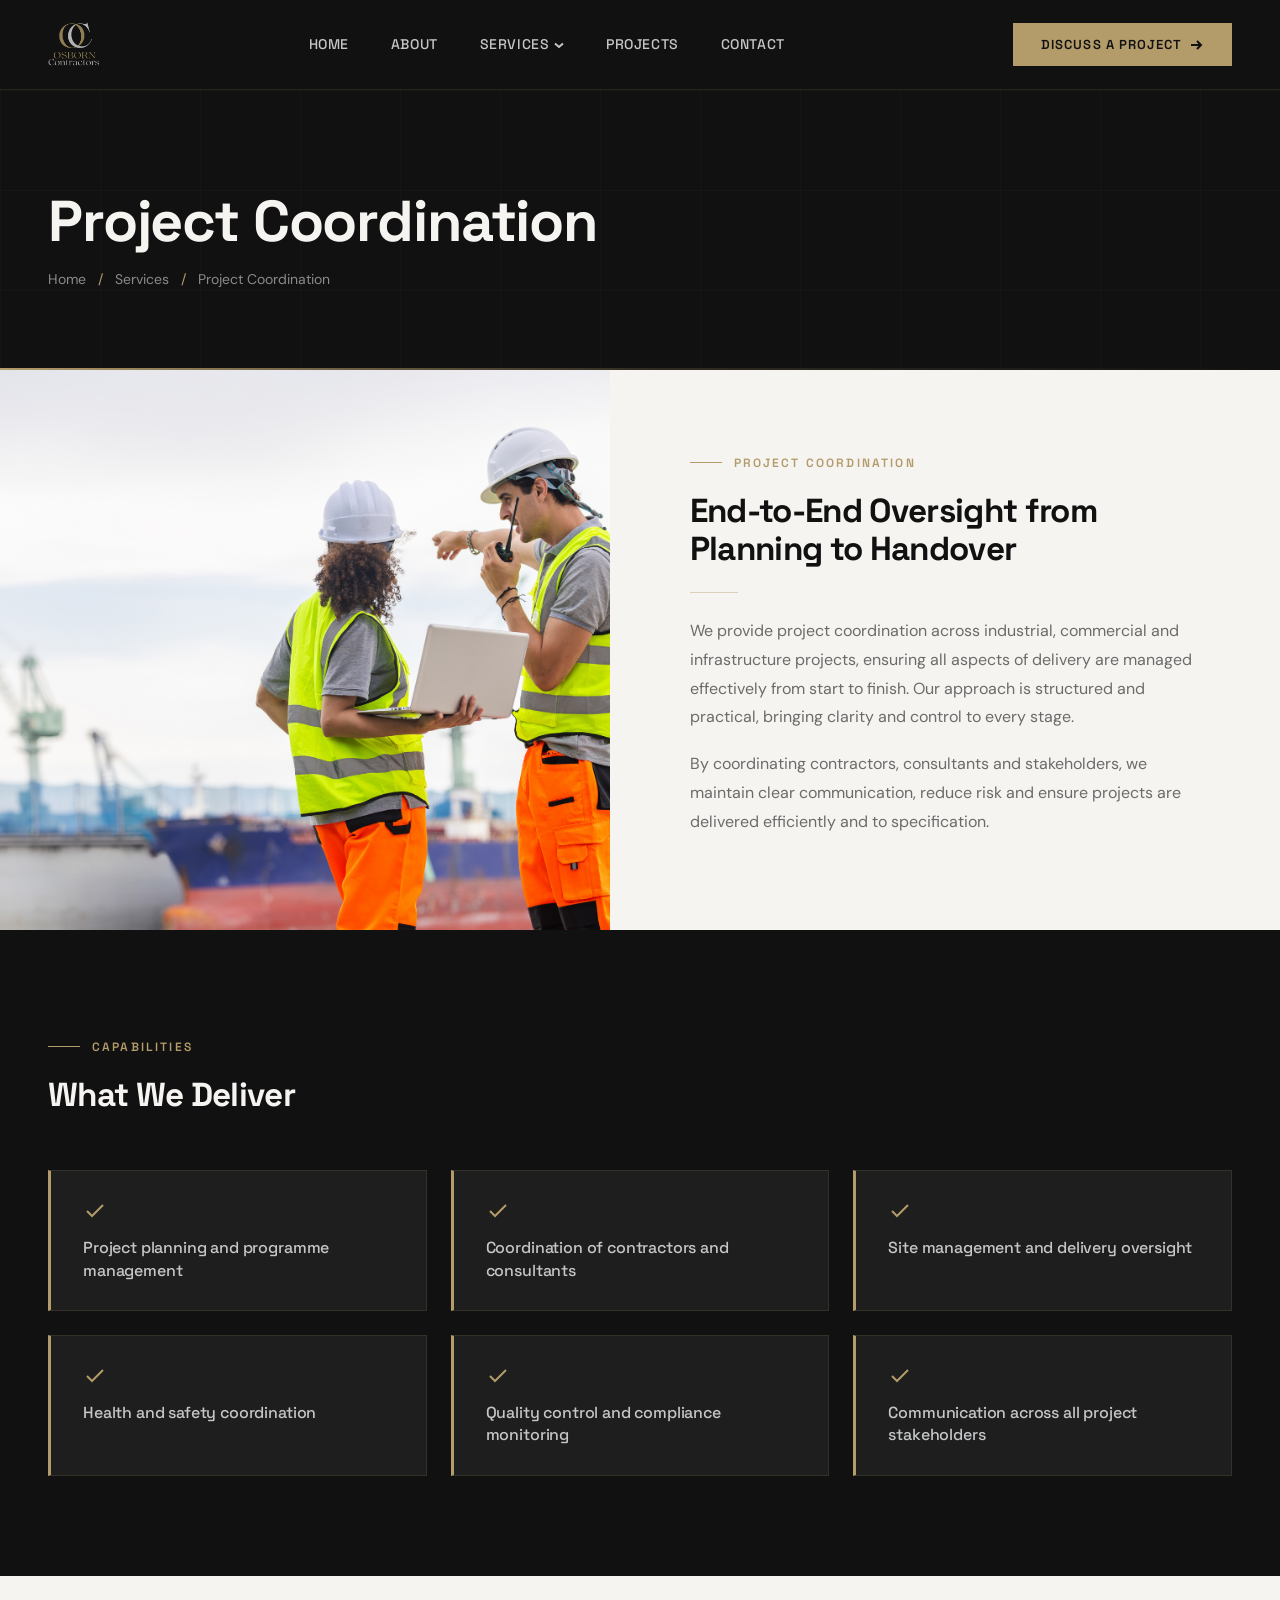
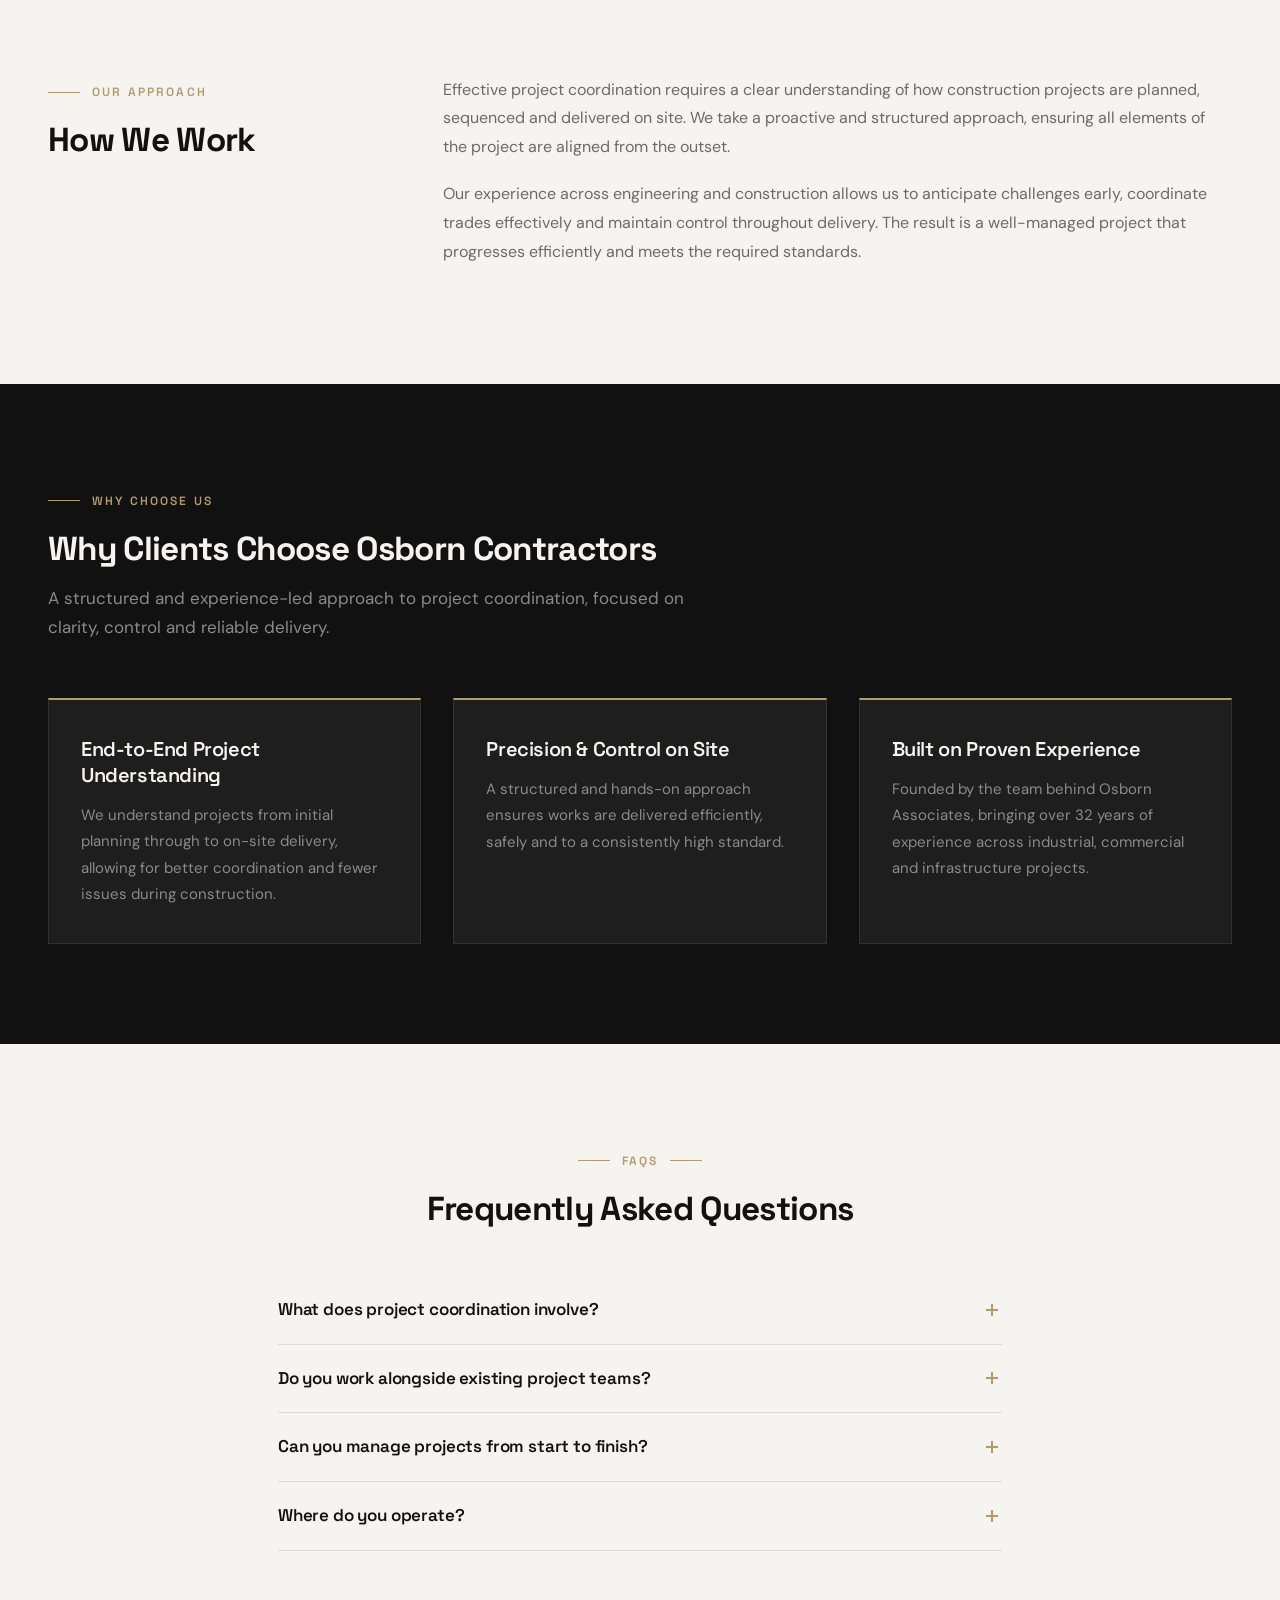
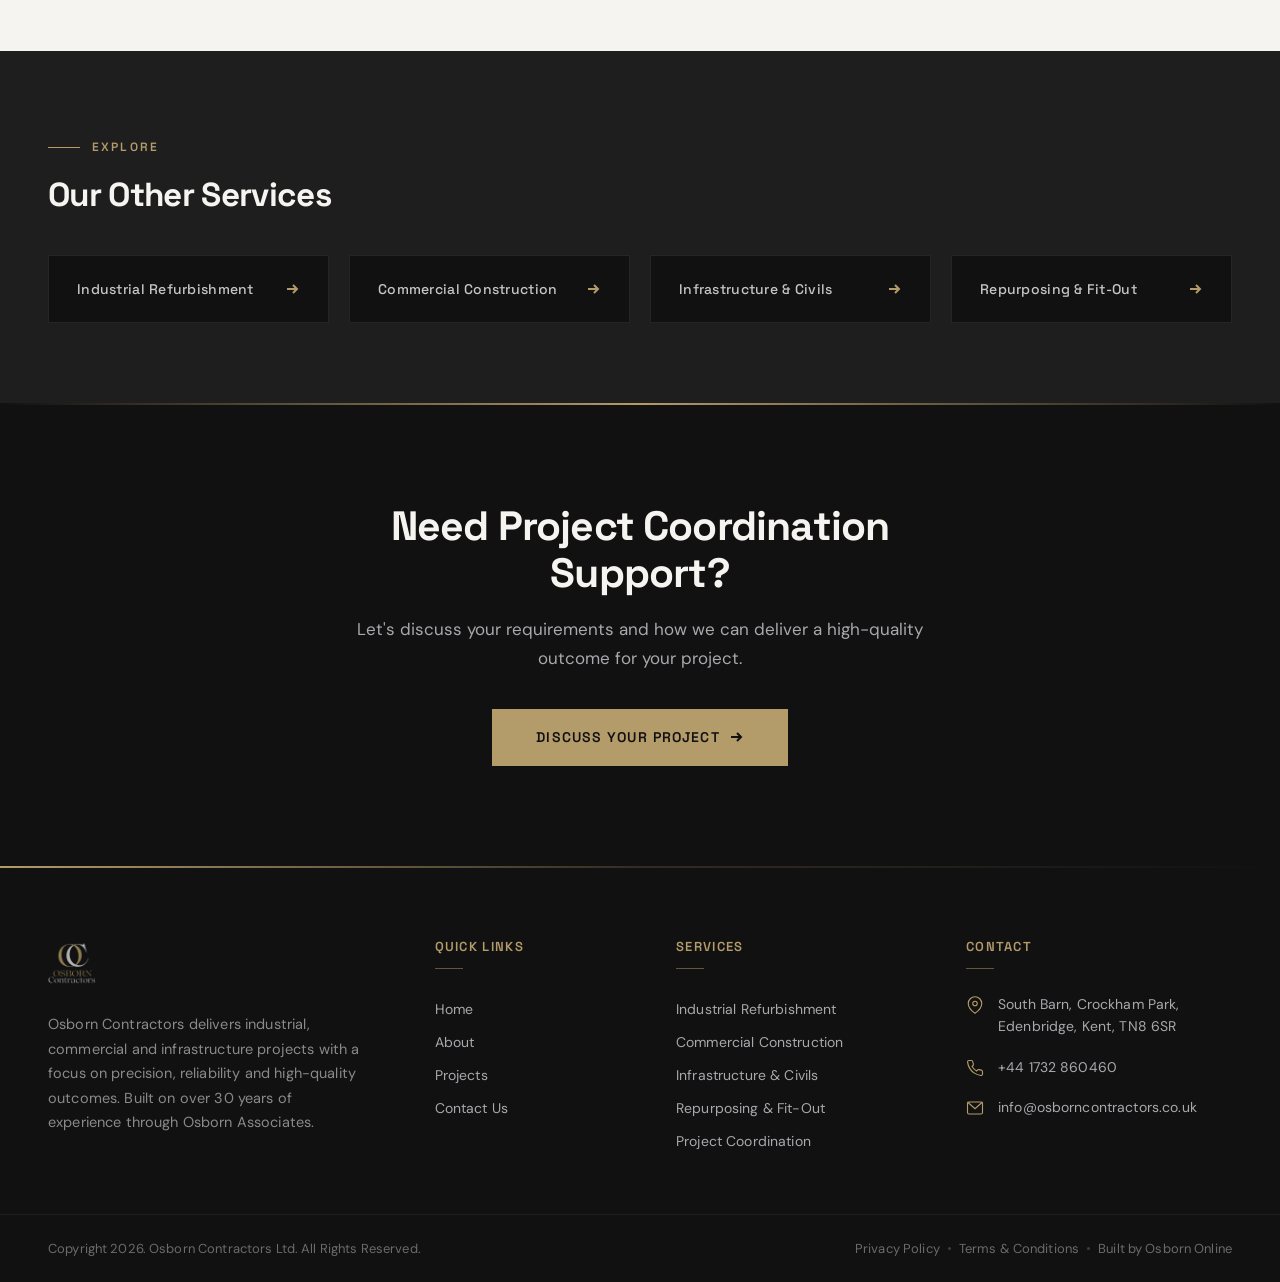
<file: services/project-coordination.html>
<!DOCTYPE html>
<html lang="en">
<head>
  <meta charset="UTF-8">
  <meta name="viewport" content="width=device-width, initial-scale=1.0">
  <title>Project Coordination | Osborn Contractors - Construction Project Management UK</title>
  <meta name="description" content="End-to-end project coordination services across the UK. Planning, site management, contractor coordination and quality control delivered by Osborn Contractors.">
  <link rel="icon" type="image/png" href="../assets/icons/favicon.png">
  <link rel="apple-touch-icon" href="../assets/icons/favicon.png">
  <link rel="preconnect" href="https://fonts.googleapis.com">
  <link rel="preconnect" href="https://fonts.gstatic.com" crossorigin>
  <link href="https://fonts.googleapis.com/css2?family=Space+Grotesk:wght@400;500;600;700&family=DM+Sans:wght@400;500;600&display=swap" rel="stylesheet">
  <link rel="stylesheet" href="../css/variables.css">
  <link rel="stylesheet" href="../css/reset.css">
  <link rel="stylesheet" href="../css/navbar.css">
  <link rel="stylesheet" href="../css/global.css">
  <link rel="stylesheet" href="../css/pages/services.css">
  <link rel="stylesheet" href="../css/footer.css">
</head>
<body>

  <nav class="osb-nav" id="osbNav">
    <div class="osb-nav__container">
      <a href="/" class="osb-nav__logo" aria-label="Osborn Contractors - Home"><img src="../assets/images/global/logo.png" alt="Osborn Contractors" width="180" height="52"></a>
      <ul class="osb-nav__links">
        <li><a href="/" class="osb-nav__link">Home</a></li>
        <li><a href="/about" class="osb-nav__link">About</a></li>
        <li class="osb-nav__dropdown-parent">
          <a href="javascript:void(0)" class="osb-nav__link">Services <svg class="osb-nav__chevron" viewBox="0 0 10 10" aria-hidden="true"><polyline points="1,3.5 5,7 9,3.5"/></svg></a>
          <ul class="osb-nav__dropdown">
            <li><a href="/services/industrial-refurbishment" class="osb-nav__dropdown-link">Industrial Refurbishment</a></li>
            <li><a href="/services/commercial-construction" class="osb-nav__dropdown-link">Commercial Construction</a></li>
            <li><a href="/services/infrastructure-and-civils" class="osb-nav__dropdown-link">Infrastructure & Civils</a></li>
            <li><a href="/services/repurposing-and-fit-out" class="osb-nav__dropdown-link">Repurposing & Fit-Out</a></li>
            <li><a href="/services/project-coordination" class="osb-nav__dropdown-link">Project Coordination</a></li>
          </ul>
        </li>
        <li><a href="/projects" class="osb-nav__link">Projects</a></li>
        <li><a href="/contact" class="osb-nav__link">Contact</a></li>
      </ul>
      <a href="/contact" class="osb-nav__cta">Discuss A Project <svg class="osb-nav__cta-arrow" viewBox="0 0 14 14" aria-hidden="true"><line x1="1" y1="7" x2="11" y2="7"/><polyline points="7,3 11,7 7,11"/></svg></a>
      <button class="osb-nav__toggle" id="osbNavToggle" aria-label="Toggle navigation menu" aria-expanded="false"><span class="osb-nav__toggle-bar"></span><span class="osb-nav__toggle-bar"></span><span class="osb-nav__toggle-bar"></span></button>
    </div>
  </nav>
  <div class="osb-nav__mobile" id="osbMobileMenu">
    <ul class="osb-nav__mobile-list">
      <li><a href="/" class="osb-nav__mobile-link">Home</a></li>
      <li><a href="/about" class="osb-nav__mobile-link">About</a></li>
      <li>
        <a href="javascript:void(0)" class="osb-nav__mobile-link" id="osbMobileServicesToggle">Services <svg class="osb-nav__mobile-chevron" id="osbMobileServicesChevron" viewBox="0 0 14 14" aria-hidden="true"><polyline points="2,5 7,10 12,5"/></svg></a>
        <ul class="osb-nav__mobile-sub" id="osbMobileServicesSub">
          <li><a href="/services/industrial-refurbishment" class="osb-nav__mobile-sub-link">Industrial Refurbishment</a></li>
          <li><a href="/services/commercial-construction" class="osb-nav__mobile-sub-link">Commercial Construction</a></li>
          <li><a href="/services/infrastructure-and-civils" class="osb-nav__mobile-sub-link">Infrastructure & Civils</a></li>
          <li><a href="/services/repurposing-and-fit-out" class="osb-nav__mobile-sub-link">Repurposing & Fit-Out</a></li>
          <li><a href="/services/project-coordination" class="osb-nav__mobile-sub-link">Project Coordination</a></li>
        </ul>
      </li>
      <li><a href="/projects" class="osb-nav__mobile-link">Projects</a></li>
      <li><a href="/contact" class="osb-nav__mobile-link">Contact</a></li>
    </ul>
    <a href="/contact" class="osb-nav__mobile-cta">Discuss A Project</a>
  </div>
  <div class="osb-nav-spacer"></div>

  <main>

    <section class="osb-sv-hero">
      <div class="osb-sv-hero__grid"></div>
      <div class="osb-sv-hero__container">
        <h1 class="osb-sv-hero__title">Project Coordination</h1>
        <p class="osb-sv-hero__breadcrumb"><a href="/">Home</a> <span>/</span> <a href="/services">Services</a> <span>/</span> Project Coordination</p>
      </div>
      <div class="osb-sv-hero__accent"></div>
    </section>

    <section class="osb-sv-intro">
      <div class="osb-sv-intro__split">
        <div class="osb-sv-intro__image osb-reveal" data-delay="0">
          <img src="../assets/images/services/project-coordination.png" alt="Project Coordination project" loading="lazy">
        </div>
        <div class="osb-sv-intro__text osb-reveal" data-delay="200">
          <div class="osb-sv-intro__text-inner">
            <div class="osb-sv__label"><span class="osb-sv__label-line"></span><span class="osb-sv__label-text">Project Coordination</span></div>
            <h2 class="osb-sv__heading">End-to-End Oversight from Planning to Handover</h2>
            <div class="osb-sv__divider"></div>
            <p class="osb-sv__body">We provide project coordination across industrial, commercial and infrastructure projects, ensuring all aspects of delivery are managed effectively from start to finish. Our approach is structured and practical, bringing clarity and control to every stage.</p>
            <p class="osb-sv__body">By coordinating contractors, consultants and stakeholders, we maintain clear communication, reduce risk and ensure projects are delivered efficiently and to specification.</p>
          </div>
        </div>
      </div>
    </section>

    <section class="osb-sv-deliver">
      <div class="osb-sv-deliver__container">
        <div class="osb-sv-deliver__header osb-reveal" data-delay="0">
          <div class="osb-sv__label"><span class="osb-sv__label-line"></span><span class="osb-sv__label-text">Capabilities</span></div>
          <h2 class="osb-sv__heading osb-sv__heading--light">What We Deliver</h2>
        </div>
        <div class="osb-sv-deliver__grid">
          <div class="osb-sv-deliver__item osb-reveal" data-delay="0"><svg class="osb-sv-deliver__item-icon" viewBox="0 0 24 24" aria-hidden="true"><polyline points="20,6 9,17 4,12"/></svg><div class="osb-sv-deliver__item-text">Project planning and programme management</div></div>
          <div class="osb-sv-deliver__item osb-reveal" data-delay="60"><svg class="osb-sv-deliver__item-icon" viewBox="0 0 24 24" aria-hidden="true"><polyline points="20,6 9,17 4,12"/></svg><div class="osb-sv-deliver__item-text">Coordination of contractors and consultants</div></div>
          <div class="osb-sv-deliver__item osb-reveal" data-delay="120"><svg class="osb-sv-deliver__item-icon" viewBox="0 0 24 24" aria-hidden="true"><polyline points="20,6 9,17 4,12"/></svg><div class="osb-sv-deliver__item-text">Site management and delivery oversight</div></div>
          <div class="osb-sv-deliver__item osb-reveal" data-delay="180"><svg class="osb-sv-deliver__item-icon" viewBox="0 0 24 24" aria-hidden="true"><polyline points="20,6 9,17 4,12"/></svg><div class="osb-sv-deliver__item-text">Health and safety coordination</div></div>
          <div class="osb-sv-deliver__item osb-reveal" data-delay="240"><svg class="osb-sv-deliver__item-icon" viewBox="0 0 24 24" aria-hidden="true"><polyline points="20,6 9,17 4,12"/></svg><div class="osb-sv-deliver__item-text">Quality control and compliance monitoring</div></div>
          <div class="osb-sv-deliver__item osb-reveal" data-delay="300"><svg class="osb-sv-deliver__item-icon" viewBox="0 0 24 24" aria-hidden="true"><polyline points="20,6 9,17 4,12"/></svg><div class="osb-sv-deliver__item-text">Communication across all project stakeholders</div></div>
        </div>
      </div>
    </section>

    <section class="osb-sv-approach">
      <div class="osb-sv-approach__container">
        <div class="osb-sv-approach__left osb-reveal" data-delay="0">
          <div class="osb-sv__label"><span class="osb-sv__label-line"></span><span class="osb-sv__label-text">Our Approach</span></div>
          <h2 class="osb-sv__heading">How We Work</h2>
        </div>
        <div class="osb-sv-approach__right osb-reveal" data-delay="150">
          <p class="osb-sv__body">Effective project coordination requires a clear understanding of how construction projects are planned, sequenced and delivered on site. We take a proactive and structured approach, ensuring all elements of the project are aligned from the outset.</p>
          <p class="osb-sv__body">Our experience across engineering and construction allows us to anticipate challenges early, coordinate trades effectively and maintain control throughout delivery. The result is a well-managed project that progresses efficiently and meets the required standards.</p>
        </div>
      </div>
    </section>

    <section class="osb-sv-why">
      <div class="osb-sv-why__container">
        <div class="osb-sv-why__header osb-reveal" data-delay="0">
          <div class="osb-sv__label"><span class="osb-sv__label-line"></span><span class="osb-sv__label-text">Why Choose Us</span></div>
          <h2 class="osb-sv__heading osb-sv__heading--light">Why Clients Choose Osborn Contractors</h2>
          <p class="osb-sv-why__sub">A structured and experience-led approach to project coordination, focused on clarity, control and reliable delivery.</p>
        </div>
        <div class="osb-sv-why__grid">
          <div class="osb-sv-why__pillar osb-reveal" data-delay="0"><h3 class="osb-sv-why__pillar-title">End-to-End Project Understanding</h3><p class="osb-sv-why__pillar-desc">We understand projects from initial planning through to on-site delivery, allowing for better coordination and fewer issues during construction.</p></div>
          <div class="osb-sv-why__pillar osb-reveal" data-delay="120"><h3 class="osb-sv-why__pillar-title">Precision & Control on Site</h3><p class="osb-sv-why__pillar-desc">A structured and hands-on approach ensures works are delivered efficiently, safely and to a consistently high standard.</p></div>
          <div class="osb-sv-why__pillar osb-reveal" data-delay="240"><h3 class="osb-sv-why__pillar-title">Built on Proven Experience</h3><p class="osb-sv-why__pillar-desc">Founded by the team behind Osborn Associates, bringing over 32 years of experience across industrial, commercial and infrastructure projects.</p></div>
        </div>
      </div>
    </section>

    <section class="osb-sv-faq">
      <div class="osb-sv-faq__container">
        <div class="osb-sv-faq__header osb-reveal" data-delay="0">
          <div class="osb-sv__label"><span class="osb-sv__label-line"></span><span class="osb-sv__label-text">FAQs</span><span class="osb-sv__label-line"></span></div>
          <h2 class="osb-sv__heading">Frequently Asked Questions</h2>
        </div>
        <div class="osb-sv-faq__item">
          <button class="osb-sv-faq__question" type="button">What does project coordination involve? <svg class="osb-sv-faq__icon" viewBox="0 0 20 20" aria-hidden="true"><line x1="10" y1="4" x2="10" y2="16"/><line x1="4" y1="10" x2="16" y2="10"/></svg></button>
          <div class="osb-sv-faq__answer"><p class="osb-sv-faq__answer-text">Project coordination involves managing the planning, sequencing and delivery of construction works, ensuring all parties are aligned and projects run efficiently.</p></div>
        </div>
        <div class="osb-sv-faq__item">
          <button class="osb-sv-faq__question" type="button">Do you work alongside existing project teams? <svg class="osb-sv-faq__icon" viewBox="0 0 20 20" aria-hidden="true"><line x1="10" y1="4" x2="10" y2="16"/><line x1="4" y1="10" x2="16" y2="10"/></svg></button>
          <div class="osb-sv-faq__answer"><p class="osb-sv-faq__answer-text">Yes. We regularly coordinate projects alongside contractors, consultants and client teams to ensure effective delivery.</p></div>
        </div>
        <div class="osb-sv-faq__item">
          <button class="osb-sv-faq__question" type="button">Can you manage projects from start to finish? <svg class="osb-sv-faq__icon" viewBox="0 0 20 20" aria-hidden="true"><line x1="10" y1="4" x2="10" y2="16"/><line x1="4" y1="10" x2="16" y2="10"/></svg></button>
          <div class="osb-sv-faq__answer"><p class="osb-sv-faq__answer-text">Yes. We provide full oversight from planning through to completion, ensuring projects are delivered efficiently and to a high standard.</p></div>
        </div>
        <div class="osb-sv-faq__item">
          <button class="osb-sv-faq__question" type="button">Where do you operate? <svg class="osb-sv-faq__icon" viewBox="0 0 20 20" aria-hidden="true"><line x1="10" y1="4" x2="10" y2="16"/><line x1="4" y1="10" x2="16" y2="10"/></svg></button>
          <div class="osb-sv-faq__answer"><p class="osb-sv-faq__answer-text">We support projects across the UK, working on both regional and nationwide developments.</p></div>
        </div>
      </div>
    </section>

    <section class="osb-sv-other">
      <div class="osb-sv-other__container">
        <div class="osb-sv-other__header osb-reveal" data-delay="0">
          <div class="osb-sv__label"><span class="osb-sv__label-line"></span><span class="osb-sv__label-text">Explore</span></div>
          <h2 class="osb-sv__heading osb-sv__heading--light">Our Other Services</h2>
        </div>
        <div class="osb-sv-other__grid">
          <a href="/services/industrial-refurbishment" class="osb-sv-other__link osb-reveal" data-delay="0"><span class="osb-sv-other__link-text">Industrial Refurbishment</span><svg class="osb-sv-other__link-arrow" viewBox="0 0 14 14" aria-hidden="true"><line x1="1" y1="7" x2="11" y2="7"/><polyline points="7,3 11,7 7,11"/></svg></a>
          <a href="/services/commercial-construction" class="osb-sv-other__link osb-reveal" data-delay="80"><span class="osb-sv-other__link-text">Commercial Construction</span><svg class="osb-sv-other__link-arrow" viewBox="0 0 14 14" aria-hidden="true"><line x1="1" y1="7" x2="11" y2="7"/><polyline points="7,3 11,7 7,11"/></svg></a>
          <a href="/services/infrastructure-and-civils" class="osb-sv-other__link osb-reveal" data-delay="160"><span class="osb-sv-other__link-text">Infrastructure & Civils</span><svg class="osb-sv-other__link-arrow" viewBox="0 0 14 14" aria-hidden="true"><line x1="1" y1="7" x2="11" y2="7"/><polyline points="7,3 11,7 7,11"/></svg></a>
          <a href="/services/repurposing-and-fit-out" class="osb-sv-other__link osb-reveal" data-delay="240"><span class="osb-sv-other__link-text">Repurposing & Fit-Out</span><svg class="osb-sv-other__link-arrow" viewBox="0 0 14 14" aria-hidden="true"><line x1="1" y1="7" x2="11" y2="7"/><polyline points="7,3 11,7 7,11"/></svg></a>
        </div>
      </div>
    </section>

    <section class="osb-sv-cta">
      <div class="osb-sv-cta__bg"></div>
      <div class="osb-sv-cta__accent"></div>
      <div class="osb-sv-cta__container">
        <div class="osb-sv-cta__content osb-reveal" data-delay="0">
          <h2 class="osb-sv-cta__heading">Need Project Coordination Support?</h2>
          <p class="osb-sv-cta__sub">Let's discuss your requirements and how we can deliver a high-quality outcome for your project.</p>
          <a href="/contact" class="osb-sv-cta__btn">Discuss Your Project <svg class="osb-sv-cta__btn-arrow" viewBox="0 0 14 14" aria-hidden="true"><line x1="1" y1="7" x2="11" y2="7"/><polyline points="7,3 11,7 7,11"/></svg></a>
        </div>
      </div>
    </section>
  </main>

  <footer class="osb-footer">
    <div class="osb-footer__accent"></div>
    <div class="osb-footer__main">
      <div class="osb-footer__col"><a href="/" class="osb-footer__brand-logo" aria-label="Osborn Contractors - Home"><img src="../assets/images/global/logo.png" alt="Osborn Contractors" width="180" height="48" loading="lazy"></a><p class="osb-footer__brand-text">Osborn Contractors delivers industrial, commercial and infrastructure projects with a focus on precision, reliability and high-quality outcomes. Built on over 30 years of experience through Osborn Associates.</p></div>
      <div class="osb-footer__col"><h3 class="osb-footer__heading">Quick Links</h3><ul class="osb-footer__list"><li><a href="/" class="osb-footer__list-link">Home</a></li><li><a href="/about" class="osb-footer__list-link">About</a></li><li><a href="/projects" class="osb-footer__list-link">Projects</a></li><li><a href="/contact" class="osb-footer__list-link">Contact Us</a></li></ul></div>
      <div class="osb-footer__col"><h3 class="osb-footer__heading">Services</h3><ul class="osb-footer__list"><li><a href="/services/industrial-refurbishment" class="osb-footer__list-link">Industrial Refurbishment</a></li><li><a href="/services/commercial-construction" class="osb-footer__list-link">Commercial Construction</a></li><li><a href="/services/infrastructure-and-civils" class="osb-footer__list-link">Infrastructure & Civils</a></li><li><a href="/services/repurposing-and-fit-out" class="osb-footer__list-link">Repurposing & Fit-Out</a></li><li><a href="/services/project-coordination" class="osb-footer__list-link">Project Coordination</a></li></ul></div>
      <div class="osb-footer__col"><h3 class="osb-footer__heading">Contact</h3><div class="osb-footer__contact-item"><svg class="osb-footer__contact-icon" viewBox="0 0 24 24" aria-hidden="true"><path d="M21 10c0 7-9 13-9 13s-9-6-9-13a9 9 0 0118 0z"/><circle cx="12" cy="10" r="3"/></svg><div class="osb-footer__contact-text">South Barn, Crockham Park,<br>Edenbridge, Kent, TN8 6SR</div></div><div class="osb-footer__contact-item"><svg class="osb-footer__contact-icon" viewBox="0 0 24 24" aria-hidden="true"><path d="M22 16.92v3a2 2 0 01-2.18 2 19.79 19.79 0 01-8.63-3.07 19.5 19.5 0 01-6-6 19.79 19.79 0 01-3.07-8.67A2 2 0 014.11 2h3a2 2 0 012 1.72c.127.96.361 1.903.7 2.81a2 2 0 01-.45 2.11L8.09 9.91a16 16 0 006 6l1.27-1.27a2 2 0 012.11-.45c.907.339 1.85.573 2.81.7A2 2 0 0122 16.92z"/></svg><div class="osb-footer__contact-text"><a href="tel:+441732860460">+44 1732 860460</a></div></div><div class="osb-footer__contact-item"><svg class="osb-footer__contact-icon" viewBox="0 0 24 24" aria-hidden="true"><rect x="2" y="4" width="20" height="16" rx="2"/><polyline points="22,4 12,13 2,4"/></svg><div class="osb-footer__contact-text"><a href="mailto:info@osborncontractors.co.uk">info@osborncontractors.co.uk</a></div></div></div>
    </div>
    <div class="osb-footer__bottom"><div class="osb-footer__bottom-inner"><p class="osb-footer__copyright">Copyright 2026. Osborn Contractors Ltd. All Rights Reserved.</p><div class="osb-footer__legal"><a href="/privacy-policy" class="osb-footer__legal-link">Privacy Policy</a><span class="osb-footer__legal-sep"></span><a href="/terms" class="osb-footer__legal-link">Terms & Conditions</a><span class="osb-footer__legal-sep"></span><span class="osb-footer__credit">Built by <a href="https://osbornonline.com" target="_blank" rel="noopener" class="osb-footer__credit-link">Osborn Online</a></span></div></div></div>
  </footer>

  <script src="../js/navbar.js"></script>
  <script src="../js/scroll-reveal.js"></script>
  <script>
  (function() {
    var faqItems = document.querySelectorAll('.osb-sv-faq__item');
    faqItems.forEach(function(item) {
      var btn = item.querySelector('.osb-sv-faq__question');
      if (!btn) return;
      btn.addEventListener('click', function() {
        var isOpen = item.classList.contains('osb-faq-open');
        faqItems.forEach(function(o) { o.classList.remove('osb-faq-open'); });
        if (!isOpen) item.classList.add('osb-faq-open');
      });
    });
  })();
  </script>
</body>
</html>
</file>
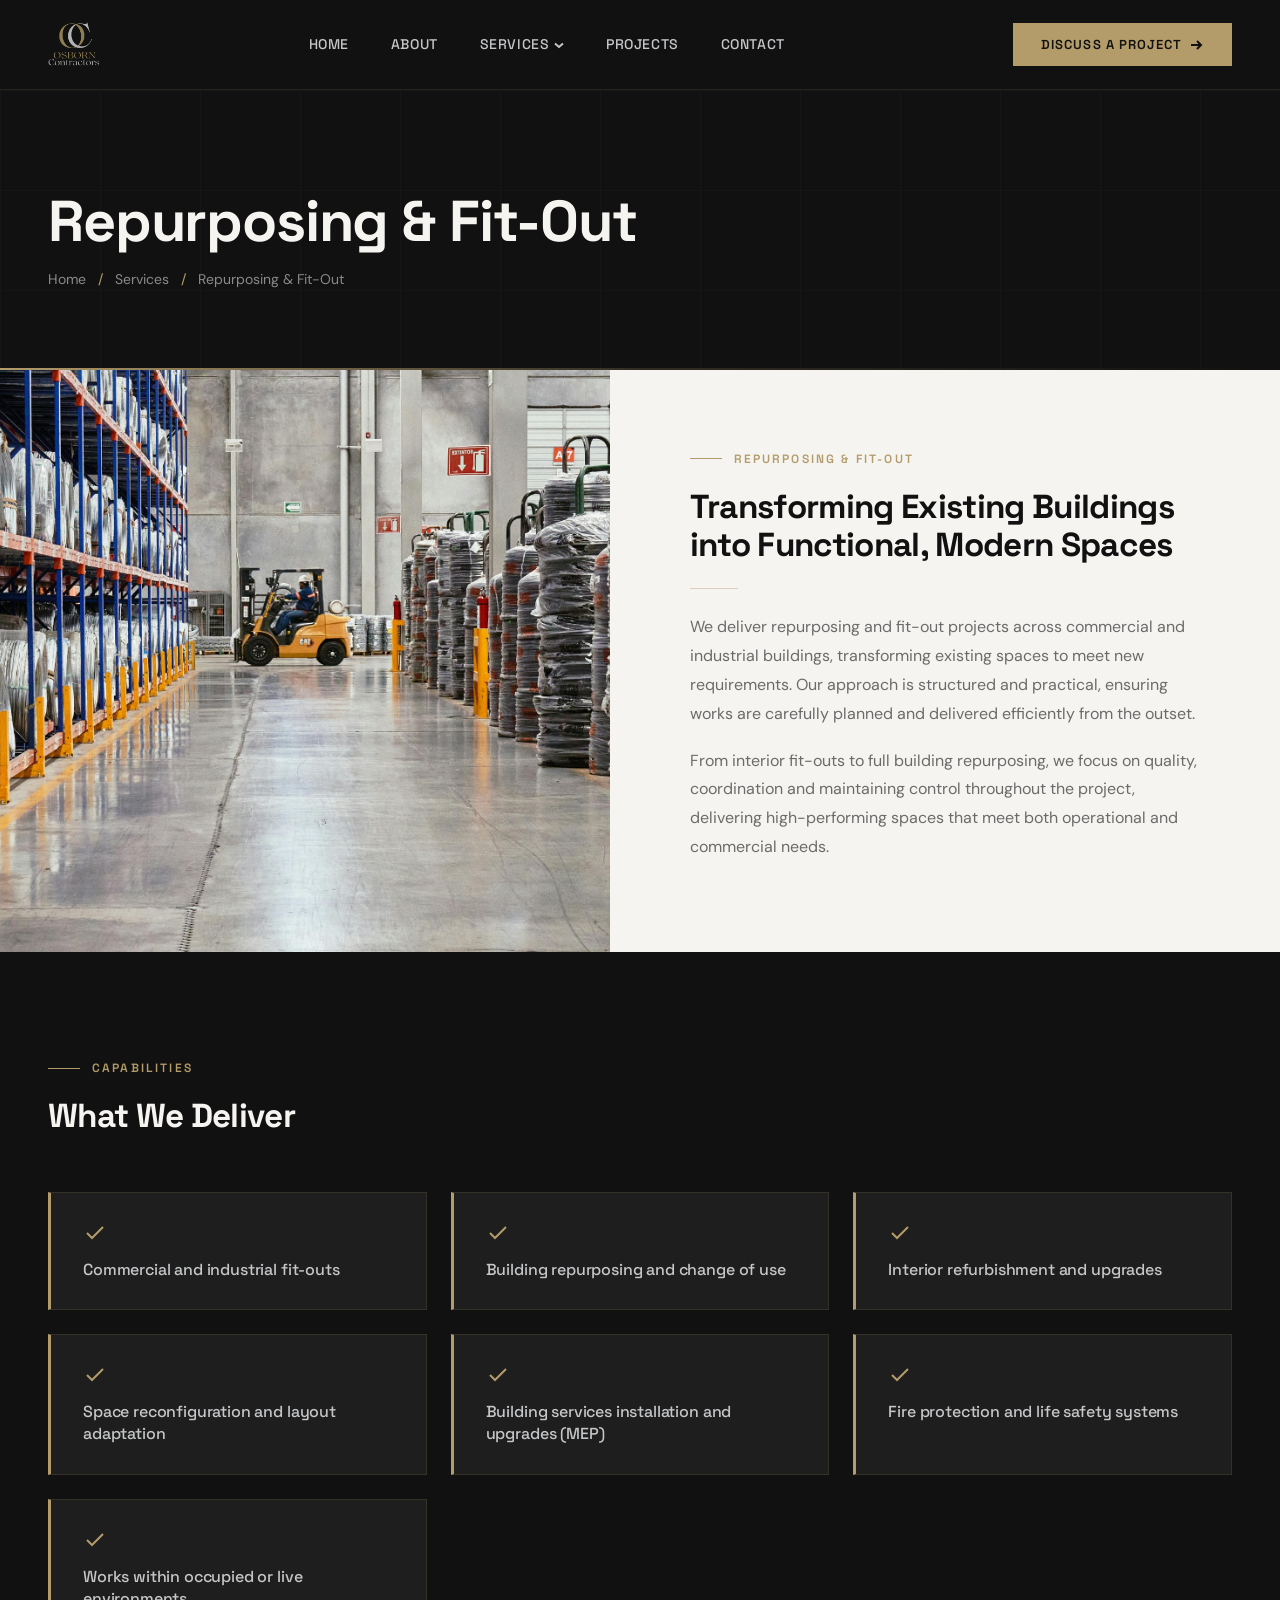
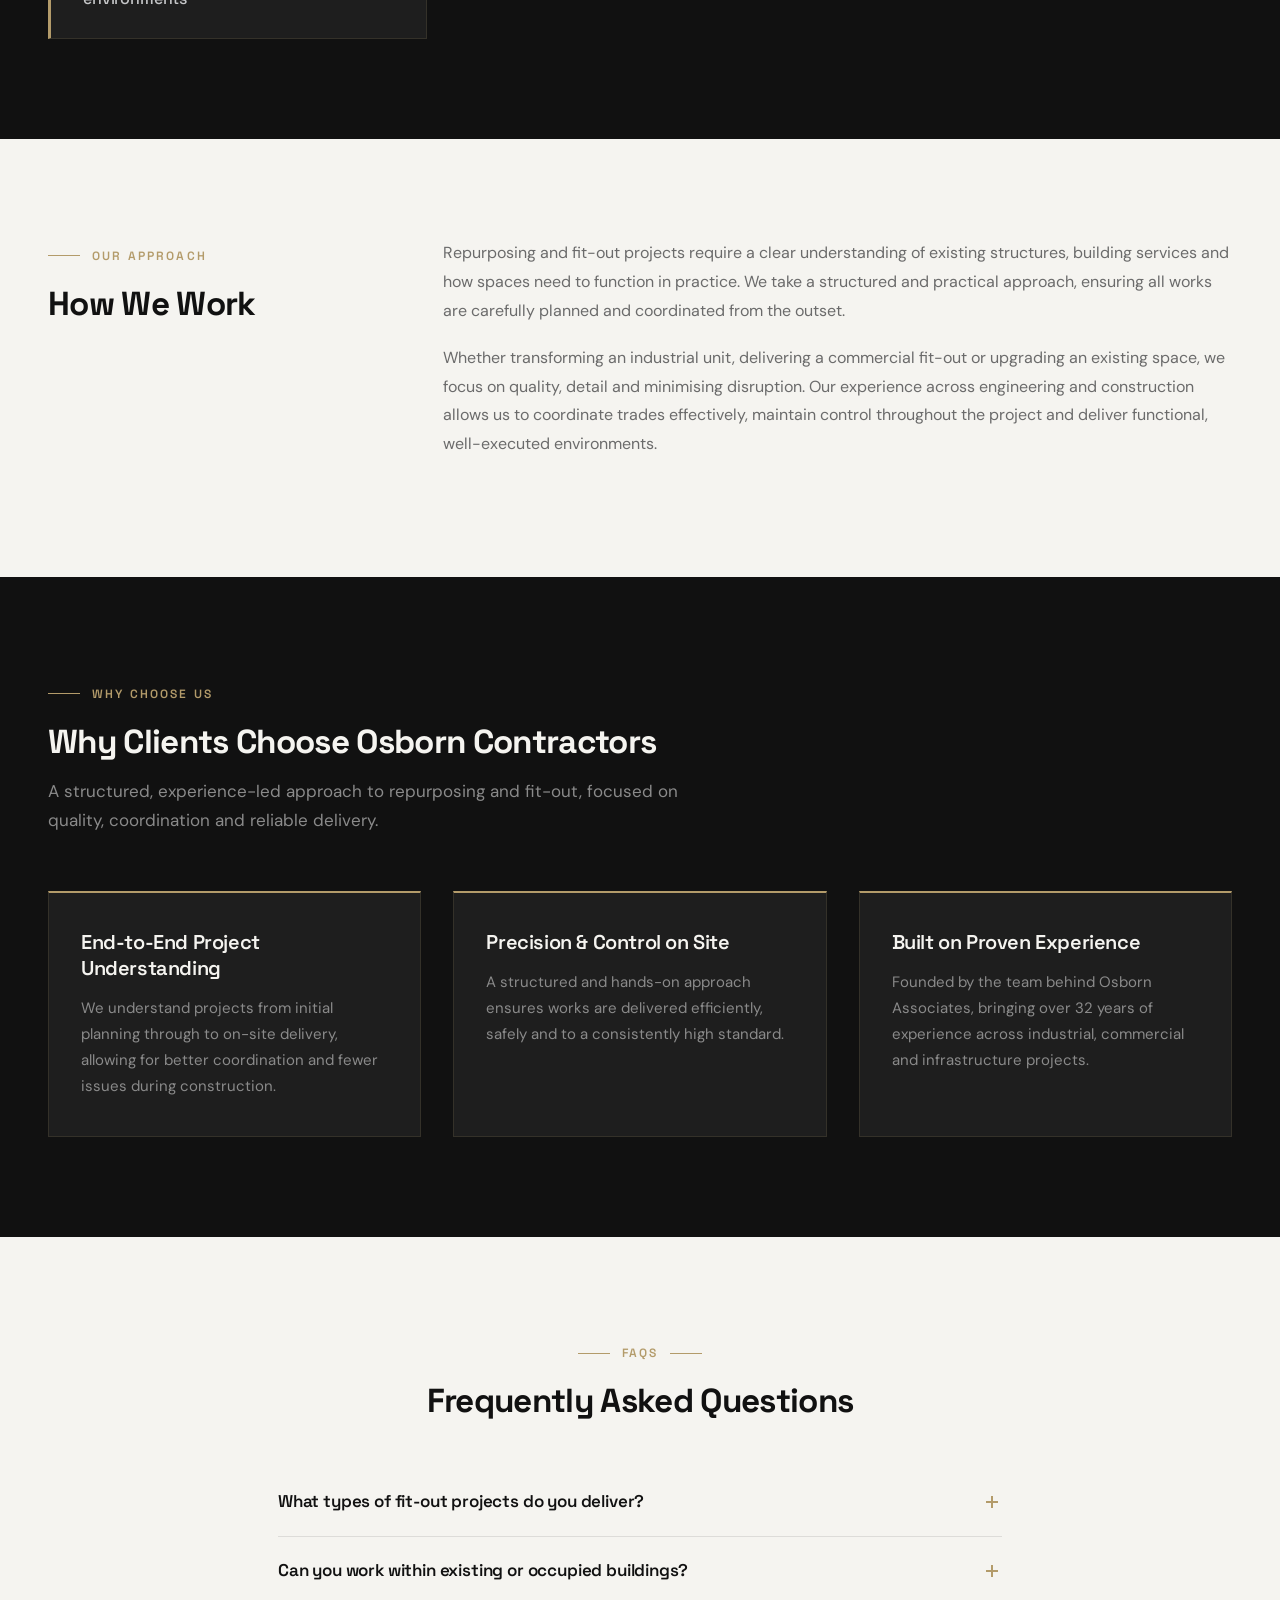
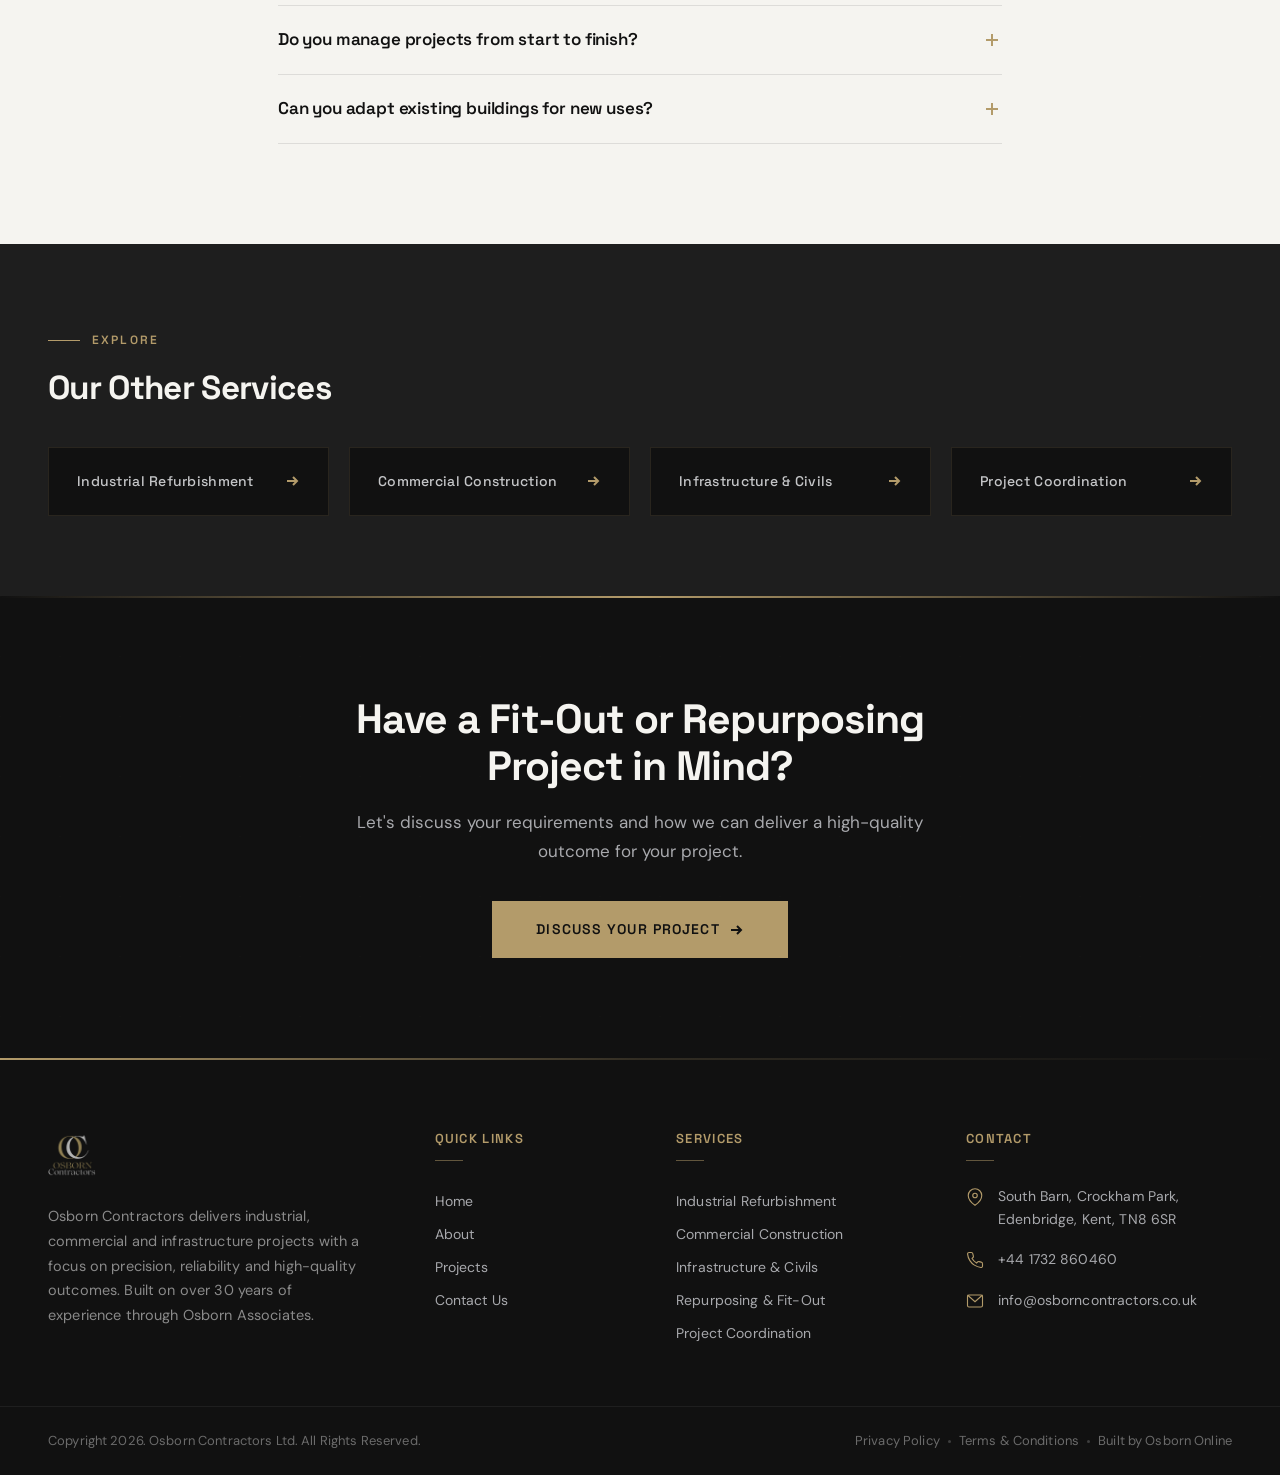
<file: services/repurposing-and-fit-out.html>
<!DOCTYPE html>
<html lang="en">
<head>
  <meta charset="UTF-8">
  <meta name="viewport" content="width=device-width, initial-scale=1.0">
  <title>Repurposing & Fit-Out | Osborn Contractors - Fit-Out Contractors UK</title>
  <meta name="description" content="Building repurposing and fit-out services across the UK. Interior refurbishment, change of use and space reconfiguration delivered with precision by Osborn Contractors.">
  <link rel="icon" type="image/png" href="../assets/icons/favicon.png">
  <link rel="apple-touch-icon" href="../assets/icons/favicon.png">
  <link rel="preconnect" href="https://fonts.googleapis.com">
  <link rel="preconnect" href="https://fonts.gstatic.com" crossorigin>
  <link href="https://fonts.googleapis.com/css2?family=Space+Grotesk:wght@400;500;600;700&family=DM+Sans:wght@400;500;600&display=swap" rel="stylesheet">
  <link rel="stylesheet" href="../css/variables.css">
  <link rel="stylesheet" href="../css/reset.css">
  <link rel="stylesheet" href="../css/navbar.css">
  <link rel="stylesheet" href="../css/global.css">
  <link rel="stylesheet" href="../css/pages/services.css">
  <link rel="stylesheet" href="../css/footer.css">
</head>
<body>

  <nav class="osb-nav" id="osbNav">
    <div class="osb-nav__container">
      <a href="/" class="osb-nav__logo" aria-label="Osborn Contractors - Home"><img src="../assets/images/global/logo.png" alt="Osborn Contractors" width="180" height="52"></a>
      <ul class="osb-nav__links">
        <li><a href="/" class="osb-nav__link">Home</a></li>
        <li><a href="/about" class="osb-nav__link">About</a></li>
        <li class="osb-nav__dropdown-parent">
          <a href="javascript:void(0)" class="osb-nav__link">Services <svg class="osb-nav__chevron" viewBox="0 0 10 10" aria-hidden="true"><polyline points="1,3.5 5,7 9,3.5"/></svg></a>
          <ul class="osb-nav__dropdown">
            <li><a href="/services/industrial-refurbishment" class="osb-nav__dropdown-link">Industrial Refurbishment</a></li>
            <li><a href="/services/commercial-construction" class="osb-nav__dropdown-link">Commercial Construction</a></li>
            <li><a href="/services/infrastructure-and-civils" class="osb-nav__dropdown-link">Infrastructure & Civils</a></li>
            <li><a href="/services/repurposing-and-fit-out" class="osb-nav__dropdown-link">Repurposing & Fit-Out</a></li>
            <li><a href="/services/project-coordination" class="osb-nav__dropdown-link">Project Coordination</a></li>
          </ul>
        </li>
        <li><a href="/projects" class="osb-nav__link">Projects</a></li>
        <li><a href="/contact" class="osb-nav__link">Contact</a></li>
      </ul>
      <a href="/contact" class="osb-nav__cta">Discuss A Project <svg class="osb-nav__cta-arrow" viewBox="0 0 14 14" aria-hidden="true"><line x1="1" y1="7" x2="11" y2="7"/><polyline points="7,3 11,7 7,11"/></svg></a>
      <button class="osb-nav__toggle" id="osbNavToggle" aria-label="Toggle navigation menu" aria-expanded="false"><span class="osb-nav__toggle-bar"></span><span class="osb-nav__toggle-bar"></span><span class="osb-nav__toggle-bar"></span></button>
    </div>
  </nav>
  <div class="osb-nav__mobile" id="osbMobileMenu">
    <ul class="osb-nav__mobile-list">
      <li><a href="/" class="osb-nav__mobile-link">Home</a></li>
      <li><a href="/about" class="osb-nav__mobile-link">About</a></li>
      <li>
        <a href="javascript:void(0)" class="osb-nav__mobile-link" id="osbMobileServicesToggle">Services <svg class="osb-nav__mobile-chevron" id="osbMobileServicesChevron" viewBox="0 0 14 14" aria-hidden="true"><polyline points="2,5 7,10 12,5"/></svg></a>
        <ul class="osb-nav__mobile-sub" id="osbMobileServicesSub">
          <li><a href="/services/industrial-refurbishment" class="osb-nav__mobile-sub-link">Industrial Refurbishment</a></li>
          <li><a href="/services/commercial-construction" class="osb-nav__mobile-sub-link">Commercial Construction</a></li>
          <li><a href="/services/infrastructure-and-civils" class="osb-nav__mobile-sub-link">Infrastructure & Civils</a></li>
          <li><a href="/services/repurposing-and-fit-out" class="osb-nav__mobile-sub-link">Repurposing & Fit-Out</a></li>
          <li><a href="/services/project-coordination" class="osb-nav__mobile-sub-link">Project Coordination</a></li>
        </ul>
      </li>
      <li><a href="/projects" class="osb-nav__mobile-link">Projects</a></li>
      <li><a href="/contact" class="osb-nav__mobile-link">Contact</a></li>
    </ul>
    <a href="/contact" class="osb-nav__mobile-cta">Discuss A Project</a>
  </div>
  <div class="osb-nav-spacer"></div>

  <main>

    <section class="osb-sv-hero">
      <div class="osb-sv-hero__grid"></div>
      <div class="osb-sv-hero__container">
        <h1 class="osb-sv-hero__title">Repurposing & Fit-Out</h1>
        <p class="osb-sv-hero__breadcrumb"><a href="/">Home</a> <span>/</span> <a href="/services">Services</a> <span>/</span> Repurposing & Fit-Out</p>
      </div>
      <div class="osb-sv-hero__accent"></div>
    </section>

    <section class="osb-sv-intro">
      <div class="osb-sv-intro__split">
        <div class="osb-sv-intro__image osb-reveal" data-delay="0">
          <img src="../assets/images/services/repurposing-fitout.png" alt="Repurposing & Fit-Out project" loading="lazy">
        </div>
        <div class="osb-sv-intro__text osb-reveal" data-delay="200">
          <div class="osb-sv-intro__text-inner">
            <div class="osb-sv__label"><span class="osb-sv__label-line"></span><span class="osb-sv__label-text">Repurposing & Fit-Out</span></div>
            <h2 class="osb-sv__heading">Transforming Existing Buildings into Functional, Modern Spaces</h2>
            <div class="osb-sv__divider"></div>
            <p class="osb-sv__body">We deliver repurposing and fit-out projects across commercial and industrial buildings, transforming existing spaces to meet new requirements. Our approach is structured and practical, ensuring works are carefully planned and delivered efficiently from the outset.</p>
            <p class="osb-sv__body">From interior fit-outs to full building repurposing, we focus on quality, coordination and maintaining control throughout the project, delivering high-performing spaces that meet both operational and commercial needs.</p>
          </div>
        </div>
      </div>
    </section>

    <section class="osb-sv-deliver">
      <div class="osb-sv-deliver__container">
        <div class="osb-sv-deliver__header osb-reveal" data-delay="0">
          <div class="osb-sv__label"><span class="osb-sv__label-line"></span><span class="osb-sv__label-text">Capabilities</span></div>
          <h2 class="osb-sv__heading osb-sv__heading--light">What We Deliver</h2>
        </div>
        <div class="osb-sv-deliver__grid">
          <div class="osb-sv-deliver__item osb-reveal" data-delay="0"><svg class="osb-sv-deliver__item-icon" viewBox="0 0 24 24" aria-hidden="true"><polyline points="20,6 9,17 4,12"/></svg><div class="osb-sv-deliver__item-text">Commercial and industrial fit-outs</div></div>
          <div class="osb-sv-deliver__item osb-reveal" data-delay="60"><svg class="osb-sv-deliver__item-icon" viewBox="0 0 24 24" aria-hidden="true"><polyline points="20,6 9,17 4,12"/></svg><div class="osb-sv-deliver__item-text">Building repurposing and change of use</div></div>
          <div class="osb-sv-deliver__item osb-reveal" data-delay="120"><svg class="osb-sv-deliver__item-icon" viewBox="0 0 24 24" aria-hidden="true"><polyline points="20,6 9,17 4,12"/></svg><div class="osb-sv-deliver__item-text">Interior refurbishment and upgrades</div></div>
          <div class="osb-sv-deliver__item osb-reveal" data-delay="180"><svg class="osb-sv-deliver__item-icon" viewBox="0 0 24 24" aria-hidden="true"><polyline points="20,6 9,17 4,12"/></svg><div class="osb-sv-deliver__item-text">Space reconfiguration and layout adaptation</div></div>
          <div class="osb-sv-deliver__item osb-reveal" data-delay="240"><svg class="osb-sv-deliver__item-icon" viewBox="0 0 24 24" aria-hidden="true"><polyline points="20,6 9,17 4,12"/></svg><div class="osb-sv-deliver__item-text">Building services installation and upgrades (MEP)</div></div>
          <div class="osb-sv-deliver__item osb-reveal" data-delay="300"><svg class="osb-sv-deliver__item-icon" viewBox="0 0 24 24" aria-hidden="true"><polyline points="20,6 9,17 4,12"/></svg><div class="osb-sv-deliver__item-text">Fire protection and life safety systems</div></div>
          <div class="osb-sv-deliver__item osb-reveal" data-delay="360"><svg class="osb-sv-deliver__item-icon" viewBox="0 0 24 24" aria-hidden="true"><polyline points="20,6 9,17 4,12"/></svg><div class="osb-sv-deliver__item-text">Works within occupied or live environments</div></div>
        </div>
      </div>
    </section>

    <section class="osb-sv-approach">
      <div class="osb-sv-approach__container">
        <div class="osb-sv-approach__left osb-reveal" data-delay="0">
          <div class="osb-sv__label"><span class="osb-sv__label-line"></span><span class="osb-sv__label-text">Our Approach</span></div>
          <h2 class="osb-sv__heading">How We Work</h2>
        </div>
        <div class="osb-sv-approach__right osb-reveal" data-delay="150">
          <p class="osb-sv__body">Repurposing and fit-out projects require a clear understanding of existing structures, building services and how spaces need to function in practice. We take a structured and practical approach, ensuring all works are carefully planned and coordinated from the outset.</p>
          <p class="osb-sv__body">Whether transforming an industrial unit, delivering a commercial fit-out or upgrading an existing space, we focus on quality, detail and minimising disruption. Our experience across engineering and construction allows us to coordinate trades effectively, maintain control throughout the project and deliver functional, well-executed environments.</p>
        </div>
      </div>
    </section>

    <section class="osb-sv-why">
      <div class="osb-sv-why__container">
        <div class="osb-sv-why__header osb-reveal" data-delay="0">
          <div class="osb-sv__label"><span class="osb-sv__label-line"></span><span class="osb-sv__label-text">Why Choose Us</span></div>
          <h2 class="osb-sv__heading osb-sv__heading--light">Why Clients Choose Osborn Contractors</h2>
          <p class="osb-sv-why__sub">A structured, experience-led approach to repurposing and fit-out, focused on quality, coordination and reliable delivery.</p>
        </div>
        <div class="osb-sv-why__grid">
          <div class="osb-sv-why__pillar osb-reveal" data-delay="0"><h3 class="osb-sv-why__pillar-title">End-to-End Project Understanding</h3><p class="osb-sv-why__pillar-desc">We understand projects from initial planning through to on-site delivery, allowing for better coordination and fewer issues during construction.</p></div>
          <div class="osb-sv-why__pillar osb-reveal" data-delay="120"><h3 class="osb-sv-why__pillar-title">Precision & Control on Site</h3><p class="osb-sv-why__pillar-desc">A structured and hands-on approach ensures works are delivered efficiently, safely and to a consistently high standard.</p></div>
          <div class="osb-sv-why__pillar osb-reveal" data-delay="240"><h3 class="osb-sv-why__pillar-title">Built on Proven Experience</h3><p class="osb-sv-why__pillar-desc">Founded by the team behind Osborn Associates, bringing over 32 years of experience across industrial, commercial and infrastructure projects.</p></div>
        </div>
      </div>
    </section>

    <section class="osb-sv-faq">
      <div class="osb-sv-faq__container">
        <div class="osb-sv-faq__header osb-reveal" data-delay="0">
          <div class="osb-sv__label"><span class="osb-sv__label-line"></span><span class="osb-sv__label-text">FAQs</span><span class="osb-sv__label-line"></span></div>
          <h2 class="osb-sv__heading">Frequently Asked Questions</h2>
        </div>
        <div class="osb-sv-faq__item">
          <button class="osb-sv-faq__question" type="button">What types of fit-out projects do you deliver? <svg class="osb-sv-faq__icon" viewBox="0 0 20 20" aria-hidden="true"><line x1="10" y1="4" x2="10" y2="16"/><line x1="4" y1="10" x2="16" y2="10"/></svg></button>
          <div class="osb-sv-faq__answer"><p class="osb-sv-faq__answer-text">We deliver a range of fit-out and repurposing projects across commercial and industrial spaces, including office, retail and mixed-use environments.</p></div>
        </div>
        <div class="osb-sv-faq__item">
          <button class="osb-sv-faq__question" type="button">Can you work within existing or occupied buildings? <svg class="osb-sv-faq__icon" viewBox="0 0 20 20" aria-hidden="true"><line x1="10" y1="4" x2="10" y2="16"/><line x1="4" y1="10" x2="16" y2="10"/></svg></button>
          <div class="osb-sv-faq__answer"><p class="osb-sv-faq__answer-text">Yes. We regularly carry out works within occupied spaces, carefully planning projects to minimise disruption and maintain operations.</p></div>
        </div>
        <div class="osb-sv-faq__item">
          <button class="osb-sv-faq__question" type="button">Do you manage projects from start to finish? <svg class="osb-sv-faq__icon" viewBox="0 0 20 20" aria-hidden="true"><line x1="10" y1="4" x2="10" y2="16"/><line x1="4" y1="10" x2="16" y2="10"/></svg></button>
          <div class="osb-sv-faq__answer"><p class="osb-sv-faq__answer-text">Yes. We provide full project coordination, ensuring all aspects of delivery are managed from planning through to completion.</p></div>
        </div>
        <div class="osb-sv-faq__item">
          <button class="osb-sv-faq__question" type="button">Can you adapt existing buildings for new uses? <svg class="osb-sv-faq__icon" viewBox="0 0 20 20" aria-hidden="true"><line x1="10" y1="4" x2="10" y2="16"/><line x1="4" y1="10" x2="16" y2="10"/></svg></button>
          <div class="osb-sv-faq__answer"><p class="osb-sv-faq__answer-text">Yes. We specialise in repurposing buildings, adapting layouts and upgrading spaces to meet new operational or commercial requirements.</p></div>
        </div>
      </div>
    </section>

    <section class="osb-sv-other">
      <div class="osb-sv-other__container">
        <div class="osb-sv-other__header osb-reveal" data-delay="0">
          <div class="osb-sv__label"><span class="osb-sv__label-line"></span><span class="osb-sv__label-text">Explore</span></div>
          <h2 class="osb-sv__heading osb-sv__heading--light">Our Other Services</h2>
        </div>
        <div class="osb-sv-other__grid">
          <a href="/services/industrial-refurbishment" class="osb-sv-other__link osb-reveal" data-delay="0"><span class="osb-sv-other__link-text">Industrial Refurbishment</span><svg class="osb-sv-other__link-arrow" viewBox="0 0 14 14" aria-hidden="true"><line x1="1" y1="7" x2="11" y2="7"/><polyline points="7,3 11,7 7,11"/></svg></a>
          <a href="/services/commercial-construction" class="osb-sv-other__link osb-reveal" data-delay="80"><span class="osb-sv-other__link-text">Commercial Construction</span><svg class="osb-sv-other__link-arrow" viewBox="0 0 14 14" aria-hidden="true"><line x1="1" y1="7" x2="11" y2="7"/><polyline points="7,3 11,7 7,11"/></svg></a>
          <a href="/services/infrastructure-and-civils" class="osb-sv-other__link osb-reveal" data-delay="160"><span class="osb-sv-other__link-text">Infrastructure & Civils</span><svg class="osb-sv-other__link-arrow" viewBox="0 0 14 14" aria-hidden="true"><line x1="1" y1="7" x2="11" y2="7"/><polyline points="7,3 11,7 7,11"/></svg></a>
          <a href="/services/project-coordination" class="osb-sv-other__link osb-reveal" data-delay="240"><span class="osb-sv-other__link-text">Project Coordination</span><svg class="osb-sv-other__link-arrow" viewBox="0 0 14 14" aria-hidden="true"><line x1="1" y1="7" x2="11" y2="7"/><polyline points="7,3 11,7 7,11"/></svg></a>
        </div>
      </div>
    </section>

    <section class="osb-sv-cta">
      <div class="osb-sv-cta__bg"></div>
      <div class="osb-sv-cta__accent"></div>
      <div class="osb-sv-cta__container">
        <div class="osb-sv-cta__content osb-reveal" data-delay="0">
          <h2 class="osb-sv-cta__heading">Have a Fit-Out or Repurposing Project in Mind?</h2>
          <p class="osb-sv-cta__sub">Let's discuss your requirements and how we can deliver a high-quality outcome for your project.</p>
          <a href="/contact" class="osb-sv-cta__btn">Discuss Your Project <svg class="osb-sv-cta__btn-arrow" viewBox="0 0 14 14" aria-hidden="true"><line x1="1" y1="7" x2="11" y2="7"/><polyline points="7,3 11,7 7,11"/></svg></a>
        </div>
      </div>
    </section>
  </main>

  <footer class="osb-footer">
    <div class="osb-footer__accent"></div>
    <div class="osb-footer__main">
      <div class="osb-footer__col"><a href="/" class="osb-footer__brand-logo" aria-label="Osborn Contractors - Home"><img src="../assets/images/global/logo.png" alt="Osborn Contractors" width="180" height="48" loading="lazy"></a><p class="osb-footer__brand-text">Osborn Contractors delivers industrial, commercial and infrastructure projects with a focus on precision, reliability and high-quality outcomes. Built on over 30 years of experience through Osborn Associates.</p></div>
      <div class="osb-footer__col"><h3 class="osb-footer__heading">Quick Links</h3><ul class="osb-footer__list"><li><a href="/" class="osb-footer__list-link">Home</a></li><li><a href="/about" class="osb-footer__list-link">About</a></li><li><a href="/projects" class="osb-footer__list-link">Projects</a></li><li><a href="/contact" class="osb-footer__list-link">Contact Us</a></li></ul></div>
      <div class="osb-footer__col"><h3 class="osb-footer__heading">Services</h3><ul class="osb-footer__list"><li><a href="/services/industrial-refurbishment" class="osb-footer__list-link">Industrial Refurbishment</a></li><li><a href="/services/commercial-construction" class="osb-footer__list-link">Commercial Construction</a></li><li><a href="/services/infrastructure-and-civils" class="osb-footer__list-link">Infrastructure & Civils</a></li><li><a href="/services/repurposing-and-fit-out" class="osb-footer__list-link">Repurposing & Fit-Out</a></li><li><a href="/services/project-coordination" class="osb-footer__list-link">Project Coordination</a></li></ul></div>
      <div class="osb-footer__col"><h3 class="osb-footer__heading">Contact</h3><div class="osb-footer__contact-item"><svg class="osb-footer__contact-icon" viewBox="0 0 24 24" aria-hidden="true"><path d="M21 10c0 7-9 13-9 13s-9-6-9-13a9 9 0 0118 0z"/><circle cx="12" cy="10" r="3"/></svg><div class="osb-footer__contact-text">South Barn, Crockham Park,<br>Edenbridge, Kent, TN8 6SR</div></div><div class="osb-footer__contact-item"><svg class="osb-footer__contact-icon" viewBox="0 0 24 24" aria-hidden="true"><path d="M22 16.92v3a2 2 0 01-2.18 2 19.79 19.79 0 01-8.63-3.07 19.5 19.5 0 01-6-6 19.79 19.79 0 01-3.07-8.67A2 2 0 014.11 2h3a2 2 0 012 1.72c.127.96.361 1.903.7 2.81a2 2 0 01-.45 2.11L8.09 9.91a16 16 0 006 6l1.27-1.27a2 2 0 012.11-.45c.907.339 1.85.573 2.81.7A2 2 0 0122 16.92z"/></svg><div class="osb-footer__contact-text"><a href="tel:+441732860460">+44 1732 860460</a></div></div><div class="osb-footer__contact-item"><svg class="osb-footer__contact-icon" viewBox="0 0 24 24" aria-hidden="true"><rect x="2" y="4" width="20" height="16" rx="2"/><polyline points="22,4 12,13 2,4"/></svg><div class="osb-footer__contact-text"><a href="mailto:info@osborncontractors.co.uk">info@osborncontractors.co.uk</a></div></div></div>
    </div>
    <div class="osb-footer__bottom"><div class="osb-footer__bottom-inner"><p class="osb-footer__copyright">Copyright 2026. Osborn Contractors Ltd. All Rights Reserved.</p><div class="osb-footer__legal"><a href="/privacy-policy" class="osb-footer__legal-link">Privacy Policy</a><span class="osb-footer__legal-sep"></span><a href="/terms" class="osb-footer__legal-link">Terms & Conditions</a><span class="osb-footer__legal-sep"></span><span class="osb-footer__credit">Built by <a href="https://osbornonline.com" target="_blank" rel="noopener" class="osb-footer__credit-link">Osborn Online</a></span></div></div></div>
  </footer>

  <script src="../js/navbar.js"></script>
  <script src="../js/scroll-reveal.js"></script>
  <script>
  (function() {
    var faqItems = document.querySelectorAll('.osb-sv-faq__item');
    faqItems.forEach(function(item) {
      var btn = item.querySelector('.osb-sv-faq__question');
      if (!btn) return;
      btn.addEventListener('click', function() {
        var isOpen = item.classList.contains('osb-faq-open');
        faqItems.forEach(function(o) { o.classList.remove('osb-faq-open'); });
        if (!isOpen) item.classList.add('osb-faq-open');
      });
    });
  })();
  </script>
</body>
</html>
</file>
<file: css/variables.css>
/* ══════════════════════════════════
   DESIGN TOKENS
   ══════════════════════════════════ */

:root {
  /* Colours */
  --osb-charcoal: #111111;
  --osb-graphite: #1E1E1E;
  --osb-graphite-mid: #252525;
  --osb-brass: #B39B6A;
  --osb-brass-hover: #C8AD78;
  --osb-brass-dark: #9A8555;
  --osb-silver: #A8A9AD;
  --osb-silver-light: #C5C6C8;
  --osb-concrete: #6B6B6B;
  --osb-concrete-light: #8A8A8A;
  --osb-off-white: #F5F4F0;
  --osb-white: #FFFFFF;

  /* Borders */
  --osb-border: rgba(179, 155, 106, 0.15);
  --osb-border-dark: rgba(17, 17, 17, 0.1);
  --osb-border-subtle: rgba(255, 255, 255, 0.06);

  /* Typography */
  --osb-font-heading: 'Space Grotesk', sans-serif;
  --osb-font-body: 'DM Sans', sans-serif;

  /* Layout */
  --osb-container-max: 1400px;
  --osb-container-wide: 1540px;
  --osb-nav-height: 90px;
}

@media (max-width: 640px) {
  :root {
    --osb-nav-height: 74px;
  }
}
</file>
<file: css/navbar.css>
/* ══════════════════════════════════
   NAVBAR
   ══════════════════════════════════ */

.osb-nav {
  position: fixed;
  top: 0;
  left: 0;
  right: 0;
  z-index: 9999;
  height: var(--osb-nav-height);
  background: var(--osb-charcoal);
  border-bottom: 1px solid var(--osb-border);
  transition: background 0.35s ease, box-shadow 0.35s ease, height 0.35s ease;
  font-family: var(--osb-font-body);
}

.osb-nav.osb-nav--scrolled {
  height: 74px;
  background: rgba(17, 17, 17, 0.97);
  box-shadow: 0 2px 30px rgba(0, 0, 0, 0.4);
  backdrop-filter: blur(12px);
  -webkit-backdrop-filter: blur(12px);
}

.osb-nav-spacer {
  height: var(--osb-nav-height);
}

.osb-nav__container {
  max-width: var(--osb-container-max);
  margin: 0 auto;
  padding: 0 48px;
  height: 100%;
  display: flex;
  align-items: center;
  justify-content: space-between;
}

/* Logo */
.osb-nav__logo {
  display: flex;
  align-items: center;
  flex-shrink: 0;
}

.osb-nav__logo img {
  height: 52px;
  width: auto;
  transition: height 0.35s ease;
}

.osb-nav.osb-nav--scrolled .osb-nav__logo img {
  height: 42px;
}

/* Desktop Links */
.osb-nav__links {
  display: flex;
  align-items: center;
  gap: 6px;
}

.osb-nav__links > li {
  position: relative;
}

.osb-nav__link {
  display: flex;
  align-items: center;
  gap: 5px;
  padding: 10px 18px;
  font-family: var(--osb-font-heading);
  font-size: 14px;
  font-weight: 500;
  letter-spacing: 0.04em;
  text-transform: uppercase;
  color: var(--osb-silver-light);
  transition: color 0.25s ease;
  white-space: nowrap;
  cursor: pointer;
}

.osb-nav__link:hover,
.osb-nav__link:focus {
  color: var(--osb-brass);
}

.osb-nav__link--active {
  color: var(--osb-brass);
}

/* Dropdown Chevron */
.osb-nav__chevron {
  width: 10px;
  height: 10px;
  stroke: currentColor;
  stroke-width: 2;
  fill: none;
  transition: transform 0.25s ease;
}

.osb-nav__dropdown-parent:hover .osb-nav__chevron {
  transform: rotate(180deg);
}

/* Dropdown Menu */
.osb-nav__dropdown {
  position: absolute;
  top: 100%;
  left: 0;
  min-width: 280px;
  padding: 12px 0;
  background: var(--osb-graphite);
  border: 1px solid var(--osb-border);
  border-top: 2px solid var(--osb-brass);
  opacity: 0;
  visibility: hidden;
  transform: translateY(8px);
  transition: opacity 0.25s ease, transform 0.25s ease, visibility 0.25s ease;
}

.osb-nav__dropdown-parent:hover .osb-nav__dropdown,
.osb-nav__dropdown-parent:focus-within .osb-nav__dropdown {
  opacity: 1;
  visibility: visible;
  transform: translateY(0);
}

.osb-nav__dropdown-link {
  display: block;
  padding: 12px 24px;
  font-family: var(--osb-font-body);
  font-size: 14px;
  font-weight: 400;
  color: var(--osb-silver);
  transition: color 0.2s ease, background 0.2s ease, padding-left 0.2s ease;
  letter-spacing: 0.01em;
}

.osb-nav__dropdown-link:hover {
  color: var(--osb-brass);
  background: rgba(179, 155, 106, 0.06);
  padding-left: 30px;
}

/* CTA Button */
.osb-nav__cta {
  display: inline-flex;
  align-items: center;
  gap: 8px;
  margin-left: 20px;
  padding: 12px 28px;
  font-family: var(--osb-font-heading);
  font-size: 13px;
  font-weight: 600;
  letter-spacing: 0.08em;
  text-transform: uppercase;
  color: var(--osb-charcoal);
  background: var(--osb-brass);
  border: none;
  cursor: pointer;
  transition: background 0.25s ease, transform 0.15s ease;
  white-space: nowrap;
  flex-shrink: 0;
}

.osb-nav__cta:hover {
  background: var(--osb-brass-hover);
  transform: translateY(-1px);
}

.osb-nav__cta-arrow {
  width: 14px;
  height: 14px;
  stroke: var(--osb-charcoal);
  stroke-width: 2;
  fill: none;
  transition: transform 0.25s ease;
}

.osb-nav__cta:hover .osb-nav__cta-arrow {
  transform: translateX(3px);
}

/* Mobile Toggle */
.osb-nav__toggle {
  display: none;
  flex-direction: column;
  justify-content: center;
  align-items: center;
  width: 44px;
  height: 44px;
  background: none;
  border: none;
  cursor: pointer;
  padding: 0;
  gap: 6px;
}

.osb-nav__toggle-bar {
  display: block;
  width: 26px;
  height: 2px;
  background: var(--osb-silver-light);
  transition: transform 0.3s ease, opacity 0.3s ease;
}

.osb-nav__toggle.osb-nav__toggle--open .osb-nav__toggle-bar:nth-child(1) {
  transform: translateY(8px) rotate(45deg);
}

.osb-nav__toggle.osb-nav__toggle--open .osb-nav__toggle-bar:nth-child(2) {
  opacity: 0;
}

.osb-nav__toggle.osb-nav__toggle--open .osb-nav__toggle-bar:nth-child(3) {
  transform: translateY(-8px) rotate(-45deg);
}

/* Mobile Menu */
.osb-nav__mobile {
  display: none;
  position: fixed;
  top: var(--osb-nav-height);
  left: 0;
  right: 0;
  bottom: 0;
  background: var(--osb-charcoal);
  z-index: 9998;
  overflow-y: auto;
  padding: 32px 24px 40px;
  opacity: 0;
  transform: translateY(-10px);
  transition: opacity 0.3s ease, transform 0.3s ease;
}

.osb-nav__mobile.osb-nav__mobile--open {
  opacity: 1;
  transform: translateY(0);
}

.osb-nav__mobile-list > li {
  border-bottom: 1px solid rgba(179, 155, 106, 0.1);
}

.osb-nav__mobile-link {
  display: flex;
  align-items: center;
  justify-content: space-between;
  padding: 18px 4px;
  font-family: var(--osb-font-heading);
  font-size: 18px;
  font-weight: 500;
  letter-spacing: 0.04em;
  text-transform: uppercase;
  color: var(--osb-silver-light);
  transition: color 0.2s ease;
}

.osb-nav__mobile-link:hover {
  color: var(--osb-brass);
}

.osb-nav__mobile-sub {
  padding: 0 0 12px 16px;
  display: none;
}

.osb-nav__mobile-sub.osb-nav__mobile-sub--open {
  display: block;
}

.osb-nav__mobile-sub-link {
  display: block;
  padding: 12px 4px;
  font-family: var(--osb-font-body);
  font-size: 15px;
  color: var(--osb-concrete-light);
  transition: color 0.2s ease;
}

.osb-nav__mobile-sub-link:hover {
  color: var(--osb-brass);
}

.osb-nav__mobile-chevron {
  width: 14px;
  height: 14px;
  stroke: currentColor;
  stroke-width: 2;
  fill: none;
  transition: transform 0.25s ease;
}

.osb-nav__mobile-chevron--open {
  transform: rotate(180deg);
}

.osb-nav__mobile-cta {
  display: block;
  margin-top: 32px;
  padding: 16px 28px;
  font-family: var(--osb-font-heading);
  font-size: 14px;
  font-weight: 600;
  letter-spacing: 0.08em;
  text-transform: uppercase;
  text-align: center;
  color: var(--osb-charcoal);
  background: var(--osb-brass);
  transition: background 0.25s ease;
}

.osb-nav__mobile-cta:hover {
  background: var(--osb-brass-hover);
}

/* Responsive */
@media (max-width: 1024px) {
  .osb-nav__container { padding: 0 28px; }
  .osb-nav__links, .osb-nav__cta { display: none; }
  .osb-nav__toggle { display: flex; }
  .osb-nav__mobile { display: block; pointer-events: none; }
  .osb-nav__mobile.osb-nav__mobile--open { pointer-events: auto; }
}

@media (max-width: 640px) {
  .osb-nav__container { padding: 0 20px; }
  .osb-nav__logo img { height: 40px; }
  .osb-nav.osb-nav--scrolled .osb-nav__logo img { height: 36px; }
}

@media (min-width: 1600px) {
  .osb-nav__container { max-width: var(--osb-container-wide); padding: 0 60px; }
}
</file>
<file: css/global.css>
/* ══════════════════════════════════
   HOMEPAGE HERO
   ══════════════════════════════════ */

.osb-hero {
  position: relative;
  width: 100%;
  height: 100vh;
  margin-top: -90px;
  overflow: hidden;
  background: var(--osb-charcoal);
}

.osb-hero__bg {
  position: absolute;
  top: 0; left: 0; width: 100%; height: 100%;
  z-index: 1;
}

.osb-hero__bg img {
  width: 100%; height: 100%;
  object-fit: cover;
}

.osb-hero__overlay {
  position: absolute;
  top: 0; left: 0; width: 100%; height: 100%;
  z-index: 2;
  background: linear-gradient(180deg,
    rgba(17, 17, 17, 0.3) 0%,
    rgba(17, 17, 17, 0.15) 30%,
    rgba(17, 17, 17, 0.45) 60%,
    rgba(17, 17, 17, 0.8) 100%
  );
}

.osb-hero__grid {
  position: absolute;
  top: 0; left: 0; width: 100%; height: 100%;
  z-index: 3;
  opacity: 0.04;
  background-image:
    linear-gradient(90deg, var(--osb-silver) 1px, transparent 1px),
    linear-gradient(180deg, var(--osb-silver) 1px, transparent 1px);
  background-size: 120px 120px;
  pointer-events: none;
}

.osb-hero__inner {
  position: absolute;
  top: 0; left: 0; width: 100%; height: 100%;
  z-index: 5;
  display: flex;
  align-items: center;
  padding-top: 90px;
  padding-bottom: 60px;
}

.osb-hero__content {
  max-width: var(--osb-container-max);
  margin: 0 auto;
  width: 100%;
  padding: 0 48px;
}

.osb-hero__label {
  display: inline-flex;
  align-items: center;
  gap: 12px;
  margin-bottom: 28px;
  opacity: 0;
  transform: translateY(20px);
  animation: osbFadeUp 0.8s ease forwards 0.2s;
}

.osb-hero__label-line {
  width: 32px; height: 1px;
  background: var(--osb-brass);
}

.osb-hero__label-text {
  font-family: var(--osb-font-heading);
  font-size: 12px; font-weight: 600;
  letter-spacing: 0.18em;
  text-transform: uppercase;
  color: var(--osb-brass);
}

.osb-hero__heading {
  font-family: var(--osb-font-heading);
  font-size: clamp(38px, 5.5vw, 72px);
  font-weight: 700;
  line-height: 1.08;
  letter-spacing: -0.02em;
  color: var(--osb-off-white);
  max-width: 820px;
  margin-bottom: 24px;
  opacity: 0;
  transform: translateY(24px);
  animation: osbFadeUp 0.9s ease forwards 0.4s;
}

.osb-hero__sub {
  font-family: var(--osb-font-body);
  font-size: clamp(16px, 1.3vw, 19px);
  font-weight: 400;
  line-height: 1.7;
  color: var(--osb-silver);
  max-width: 560px;
  margin-bottom: 40px;
  opacity: 0;
  transform: translateY(24px);
  animation: osbFadeUp 0.9s ease forwards 0.6s;
}

.osb-hero__actions {
  display: flex;
  align-items: center;
  gap: 16px;
  flex-wrap: wrap;
  opacity: 0;
  transform: translateY(20px);
  animation: osbFadeUp 0.8s ease forwards 0.8s;
}

.osb-hero__btn {
  display: inline-flex;
  align-items: center;
  gap: 10px;
  padding: 16px 36px;
  font-family: var(--osb-font-heading);
  font-size: 13px; font-weight: 600;
  letter-spacing: 0.08em;
  text-transform: uppercase;
  cursor: pointer;
  border: none;
  transition: background 0.3s ease, color 0.3s ease, transform 0.2s ease, border-color 0.3s ease;
  white-space: nowrap;
}

.osb-hero__btn--primary {
  background: var(--osb-brass);
  color: var(--osb-charcoal);
}

.osb-hero__btn--primary:hover {
  background: var(--osb-brass-hover);
  transform: translateY(-2px);
}

.osb-hero__btn--secondary {
  background: transparent;
  color: var(--osb-silver-light);
  border: 1px solid rgba(197, 198, 200, 0.25);
}

.osb-hero__btn--secondary:hover {
  border-color: var(--osb-brass);
  color: var(--osb-brass);
  transform: translateY(-2px);
}

.osb-hero__btn-arrow {
  width: 14px; height: 14px;
  stroke: currentColor; stroke-width: 2; fill: none;
  transition: transform 0.3s ease;
}

.osb-hero__btn:hover .osb-hero__btn-arrow {
  transform: translateX(3px);
}

/* Scroll Indicator */
.osb-hero__scroll {
  position: absolute;
  bottom: 28px; right: 48px;
  z-index: 5;
  display: flex;
  flex-direction: column;
  align-items: center;
  gap: 8px;
  opacity: 0;
  animation: osbFadeUp 0.6s ease forwards 1s;
}

.osb-hero__scroll-text {
  font-family: var(--osb-font-heading);
  font-size: 10px; font-weight: 500;
  letter-spacing: 0.2em;
  text-transform: uppercase;
  color: var(--osb-concrete);
  writing-mode: vertical-rl;
}

.osb-hero__scroll-line {
  width: 1px; height: 48px;
  background: linear-gradient(180deg, var(--osb-brass), transparent);
  position: relative;
  overflow: hidden;
}

.osb-hero__scroll-line::after {
  content: '';
  position: absolute;
  top: -100%; left: 0; width: 100%; height: 100%;
  background: var(--osb-brass);
  animation: osbScrollPulse 2s ease-in-out infinite;
}

/* Animations */
@keyframes osbFadeUp {
  from { opacity: 0; transform: translateY(20px); }
  to { opacity: 1; transform: translateY(0); }
}

@keyframes osbScrollPulse {
  0% { top: -100%; }
  50% { top: 100%; }
  100% { top: 100%; }
}

/* Responsive */
@media (max-width: 1024px) {
  .osb-hero__inner { padding-bottom: 48px; }
  .osb-hero__content { padding: 0 32px; }
  .osb-hero__scroll { display: none; }
}

@media (max-width: 768px) {
  .osb-hero { height: 100vh; height: 100dvh; margin-top: -74px; }
  .osb-hero__inner { padding-top: 74px; padding-bottom: 40px; }
  .osb-hero__content { padding: 0 20px; }
  .osb-hero__heading { max-width: 100%; }
  .osb-hero__sub { max-width: 100%; margin-bottom: 32px; }
  .osb-hero__actions { flex-direction: column; align-items: stretch; gap: 12px; }
  .osb-hero__btn { justify-content: center; padding: 16px 28px; }
}

@media (min-width: 1600px) {
  .osb-hero__content { max-width: var(--osb-container-wide); padding: 0 60px; }
  .osb-hero__inner { padding-bottom: 72px; }
}
/* ══════════════════════════════════
   HOMEPAGE ABOUT SECTION
   ══════════════════════════════════ */

.osb-about {
  position: relative;
  background: var(--osb-off-white);
  overflow: hidden;
}

.osb-about__split {
  display: grid;
  grid-template-columns: 1.1fr 1fr;
  min-height: 700px;
}

/* Image Column */
.osb-about__image-col {
  position: relative;
  background: var(--osb-charcoal);
  overflow: hidden;
}

.osb-about__image-col img {
  width: 100%; height: 100%;
  object-fit: cover;
  opacity: 0;
  transform: scale(1.05);
  transition: opacity 1s ease, transform 1.2s ease;
}

.osb-about__image-col.is-visible img {
  opacity: 1;
  transform: scale(1);
}

.osb-about__image-overlay {
  position: absolute;
  bottom: 0; left: 0; width: 100%; height: 40%;
  background: linear-gradient(180deg, transparent 0%, rgba(17, 17, 17, 0.5) 100%);
  z-index: 2;
  pointer-events: none;
}

/* Floating Stat Box */
.osb-about__stat-box {
  position: absolute;
  bottom: 40px; right: -60px;
  z-index: 5;
  background: var(--osb-charcoal);
  border: 1px solid var(--osb-border);
  padding: 36px 40px;
  min-width: 260px;
  opacity: 0;
  transform: translateY(20px);
  transition: opacity 0.8s ease 0.4s, transform 0.8s ease 0.4s;
}

.osb-about__image-col.is-visible .osb-about__stat-box {
  opacity: 1;
  transform: translateY(0);
}

.osb-about__stat-box::before {
  content: '';
  position: absolute;
  top: 0; left: 0; width: 100%; height: 2px;
  background: var(--osb-brass);
}

.osb-about__stat-number {
  font-family: var(--osb-font-heading);
  font-size: 52px; font-weight: 700;
  color: var(--osb-brass);
  line-height: 1; letter-spacing: -0.03em;
  margin-bottom: 8px;
}

.osb-about__stat-label {
  font-family: var(--osb-font-heading);
  font-size: 13px; font-weight: 500;
  letter-spacing: 0.08em;
  text-transform: uppercase;
  color: var(--osb-silver);
  line-height: 1.5;
}

/* Text Column */
.osb-about__text-col {
  display: flex;
  align-items: center;
  padding: 80px 64px 80px 100px;
  opacity: 0;
  transform: translateY(30px);
  transition: opacity 0.8s ease 0.2s, transform 0.8s ease 0.2s;
}

.osb-about__text-col.is-visible {
  opacity: 1;
  transform: translateY(0);
}

.osb-about__text {
  max-width: 520px;
}

.osb-about__label {
  display: inline-flex;
  align-items: center;
  gap: 12px;
  margin-bottom: 24px;
}

.osb-about__label-line {
  width: 32px; height: 1px;
  background: var(--osb-brass);
}

.osb-about__label-text {
  font-family: var(--osb-font-heading);
  font-size: 12px; font-weight: 600;
  letter-spacing: 0.18em;
  text-transform: uppercase;
  color: var(--osb-brass);
}

.osb-about__heading {
  font-family: var(--osb-font-heading);
  font-size: clamp(28px, 2.8vw, 42px);
  font-weight: 700;
  line-height: 1.15; letter-spacing: -0.02em;
  color: var(--osb-charcoal);
  margin-bottom: 28px;
}

.osb-about__body {
  font-family: var(--osb-font-body);
  font-size: 16px; line-height: 1.8;
  color: var(--osb-concrete);
  margin-bottom: 20px;
}

.osb-about__body:last-of-type {
  margin-bottom: 36px;
}

.osb-about__divider {
  width: 48px; height: 1px;
  background: var(--osb-brass);
  opacity: 0.4;
  margin-bottom: 36px;
}

.osb-about__link {
  display: inline-flex;
  align-items: center;
  gap: 10px;
  font-family: var(--osb-font-heading);
  font-size: 13px; font-weight: 600;
  letter-spacing: 0.08em;
  text-transform: uppercase;
  color: var(--osb-charcoal);
  padding: 14px 32px;
  border: 1px solid rgba(17, 17, 17, 0.2);
  transition: background 0.3s ease, color 0.3s ease, border-color 0.3s ease, transform 0.2s ease;
}

.osb-about__link:hover {
  background: var(--osb-brass);
  color: var(--osb-charcoal);
  border-color: var(--osb-brass);
  transform: translateY(-2px);
}

.osb-about__link-arrow {
  width: 14px; height: 14px;
  stroke: currentColor; stroke-width: 2; fill: none;
  transition: transform 0.3s ease;
}

.osb-about__link:hover .osb-about__link-arrow {
  transform: translateX(4px);
}

/* Responsive */
@media (max-width: 1024px) {
  .osb-about__split { grid-template-columns: 1fr 1fr; min-height: 600px; }
  .osb-about__text-col { padding: 56px 40px 56px 56px; }
  .osb-about__stat-box { right: -40px; padding: 28px 32px; min-width: 220px; }
  .osb-about__stat-number { font-size: 42px; }
}

@media (max-width: 768px) {
  .osb-about__split { grid-template-columns: 1fr; min-height: auto; }
  .osb-about__image-col { height: 400px; }
  .osb-about__stat-box { right: 20px; bottom: 20px; min-width: 180px; padding: 24px 28px; }
  .osb-about__stat-number { font-size: 36px; }
  .osb-about__stat-label { font-size: 11px; }
  .osb-about__text-col { padding: 48px 20px 56px; }
  .osb-about__text { max-width: 100%; }
}

@media (min-width: 1600px) {
  .osb-about__split { min-height: 760px; }
  .osb-about__text-col { padding: 96px 80px 96px 120px; }
  .osb-about__text { max-width: 560px; }
  .osb-about__stat-box { right: -72px; bottom: 56px; padding: 40px 48px; }
}
/* ══════════════════════════════════
   HOMEPAGE SERVICES SECTION
   ══════════════════════════════════ */

.osb-services {
  background: var(--osb-graphite);
  padding: 120px 0;
  overflow: hidden;
}

.osb-services__container {
  max-width: var(--osb-container-max);
  margin: 0 auto;
  padding: 0 48px;
}

.osb-services__header {
  display: flex;
  align-items: flex-end;
  justify-content: space-between;
  margin-bottom: 64px;
  gap: 40px;
}

.osb-services__label {
  display: inline-flex;
  align-items: center;
  gap: 12px;
  margin-bottom: 20px;
}

.osb-services__label-line { width: 32px; height: 1px; background: var(--osb-brass); }

.osb-services__label-text {
  font-family: var(--osb-font-heading);
  font-size: 12px; font-weight: 600;
  letter-spacing: 0.18em;
  text-transform: uppercase;
  color: var(--osb-brass);
}

.osb-services__heading {
  font-family: var(--osb-font-heading);
  font-size: clamp(30px, 3.2vw, 46px);
  font-weight: 700; line-height: 1.15;
  letter-spacing: -0.02em;
  color: var(--osb-off-white);
}

.osb-services__intro {
  font-family: var(--osb-font-body);
  font-size: 16px; line-height: 1.7;
  color: var(--osb-concrete-light);
  max-width: 420px;
  text-align: right;
  flex-shrink: 0;
}

.osb-services__grid {
  display: grid;
  grid-template-columns: repeat(3, 1fr);
  gap: 24px;
}

.osb-services__card {
  position: relative;
  background: var(--osb-charcoal);
  border: 1px solid var(--osb-border);
  border-top: 2px solid var(--osb-brass);
  padding: 44px 36px 40px;
  display: flex;
  flex-direction: column;
  transition: transform 0.35s ease, box-shadow 0.35s ease, border-color 0.35s ease;
  cursor: pointer;
}

.osb-services__card:hover {
  transform: translateY(-4px);
  box-shadow: 0 16px 48px rgba(0, 0, 0, 0.3);
  border-color: rgba(179, 155, 106, 0.3);
}

.osb-services__icon {
  width: 44px; height: 44px;
  margin-bottom: 28px;
  stroke: var(--osb-brass);
  stroke-width: 1.5; fill: none;
  flex-shrink: 0;
}

.osb-services__card-title {
  font-family: var(--osb-font-heading);
  font-size: 20px; font-weight: 600;
  color: var(--osb-off-white);
  margin-bottom: 16px;
  letter-spacing: -0.01em; line-height: 1.3;
}

.osb-services__card-desc {
  font-family: var(--osb-font-body);
  font-size: 15px; line-height: 1.7;
  color: var(--osb-concrete-light);
  margin-bottom: 28px;
  flex-grow: 1;
}

.osb-services__card-link {
  display: inline-flex;
  align-items: center; gap: 8px;
  font-family: var(--osb-font-heading);
  font-size: 12px; font-weight: 600;
  letter-spacing: 0.1em;
  text-transform: uppercase;
  color: var(--osb-brass);
  transition: color 0.25s ease;
}

.osb-services__card:hover .osb-services__card-link { color: var(--osb-brass-hover); }

.osb-services__card-link-arrow {
  width: 12px; height: 12px;
  stroke: currentColor; stroke-width: 2; fill: none;
  transition: transform 0.3s ease;
}

.osb-services__card:hover .osb-services__card-link-arrow { transform: translateX(3px); }

.osb-services__grid-bottom {
  display: grid;
  grid-template-columns: repeat(2, 1fr);
  gap: 24px;
  margin-top: 24px;
  max-width: calc(66.666% - 8px);
  margin-left: auto;
  margin-right: auto;
}

@media (max-width: 1024px) {
  .osb-services { padding: 88px 0; }
  .osb-services__container { padding: 0 32px; }
  .osb-services__grid { grid-template-columns: repeat(2, 1fr); }
  .osb-services__grid-bottom { max-width: 100%; grid-template-columns: repeat(2, 1fr); }
  .osb-services__header { flex-direction: column; align-items: flex-start; }
  .osb-services__intro { text-align: left; max-width: 560px; }
}

@media (max-width: 640px) {
  .osb-services { padding: 64px 0; }
  .osb-services__container { padding: 0 20px; }
  .osb-services__grid { grid-template-columns: 1fr; }
  .osb-services__grid-bottom { grid-template-columns: 1fr; max-width: 100%; }
  .osb-services__card { padding: 36px 28px 32px; }
  .osb-services__header { margin-bottom: 44px; }
}

@media (min-width: 1600px) {
  .osb-services__container { max-width: var(--osb-container-wide); padding: 0 60px; }
}
/* ══════════════════════════════════
   HOMEPAGE WHY CHOOSE US SECTION
   ══════════════════════════════════ */

.osb-why {
  background: var(--osb-off-white);
  padding: 120px 0;
  overflow: hidden;
}

.osb-why__container {
  max-width: var(--osb-container-max);
  margin: 0 auto;
  padding: 0 48px;
}

.osb-why__header {
  max-width: 640px;
  margin-bottom: 72px;
}

.osb-why__label {
  display: inline-flex;
  align-items: center;
  gap: 12px;
  margin-bottom: 20px;
}

.osb-why__label-line { width: 32px; height: 1px; background: var(--osb-brass); }

.osb-why__label-text {
  font-family: var(--osb-font-heading);
  font-size: 12px; font-weight: 600;
  letter-spacing: 0.18em;
  text-transform: uppercase;
  color: var(--osb-brass);
}

.osb-why__heading {
  font-family: var(--osb-font-heading);
  font-size: clamp(30px, 3.2vw, 46px);
  font-weight: 700; line-height: 1.15;
  letter-spacing: -0.02em;
  color: var(--osb-charcoal);
  margin-bottom: 20px;
}

.osb-why__intro {
  font-family: var(--osb-font-body);
  font-size: 16px; line-height: 1.8;
  color: var(--osb-concrete);
}

.osb-why__pillars {
  display: grid;
  grid-template-columns: repeat(3, 1fr);
  gap: 48px;
}

.osb-why__pillar {
  position: relative;
  padding-top: 32px;
  border-top: 1px solid rgba(17, 17, 17, 0.1);
}

.osb-why__pillar::before {
  content: '';
  position: absolute;
  top: -1px; left: 0;
  width: 48px; height: 2px;
  background: var(--osb-brass);
}

.osb-why__pillar-number {
  font-family: var(--osb-font-heading);
  font-size: 48px; font-weight: 700;
  color: rgba(179, 155, 106, 0.15);
  line-height: 1; margin-bottom: 20px;
  letter-spacing: -0.03em;
}

.osb-why__pillar-title {
  font-family: var(--osb-font-heading);
  font-size: 22px; font-weight: 600;
  color: var(--osb-charcoal);
  margin-bottom: 16px;
  line-height: 1.3; letter-spacing: -0.01em;
}

.osb-why__pillar-desc {
  font-family: var(--osb-font-body);
  font-size: 15px; line-height: 1.75;
  color: var(--osb-concrete);
}

@media (max-width: 1024px) {
  .osb-why { padding: 88px 0; }
  .osb-why__container { padding: 0 32px; }
  .osb-why__pillars { gap: 40px; }
  .osb-why__header { margin-bottom: 56px; }
}

@media (max-width: 768px) {
  .osb-why { padding: 64px 0; }
  .osb-why__container { padding: 0 20px; }
  .osb-why__pillars { grid-template-columns: 1fr; gap: 36px; }
  .osb-why__header { margin-bottom: 44px; }
}

@media (min-width: 1600px) {
  .osb-why__container { max-width: var(--osb-container-wide); padding: 0 60px; }
}
/* ══════════════════════════════════
   CTA BANNER SECTION
   ══════════════════════════════════ */

.osb-cta {
  position: relative;
  background: var(--osb-charcoal);
  padding: 120px 0;
  overflow: hidden;
}

.osb-cta__bg {
  position: absolute;
  top: 0; left: 0; width: 100%; height: 100%;
  opacity: 0.06;
  background-image:
    linear-gradient(135deg, rgba(179, 155, 106, 0.3) 1px, transparent 1px),
    linear-gradient(225deg, rgba(179, 155, 106, 0.3) 1px, transparent 1px);
  background-size: 60px 60px;
  pointer-events: none;
}

.osb-cta__accent {
  position: absolute;
  top: 0; left: 0; width: 100%; height: 2px;
  background: linear-gradient(90deg, transparent 0%, var(--osb-brass) 50%, transparent 100%);
}

.osb-cta__container {
  position: relative; z-index: 2;
  max-width: var(--osb-container-max);
  margin: 0 auto; padding: 0 48px;
  text-align: center;
}

.osb-cta__content {
  max-width: 680px;
  margin: 0 auto;
}

.osb-cta__label {
  display: inline-flex;
  align-items: center; gap: 12px;
  margin-bottom: 24px;
  justify-content: center;
}

.osb-cta__label-line { width: 32px; height: 1px; background: var(--osb-brass); }

.osb-cta__label-text {
  font-family: var(--osb-font-heading);
  font-size: 12px; font-weight: 600;
  letter-spacing: 0.18em;
  text-transform: uppercase;
  color: var(--osb-brass);
}

.osb-cta__heading {
  font-family: var(--osb-font-heading);
  font-size: clamp(30px, 3.5vw, 50px);
  font-weight: 700; line-height: 1.15;
  letter-spacing: -0.02em;
  color: var(--osb-off-white);
  margin-bottom: 20px;
}

.osb-cta__sub {
  font-family: var(--osb-font-body);
  font-size: 17px; line-height: 1.7;
  color: var(--osb-silver);
  margin-bottom: 40px;
}

.osb-cta__btn {
  display: inline-flex;
  align-items: center; gap: 10px;
  padding: 18px 44px;
  font-family: var(--osb-font-heading);
  font-size: 14px; font-weight: 600;
  letter-spacing: 0.08em;
  text-transform: uppercase;
  color: var(--osb-charcoal);
  background: var(--osb-brass);
  border: none; cursor: pointer;
  transition: background 0.3s ease, transform 0.2s ease;
}

.osb-cta__btn:hover {
  background: var(--osb-brass-hover);
  transform: translateY(-2px);
}

.osb-cta__btn-arrow {
  width: 14px; height: 14px;
  stroke: currentColor; stroke-width: 2; fill: none;
  transition: transform 0.3s ease;
}

.osb-cta__btn:hover .osb-cta__btn-arrow { transform: translateX(3px); }

@media (max-width: 1024px) {
  .osb-cta { padding: 88px 0; }
  .osb-cta__container { padding: 0 32px; }
}

@media (max-width: 640px) {
  .osb-cta { padding: 64px 0; }
  .osb-cta__container { padding: 0 20px; }
  .osb-cta__btn { width: 100%; justify-content: center; padding: 16px 28px; }
}

@media (min-width: 1600px) {
  .osb-cta__container { max-width: var(--osb-container-wide); padding: 0 60px; }
}

/* ══════════════════════════════════
   SCROLL ANIMATIONS
   ══════════════════════════════════ */

.osb-reveal {
  opacity: 0;
  transform: translateY(24px);
  transition: opacity 0.7s cubic-bezier(0.25, 0.46, 0.45, 0.94), transform 0.7s cubic-bezier(0.25, 0.46, 0.45, 0.94);
}

.osb-reveal.is-visible {
  opacity: 1;
  transform: translate(0);
}

/* Screen reader only */
.sr-only {
  position: absolute;
  width: 1px; height: 1px;
  padding: 0; margin: -1px;
  overflow: hidden;
  clip: rect(0, 0, 0, 0);
  white-space: nowrap; border-width: 0;
}
</file>
<file: css/pages/contact.css>
/* ══════════════════════════════════
   CONTACT PAGE
   ══════════════════════════════════ */

.osb-ct *, .osb-ct *::before, .osb-ct *::after {
  margin: 0; padding: 0; box-sizing: border-box;
}

/* ── PAGE HERO ── */
.osb-ct-hero {
  position: relative;
  background: var(--osb-charcoal);
  padding: 100px 0 80px;
  overflow: hidden;
}

.osb-ct-hero__grid {
  position: absolute;
  top: 0; left: 0; width: 100%; height: 100%;
  opacity: 0.03;
  background-image:
    linear-gradient(90deg, var(--osb-silver) 1px, transparent 1px),
    linear-gradient(180deg, var(--osb-silver) 1px, transparent 1px);
  background-size: 100px 100px;
  pointer-events: none;
}

.osb-ct-hero__container {
  position: relative; z-index: 2;
  max-width: var(--osb-container-max);
  margin: 0 auto; padding: 0 48px;
}

.osb-ct-hero__title {
  font-family: var(--osb-font-heading);
  font-size: clamp(40px, 5vw, 64px);
  font-weight: 700;
  color: var(--osb-off-white);
  letter-spacing: -0.02em;
  line-height: 1.1;
  margin-bottom: 16px;
}

.osb-ct-hero__breadcrumb {
  font-family: var(--osb-font-body);
  font-size: 14px;
  color: var(--osb-concrete-light);
}

.osb-ct-hero__breadcrumb a {
  color: var(--osb-concrete-light);
  text-decoration: none;
  transition: color 0.2s ease;
}

.osb-ct-hero__breadcrumb a:hover { color: var(--osb-brass); }

.osb-ct-hero__breadcrumb span {
  color: var(--osb-brass);
  margin: 0 8px;
}

.osb-ct-hero__accent {
  position: absolute;
  bottom: 0; left: 0; width: 100%; height: 2px;
  background: linear-gradient(90deg, var(--osb-brass) 0%, rgba(179, 155, 106, 0.2) 50%, transparent 100%);
}

/* ── INTRO ── */
.osb-ct-intro {
  background: var(--osb-graphite);
  padding: 72px 0 0;
}

.osb-ct-intro__container {
  max-width: var(--osb-container-max);
  margin: 0 auto; padding: 0 48px;
  text-align: center;
  max-width: 720px;
}

.osb-ct__label {
  display: inline-flex;
  align-items: center;
  gap: 12px;
  margin-bottom: 20px;
  justify-content: center;
}

.osb-ct__label-line {
  width: 32px; height: 1px;
  background: var(--osb-brass);
}

.osb-ct__label-text {
  font-family: var(--osb-font-heading);
  font-size: 12px; font-weight: 600;
  letter-spacing: 0.18em;
  text-transform: uppercase;
  color: var(--osb-brass);
}

.osb-ct-intro__heading {
  font-family: var(--osb-font-heading);
  font-size: clamp(26px, 2.8vw, 40px);
  font-weight: 700;
  color: var(--osb-off-white);
  line-height: 1.15;
  letter-spacing: -0.02em;
  margin-bottom: 16px;
}

.osb-ct-intro__sub {
  font-family: var(--osb-font-body);
  font-size: 16px;
  line-height: 1.7;
  color: var(--osb-concrete-light);
}

/* ── MAIN CONTENT (TWO COLUMNS) ── */
.osb-ct-main {
  background: var(--osb-graphite);
  padding: 56px 0 100px;
}

.osb-ct-main__container {
  max-width: var(--osb-container-max);
  margin: 0 auto; padding: 0 48px;
  display: grid;
  grid-template-columns: 1fr 1.3fr;
  gap: 64px;
  align-items: start;
}

/* ── LEFT: DETAILS ── */
.osb-ct-details {
  opacity: 0;
  transform: translateY(24px);
  transition: opacity 0.8s ease, transform 0.8s ease;
}

.osb-ct-details.osb-vis {
  opacity: 1;
  transform: translateY(0);
}

.osb-ct-details__heading {
  font-family: var(--osb-font-heading);
  font-size: 22px;
  font-weight: 600;
  color: var(--osb-off-white);
  margin-bottom: 32px;
  letter-spacing: -0.01em;
}

/* Contact items */
.osb-ct-item {
  display: flex;
  align-items: flex-start;
  gap: 18px;
  margin-bottom: 28px;
}

.osb-ct-item__icon {
  width: 22px; height: 22px;
  flex-shrink: 0;
  margin-top: 2px;
  stroke: var(--osb-brass);
  stroke-width: 1.5;
  fill: none;
}

.osb-ct-item__label {
  font-family: var(--osb-font-heading);
  font-size: 11px;
  font-weight: 600;
  letter-spacing: 0.14em;
  text-transform: uppercase;
  color: var(--osb-brass);
  margin-bottom: 6px;
}

.osb-ct-item__value {
  font-family: var(--osb-font-body);
  font-size: 15px;
  line-height: 1.6;
  color: var(--osb-silver);
}

.osb-ct-item__value a {
  color: var(--osb-silver);
  text-decoration: none;
  transition: color 0.2s ease;
}

.osb-ct-item__value a:hover {
  color: var(--osb-brass);
}

/* Divider */
.osb-ct-details__divider {
  width: 100%;
  height: 1px;
  background: var(--osb-border);
  margin: 32px 0;
}

/* Map */
.osb-ct-map {
  width: 100%;
  height: 240px;
  overflow: hidden;
  border: 1px solid var(--osb-border);
}

.osb-ct-map iframe {
  width: 100%;
  height: 100%;
  border: none;
  filter: grayscale(100%) brightness(0.7) contrast(1.1);
  transition: filter 0.4s ease;
}

.osb-ct-map:hover iframe {
  filter: grayscale(40%) brightness(0.8) contrast(1.05);
}

/* ── RIGHT: FORM ── */
.osb-ct-form {
  opacity: 0;
  transform: translateY(24px);
  transition: opacity 0.8s ease 0.15s, transform 0.8s ease 0.15s;
}

.osb-ct-form.osb-vis {
  opacity: 1;
  transform: translateY(0);
}

.osb-ct-form__heading {
  font-family: var(--osb-font-heading);
  font-size: 22px;
  font-weight: 600;
  color: var(--osb-off-white);
  margin-bottom: 8px;
  letter-spacing: -0.01em;
}

.osb-ct-form__sub {
  font-family: var(--osb-font-body);
  font-size: 14px;
  color: var(--osb-concrete-light);
  margin-bottom: 28px;
  line-height: 1.6;
}

/* Form iframe wrapper */
.osb-ct-form__embed {
  width: 100%;
  overflow: hidden;
}

.osb-ct-form__embed iframe {
  width: 100% !important;
  max-width: 100% !important;
  min-height: 700px;
  border: none;
  border-radius: 0;
}

/* ══════════════════════════════════
   RESPONSIVE
   ══════════════════════════════════ */
@media (max-width: 1024px) {
  .osb-ct-hero { padding: 80px 0 60px; }
  .osb-ct-hero__container, .osb-ct-main__container { padding: 0 32px; }
  .osb-ct-intro__container { padding: 0 32px; }

  .osb-ct-main__container {
    grid-template-columns: 1fr 1.2fr;
    gap: 48px;
  }

  .osb-ct-main { padding: 48px 0 80px; }
}

@media (max-width: 768px) {
  .osb-ct-hero { padding: 64px 0 48px; }
  .osb-ct-hero__container, .osb-ct-main__container { padding: 0 20px; }
  .osb-ct-intro__container { padding: 0 20px; }
  .osb-ct-intro { padding: 48px 0 0; }

  .osb-ct-main__container {
    grid-template-columns: 1fr;
    gap: 48px;
  }

  .osb-ct-main { padding: 40px 0 64px; }

  .osb-ct-map { height: 200px; }
}

@media (min-width: 1600px) {
  .osb-ct-hero__container, .osb-ct-main__container {
    max-width: 1540px; padding: 0 60px;
  }
  .osb-ct-intro__container { max-width: 780px; }
}
</file>
<file: css/footer.css>
/* ══════════════════════════════════
   FOOTER
   ══════════════════════════════════ */

.osb-footer {
  background: var(--osb-charcoal);
  font-family: var(--osb-font-body);
  position: relative;
  overflow: hidden;
}

.osb-footer__accent {
  height: 2px;
  background: linear-gradient(90deg, var(--osb-brass) 0%, rgba(179, 155, 106, 0.2) 50%, transparent 100%);
}

.osb-footer__main {
  max-width: var(--osb-container-max);
  margin: 0 auto;
  padding: 72px 48px 56px;
  display: grid;
  grid-template-columns: 1.4fr 0.8fr 1fr 1.1fr;
  gap: 48px;
}

.osb-footer__brand-logo { display: block; margin-bottom: 24px; }
.osb-footer__brand-logo img { height: 48px; width: auto; }

.osb-footer__brand-text {
  font-size: 14.5px; line-height: 1.7;
  color: var(--osb-concrete-light);
  max-width: 320px; letter-spacing: 0.01em;
}

.osb-footer__heading {
  font-family: var(--osb-font-heading);
  font-size: 13px; font-weight: 600;
  letter-spacing: 0.1em;
  text-transform: uppercase;
  color: var(--osb-brass);
  margin-bottom: 24px;
  position: relative;
  padding-bottom: 14px;
}

.osb-footer__heading::after {
  content: '';
  position: absolute;
  bottom: 0; left: 0;
  width: 28px; height: 1px;
  background: var(--osb-brass);
  opacity: 0.5;
}

.osb-footer__list-link {
  display: inline-block;
  padding: 6px 0;
  font-size: 14px;
  color: var(--osb-silver);
  transition: color 0.2s ease, transform 0.2s ease;
  letter-spacing: 0.01em;
}

.osb-footer__list-link:hover {
  color: var(--osb-brass);
  transform: translateX(3px);
}

.osb-footer__contact-item {
  display: flex;
  align-items: flex-start;
  gap: 14px;
  margin-bottom: 18px;
}

.osb-footer__contact-icon {
  width: 18px; height: 18px;
  flex-shrink: 0; margin-top: 3px;
  stroke: var(--osb-brass);
  stroke-width: 1.5; fill: none;
}

.osb-footer__contact-text {
  font-size: 14px;
  color: var(--osb-silver);
  line-height: 1.6; letter-spacing: 0.01em;
}

.osb-footer__contact-text a {
  color: var(--osb-silver);
  transition: color 0.2s ease;
}

.osb-footer__contact-text a:hover { color: var(--osb-brass); }

.osb-footer__bottom {
  border-top: 1px solid var(--osb-border-subtle);
}

.osb-footer__bottom-inner {
  max-width: var(--osb-container-max);
  margin: 0 auto; padding: 24px 48px;
  display: flex; align-items: center;
  justify-content: space-between;
}

.osb-footer__copyright {
  font-size: 13px;
  color: var(--osb-concrete);
  letter-spacing: 0.01em;
}

.osb-footer__legal {
  display: flex; align-items: center; gap: 8px;
}

.osb-footer__legal-link {
  font-size: 13px;
  color: var(--osb-concrete);
  transition: color 0.2s ease;
  letter-spacing: 0.01em;
}

.osb-footer__legal-link:hover { color: var(--osb-brass); }

.osb-footer__legal-sep {
  width: 3px; height: 3px;
  background: var(--osb-concrete);
  border-radius: 50%; opacity: 0.5;
}

.osb-footer__credit {
  font-size: 13px;
  color: var(--osb-concrete);
  letter-spacing: 0.01em;
}

.osb-footer__credit-link {
  color: var(--osb-concrete);
  transition: color 0.2s ease;
}

.osb-footer__credit-link:hover { color: var(--osb-brass); }

@media (max-width: 1024px) {
  .osb-footer__main { grid-template-columns: 1fr 1fr; gap: 40px 48px; padding: 56px 32px 44px; }
  .osb-footer__bottom-inner { padding: 20px 32px; }
}

@media (max-width: 640px) {
  .osb-footer__main { grid-template-columns: 1fr; gap: 36px; padding: 44px 20px 36px; }
  .osb-footer__brand-text { max-width: 100%; }
  .osb-footer__bottom-inner { flex-direction: column; gap: 14px; padding: 20px; text-align: center; }
  .osb-footer__legal { justify-content: center; }
}

@media (min-width: 1600px) {
  .osb-footer__main { max-width: var(--osb-container-wide); padding: 80px 60px 64px; }
  .osb-footer__bottom-inner { max-width: var(--osb-container-wide); padding: 24px 60px; }
}
</file>
<file: css/pages/legal.css>
/* ══════════════════════════════════
   LEGAL PAGES (Privacy Policy, Terms)
   ══════════════════════════════════ */

.osb-legal-hero {
  position: relative; background: var(--osb-charcoal); padding: 100px 0 80px; overflow: hidden;
}
.osb-legal-hero__grid {
  position: absolute; top: 0; left: 0; width: 100%; height: 100%; opacity: 0.03;
  background-image: linear-gradient(90deg, var(--osb-silver) 1px, transparent 1px), linear-gradient(180deg, var(--osb-silver) 1px, transparent 1px);
  background-size: 100px 100px; pointer-events: none;
}
.osb-legal-hero__container { position: relative; z-index: 2; max-width: var(--osb-container-max); margin: 0 auto; padding: 0 48px; }
.osb-legal-hero__title { font-family: var(--osb-font-heading); font-size: clamp(36px, 4.5vw, 58px); font-weight: 700; color: var(--osb-off-white); letter-spacing: -0.02em; line-height: 1.1; margin-bottom: 16px; }
.osb-legal-hero__breadcrumb { font-family: var(--osb-font-body); font-size: 14px; color: var(--osb-concrete-light); }
.osb-legal-hero__breadcrumb a { color: var(--osb-concrete-light); text-decoration: none; transition: color 0.2s ease; }
.osb-legal-hero__breadcrumb a:hover { color: var(--osb-brass); }
.osb-legal-hero__breadcrumb span { color: var(--osb-brass); margin: 0 8px; }
.osb-legal-hero__accent { position: absolute; bottom: 0; left: 0; width: 100%; height: 2px; background: linear-gradient(90deg, var(--osb-brass) 0%, rgba(179,155,106,0.2) 50%, transparent 100%); }

.osb-legal-content {
  background: var(--osb-off-white); padding: 80px 0 100px;
}
.osb-legal-content__container {
  max-width: 820px; margin: 0 auto; padding: 0 48px;
}
.osb-legal-content h2 {
  font-family: var(--osb-font-heading); font-size: 22px; font-weight: 600;
  color: var(--osb-charcoal); margin: 48px 0 16px; letter-spacing: -0.01em; line-height: 1.3;
}
.osb-legal-content h2:first-child { margin-top: 0; }
.osb-legal-content p {
  font-family: var(--osb-font-body); font-size: 15px; line-height: 1.8;
  color: var(--osb-concrete); margin-bottom: 16px;
}
.osb-legal-content a { color: var(--osb-brass); text-decoration: none; transition: color 0.2s ease; }
.osb-legal-content a:hover { color: var(--osb-charcoal); }
.osb-legal-content ul {
  font-family: var(--osb-font-body); font-size: 15px; line-height: 1.8;
  color: var(--osb-concrete); margin: 0 0 16px 24px;
}
.osb-legal-content ul li { margin-bottom: 6px; }
.osb-legal-updated {
  font-family: var(--osb-font-body); font-size: 13px; color: var(--osb-concrete-light);
  margin-bottom: 40px; padding-bottom: 32px; border-bottom: 1px solid rgba(17,17,17,0.08);
}

@media (max-width: 768px) {
  .osb-legal-hero { padding: 64px 0 48px; }
  .osb-legal-hero__container, .osb-legal-content__container { padding: 0 20px; }
  .osb-legal-content { padding: 56px 0 64px; }
}

/* ══════════════════════════════════
   404 PAGE
   ══════════════════════════════════ */

.osb-404 {
  position: relative;
  background: var(--osb-charcoal);
  min-height: 70vh;
  display: flex;
  align-items: center;
  justify-content: center;
  text-align: center;
  padding: 80px 20px;
  overflow: hidden;
}

.osb-404__grid {
  position: absolute;
  top: 0; left: 0; width: 100%; height: 100%;
  opacity: 0.03;
  background-image:
    linear-gradient(90deg, var(--osb-silver) 1px, transparent 1px),
    linear-gradient(180deg, var(--osb-silver) 1px, transparent 1px);
  background-size: 100px 100px;
  pointer-events: none;
}

.osb-404__content {
  position: relative;
  z-index: 2;
  max-width: 560px;
}

.osb-404__number {
  font-family: var(--osb-font-heading);
  font-size: clamp(100px, 18vw, 200px);
  font-weight: 700;
  color: rgba(179, 155, 106, 0.1);
  line-height: 1;
  letter-spacing: -0.04em;
  margin-bottom: -20px;
  position: relative;
}

.osb-404__label {
  display: inline-flex;
  align-items: center;
  gap: 12px;
  margin-bottom: 20px;
  justify-content: center;
}

.osb-404__label-line {
  width: 32px;
  height: 1px;
  background: var(--osb-brass);
}

.osb-404__label-text {
  font-family: var(--osb-font-heading);
  font-size: 12px;
  font-weight: 600;
  letter-spacing: 0.18em;
  text-transform: uppercase;
  color: var(--osb-brass);
}

.osb-404__heading {
  font-family: var(--osb-font-heading);
  font-size: clamp(24px, 3vw, 36px);
  font-weight: 700;
  color: var(--osb-off-white);
  line-height: 1.2;
  letter-spacing: -0.02em;
  margin-bottom: 16px;
}

.osb-404__sub {
  font-family: var(--osb-font-body);
  font-size: 16px;
  line-height: 1.7;
  color: var(--osb-concrete-light);
  margin-bottom: 36px;
}

.osb-404__btn {
  display: inline-flex;
  align-items: center;
  gap: 10px;
  padding: 16px 36px;
  font-family: var(--osb-font-heading);
  font-size: 13px;
  font-weight: 600;
  letter-spacing: 0.08em;
  text-transform: uppercase;
  text-decoration: none;
  color: var(--osb-charcoal);
  background: var(--osb-brass);
  border: none;
  cursor: pointer;
  transition: background 0.3s ease, transform 0.2s ease;
}

.osb-404__btn:hover {
  background: var(--osb-brass-hover);
  transform: translateY(-2px);
}

.osb-404__btn-arrow {
  width: 14px;
  height: 14px;
  stroke: currentColor;
  stroke-width: 2;
  fill: none;
  transition: transform 0.3s ease;
}

.osb-404__btn:hover .osb-404__btn-arrow {
  transform: translateX(3px);
}

.osb-404__links {
  margin-top: 28px;
  display: flex;
  align-items: center;
  justify-content: center;
  gap: 24px;
  flex-wrap: wrap;
}

.osb-404__link {
  font-family: var(--osb-font-body);
  font-size: 14px;
  color: var(--osb-concrete);
  text-decoration: none;
  transition: color 0.2s ease;
}

.osb-404__link:hover {
  color: var(--osb-brass);
}

@media (max-width: 640px) {
  .osb-404 { min-height: 60vh; padding: 60px 20px; }
  .osb-404__btn { width: 100%; justify-content: center; }
}
</file>
<file: css/pages/services.css>
/* ══════════════════════════════════
   SERVICES LANDING PAGE + SERVICE PAGES
   ══════════════════════════════════ */

/* ── PAGE HERO (shared across services pages) ── */
.osb-svc-hero {
  position: relative;
  background: var(--osb-charcoal);
  padding: 100px 0 80px;
  overflow: hidden;
}

.osb-svc-hero__grid {
  position: absolute; top: 0; left: 0; width: 100%; height: 100%;
  opacity: 0.03;
  background-image:
    linear-gradient(90deg, var(--osb-silver) 1px, transparent 1px),
    linear-gradient(180deg, var(--osb-silver) 1px, transparent 1px);
  background-size: 100px 100px; pointer-events: none;
}

.osb-svc-hero__container {
  position: relative; z-index: 2;
  max-width: var(--osb-container-max); margin: 0 auto; padding: 0 48px;
}

.osb-svc-hero__title {
  font-family: var(--osb-font-heading);
  font-size: clamp(40px, 5vw, 64px); font-weight: 700;
  color: var(--osb-off-white); letter-spacing: -0.02em; line-height: 1.1; margin-bottom: 16px;
}

.osb-svc-hero__breadcrumb {
  font-family: var(--osb-font-body); font-size: 14px; color: var(--osb-concrete-light);
}

.osb-svc-hero__breadcrumb a {
  color: var(--osb-concrete-light); text-decoration: none; transition: color 0.2s ease;
}

.osb-svc-hero__breadcrumb a:hover { color: var(--osb-brass); }
.osb-svc-hero__breadcrumb span { color: var(--osb-brass); margin: 0 8px; }

.osb-svc-hero__accent {
  position: absolute; bottom: 0; left: 0; width: 100%; height: 2px;
  background: linear-gradient(90deg, var(--osb-brass) 0%, rgba(179,155,106,0.2) 50%, transparent 100%);
}

/* ── LANDING PAGE INTRO ── */
.osb-svc-intro {
  background: var(--osb-off-white);
  padding: 80px 0 0;
}

.osb-svc-intro__container {
  max-width: 760px; margin: 0 auto; padding: 0 48px;
  text-align: center;
}

.osb-svc__label {
  display: inline-flex; align-items: center; gap: 12px;
  margin-bottom: 20px; justify-content: center;
}

.osb-svc__label-line { width: 32px; height: 1px; background: var(--osb-brass); }

.osb-svc__label-text {
  font-family: var(--osb-font-heading); font-size: 12px; font-weight: 600;
  letter-spacing: 0.18em; text-transform: uppercase; color: var(--osb-brass);
}

.osb-svc-intro__heading {
  font-family: var(--osb-font-heading);
  font-size: clamp(28px, 3vw, 42px); font-weight: 700;
  color: var(--osb-charcoal); line-height: 1.15; letter-spacing: -0.02em; margin-bottom: 18px;
}

.osb-svc-intro__sub {
  font-family: var(--osb-font-body); font-size: 16px; line-height: 1.7; color: var(--osb-concrete);
}

/* ── LANDING PAGE SERVICE CARDS ── */
.osb-svc-cards {
  background: var(--osb-off-white);
  padding: 56px 0 100px;
}

.osb-svc-cards__container {
  max-width: var(--osb-container-max); margin: 0 auto; padding: 0 48px;
  display: flex; flex-direction: column; gap: 20px;
}

.osb-svc-card {
  display: grid;
  grid-template-columns: 1fr 2fr;
  background: var(--osb-white);
  border: 1px solid var(--osb-border-dark);
  border-left: 3px solid var(--osb-brass);
  text-decoration: none;
  transition: box-shadow 0.35s ease, transform 0.25s ease;
  overflow: hidden;
}

.osb-svc-card:hover {
  box-shadow: 0 12px 40px rgba(0,0,0,0.08);
  transform: translateY(-3px);
}

.osb-svc-card__image {
  position: relative; overflow: hidden; min-height: 220px;
}

.osb-svc-card__image img {
  width: 100%; height: 100%; object-fit: cover; display: block;
  transition: transform 0.5s ease;
}

.osb-svc-card:hover .osb-svc-card__image img { transform: scale(1.04); }

.osb-svc-card__content {
  padding: 44px 48px; display: flex; flex-direction: column; justify-content: center;
}

.osb-svc-card__number {
  font-family: var(--osb-font-heading); font-size: 40px; font-weight: 700;
  color: rgba(179,155,106,0.12); line-height: 1; margin-bottom: 12px; letter-spacing: -0.03em;
}

.osb-svc-card__title {
  font-family: var(--osb-font-heading); font-size: 24px; font-weight: 600;
  color: var(--osb-charcoal); margin-bottom: 14px; line-height: 1.3; letter-spacing: -0.01em;
}

.osb-svc-card__desc {
  font-family: var(--osb-font-body); font-size: 15px; line-height: 1.7;
  color: var(--osb-concrete); margin-bottom: 24px;
}

.osb-svc-card__link {
  display: inline-flex; align-items: center; gap: 8px;
  font-family: var(--osb-font-heading); font-size: 12px; font-weight: 600;
  letter-spacing: 0.1em; text-transform: uppercase; color: var(--osb-brass); text-decoration: none;
}

.osb-svc-card__link-arrow {
  width: 12px; height: 12px; stroke: currentColor; stroke-width: 2; fill: none;
  transition: transform 0.3s ease;
}

.osb-svc-card:hover .osb-svc-card__link-arrow { transform: translateX(3px); }

/* ── SERVICES CTA ── */
.osb-svc-cta {
  position: relative; background: var(--osb-charcoal); padding: 100px 0; overflow: hidden;
}

.osb-svc-cta__bg {
  position: absolute; top: 0; left: 0; width: 100%; height: 100%; opacity: 0.05;
  background-image:
    linear-gradient(135deg, rgba(179,155,106,0.3) 1px, transparent 1px),
    linear-gradient(225deg, rgba(179,155,106,0.3) 1px, transparent 1px);
  background-size: 60px 60px; pointer-events: none;
}

.osb-svc-cta__accent {
  position: absolute; top: 0; left: 0; width: 100%; height: 2px;
  background: linear-gradient(90deg, transparent, var(--osb-brass), transparent);
}

.osb-svc-cta__container {
  position: relative; z-index: 2;
  max-width: var(--osb-container-max); margin: 0 auto; padding: 0 48px; text-align: center;
}

.osb-svc-cta__content { max-width: 640px; margin: 0 auto; }

.osb-svc-cta__heading {
  font-family: var(--osb-font-heading);
  font-size: clamp(28px, 3.2vw, 44px); font-weight: 700;
  color: var(--osb-off-white); line-height: 1.15; letter-spacing: -0.02em; margin-bottom: 18px;
}

.osb-svc-cta__sub {
  font-family: var(--osb-font-body); font-size: 17px; line-height: 1.7;
  color: var(--osb-silver); margin-bottom: 36px;
}

.osb-svc-cta__btn {
  display: inline-flex; align-items: center; gap: 10px;
  padding: 18px 44px;
  font-family: var(--osb-font-heading); font-size: 14px; font-weight: 600;
  letter-spacing: 0.08em; text-transform: uppercase; text-decoration: none;
  color: var(--osb-charcoal); background: var(--osb-brass);
  border: none; cursor: pointer;
  transition: background 0.3s ease, transform 0.2s ease;
}

.osb-svc-cta__btn:hover { background: var(--osb-brass-hover); transform: translateY(-2px); }

.osb-svc-cta__btn-arrow {
  width: 14px; height: 14px; stroke: currentColor; stroke-width: 2; fill: none;
  transition: transform 0.3s ease;
}

.osb-svc-cta__btn:hover .osb-svc-cta__btn-arrow { transform: translateX(3px); }

/* ── RESPONSIVE ── */
@media (max-width: 1024px) {
  .osb-svc-hero { padding: 80px 0 60px; }
  .osb-svc-hero__container, .osb-svc-intro__container,
  .osb-svc-cards__container, .osb-svc-cta__container { padding: 0 32px; }
  .osb-svc-card__content { padding: 36px 40px; }
  .osb-svc-cta { padding: 80px 0; }
}

@media (max-width: 768px) {
  .osb-svc-hero { padding: 64px 0 48px; }
  .osb-svc-hero__container, .osb-svc-intro__container,
  .osb-svc-cards__container, .osb-svc-cta__container { padding: 0 20px; }
  .osb-svc-card { grid-template-columns: 1fr; }
  .osb-svc-card__image { min-height: 200px; }
  .osb-svc-card__content { padding: 32px 24px; }
  .osb-svc-cards { padding: 40px 0 64px; }
  .osb-svc-cta { padding: 56px 0; }
  .osb-svc-cta__btn { width: 100%; justify-content: center; }
}

@media (min-width: 1600px) {
  .osb-svc-hero__container, .osb-svc-cards__container,
  .osb-svc-cta__container { max-width: 1540px; padding: 0 60px; }
  .osb-svc-intro__container { max-width: 800px; }
}

/* ══════════════════════════════════
   INDIVIDUAL SERVICE PAGES
   ══════════════════════════════════ */

/* ── Shared label/heading styles ── */
.osb-sv__label {
  display: inline-flex; align-items: center;
  gap: 12px; margin-bottom: 20px;
}
.osb-sv__label-line { width: 32px; height: 1px; background: var(--osb-brass); }
.osb-sv__label-text {
  font-family: var(--osb-font-heading);
  font-size: 12px; font-weight: 600;
  letter-spacing: 0.18em; text-transform: uppercase;
  color: var(--osb-brass);
}
.osb-sv__heading {
  font-family: var(--osb-font-heading);
  font-size: clamp(26px, 2.6vw, 38px);
  font-weight: 700; line-height: 1.15;
  letter-spacing: -0.02em; color: var(--osb-charcoal);
}
.osb-sv__heading--light { color: var(--osb-off-white); }
.osb-sv__divider { width: 48px; height: 1px; background: var(--osb-brass); opacity: 0.4; margin-bottom: 24px; }
.osb-sv__body {
  font-family: var(--osb-font-body);
  font-size: 16px; line-height: 1.8; color: var(--osb-concrete);
}
.osb-sv__body--light { color: var(--osb-concrete-light); }

/* ── Service Hero ── */
.osb-sv-hero {
  position: relative; background: var(--osb-charcoal);
  padding: 100px 0 80px; overflow: hidden;
}
.osb-sv-hero__grid {
  position: absolute; top: 0; left: 0; width: 100%; height: 100%;
  opacity: 0.03;
  background-image:
    linear-gradient(90deg, var(--osb-silver) 1px, transparent 1px),
    linear-gradient(180deg, var(--osb-silver) 1px, transparent 1px);
  background-size: 100px 100px; pointer-events: none;
}
.osb-sv-hero__container {
  position: relative; z-index: 2;
  max-width: var(--osb-container-max); margin: 0 auto; padding: 0 48px;
}
.osb-sv-hero__title {
  font-family: var(--osb-font-heading);
  font-size: clamp(36px, 4.5vw, 58px); font-weight: 700;
  color: var(--osb-off-white); letter-spacing: -0.02em; line-height: 1.1;
  margin-bottom: 16px;
}
.osb-sv-hero__breadcrumb {
  font-family: var(--osb-font-body); font-size: 14px; color: var(--osb-concrete-light);
}
.osb-sv-hero__breadcrumb a { color: var(--osb-concrete-light); text-decoration: none; transition: color 0.2s ease; }
.osb-sv-hero__breadcrumb a:hover { color: var(--osb-brass); }
.osb-sv-hero__breadcrumb span { color: var(--osb-brass); margin: 0 8px; }
.osb-sv-hero__accent {
  position: absolute; bottom: 0; left: 0; width: 100%; height: 2px;
  background: linear-gradient(90deg, var(--osb-brass) 0%, rgba(179,155,106,0.2) 50%, transparent 100%);
}

/* ── Service Intro Split ── */
.osb-sv-intro { position: relative; background: var(--osb-off-white); overflow: hidden; }
.osb-sv-intro__split { display: grid; grid-template-columns: 1fr 1.1fr; min-height: 560px; }
.osb-sv-intro__image { position: relative; background: var(--osb-charcoal); overflow: hidden; }
.osb-sv-intro__image img {
  width: 100%; height: 100%; object-fit: cover; display: block;
  opacity: 0; transform: scale(1.04);
  transition: opacity 1s ease, transform 1.2s ease;
}
.osb-sv-intro__image.is-visible img { opacity: 1; transform: scale(1); }
.osb-sv-intro__text {
  display: flex; align-items: center; padding: 72px 64px 72px 80px;
  opacity: 0; transform: translateY(24px);
  transition: opacity 0.8s ease 0.2s, transform 0.8s ease 0.2s;
}
.osb-sv-intro__text.is-visible { opacity: 1; transform: translateY(0); }
.osb-sv-intro__text-inner { max-width: 520px; }
.osb-sv-intro__text .osb-sv__heading { margin-bottom: 24px; }
.osb-sv-intro__text .osb-sv__body { margin-bottom: 18px; }

/* ── What We Deliver ── */
.osb-sv-deliver { background: var(--osb-charcoal); padding: 100px 0; overflow: hidden; }
.osb-sv-deliver__container { max-width: var(--osb-container-max); margin: 0 auto; padding: 0 48px; }
.osb-sv-deliver__header { margin-bottom: 56px; }
.osb-sv-deliver__grid { display: grid; grid-template-columns: repeat(3, 1fr); gap: 24px; }
.osb-sv-deliver__item {
  position: relative; background: var(--osb-graphite);
  border: 1px solid var(--osb-border); border-left: 3px solid var(--osb-brass);
  padding: 28px 32px; transition: box-shadow 0.3s ease;
}
.osb-sv-deliver__item:hover { box-shadow: 0 8px 28px rgba(0,0,0,0.25); }
.osb-sv-deliver__item-icon {
  width: 24px; height: 24px; stroke: var(--osb-brass); stroke-width: 2; fill: none;
  margin-bottom: 14px;
}
.osb-sv-deliver__item-text {
  font-family: var(--osb-font-heading); font-size: 16px; font-weight: 500;
  color: var(--osb-silver-light); line-height: 1.4; letter-spacing: -0.01em;
}

/* ── Our Approach ── */
.osb-sv-approach { background: var(--osb-off-white); padding: 100px 0; overflow: hidden; }
.osb-sv-approach__container {
  max-width: var(--osb-container-max); margin: 0 auto; padding: 0 48px;
  display: grid; grid-template-columns: 0.4fr 1fr; gap: 80px; align-items: start;
}
.osb-sv-approach__right .osb-sv__body { margin-bottom: 18px; }

/* ── Why Choose Us ── */
.osb-sv-why { background: var(--osb-charcoal); padding: 100px 0; overflow: hidden; }
.osb-sv-why__container { max-width: var(--osb-container-max); margin: 0 auto; padding: 0 48px; }
.osb-sv-why__header { margin-bottom: 56px; }
.osb-sv-why__sub {
  font-family: var(--osb-font-body); font-size: 17px; line-height: 1.7;
  color: var(--osb-concrete-light); max-width: 640px; margin-top: 16px;
}
.osb-sv-why__grid { display: grid; grid-template-columns: repeat(3, 1fr); gap: 32px; }
.osb-sv-why__pillar {
  position: relative; padding: 36px 32px; background: var(--osb-graphite);
  border: 1px solid var(--osb-border); border-top: 2px solid var(--osb-brass);
}
.osb-sv-why__pillar-title {
  font-family: var(--osb-font-heading); font-size: 20px; font-weight: 600;
  color: var(--osb-off-white); margin-bottom: 14px; line-height: 1.3;
}
.osb-sv-why__pillar-desc {
  font-family: var(--osb-font-body); font-size: 15px; line-height: 1.75;
  color: var(--osb-concrete-light);
}

/* ── FAQ ── */
.osb-sv-faq { background: var(--osb-off-white); padding: 100px 0; overflow: hidden; }
.osb-sv-faq__container { max-width: 820px; margin: 0 auto; padding: 0 48px; }
.osb-sv-faq__header { text-align: center; margin-bottom: 48px; }
.osb-sv-faq__header .osb-sv__label { justify-content: center; }
.osb-sv-faq__item { border-bottom: 1px solid var(--osb-border-dark); }
.osb-sv-faq__question {
  display: flex; align-items: center; justify-content: space-between;
  width: 100%; padding: 22px 0; background: none; border: none;
  cursor: pointer; text-align: left;
  font-family: var(--osb-font-heading); font-size: 17px; font-weight: 600;
  color: var(--osb-charcoal); letter-spacing: -0.01em; line-height: 1.4; gap: 16px;
}
.osb-sv-faq__question:hover { color: var(--osb-brass); }
.osb-sv-faq__icon {
  width: 20px; height: 20px; flex-shrink: 0;
  stroke: var(--osb-brass); stroke-width: 2; fill: none;
  transition: transform 0.3s ease;
}
.osb-sv-faq__item.osb-faq-open .osb-sv-faq__icon { transform: rotate(45deg); }
.osb-sv-faq__answer { max-height: 0; overflow: hidden; transition: max-height 0.4s ease, padding 0.4s ease; }
.osb-sv-faq__item.osb-faq-open .osb-sv-faq__answer { max-height: 300px; padding-bottom: 22px; }
.osb-sv-faq__answer-text {
  font-family: var(--osb-font-body); font-size: 15px; line-height: 1.75; color: var(--osb-concrete);
}

/* ── Other Services ── */
.osb-sv-other { background: var(--osb-graphite); padding: 80px 0; overflow: hidden; }
.osb-sv-other__container { max-width: var(--osb-container-max); margin: 0 auto; padding: 0 48px; }
.osb-sv-other__header { margin-bottom: 40px; }
.osb-sv-other__grid { display: grid; grid-template-columns: repeat(4, 1fr); gap: 20px; }
.osb-sv-other__link {
  display: flex; align-items: center; justify-content: space-between;
  padding: 24px 28px; background: var(--osb-charcoal);
  border: 1px solid var(--osb-border); text-decoration: none;
  transition: border-color 0.3s ease, transform 0.2s ease; gap: 12px;
}
.osb-sv-other__link:hover { border-color: var(--osb-brass); transform: translateY(-2px); }
.osb-sv-other__link-text {
  font-family: var(--osb-font-heading); font-size: 14px; font-weight: 500;
  color: var(--osb-silver-light); letter-spacing: 0.02em; line-height: 1.3;
}
.osb-sv-other__link:hover .osb-sv-other__link-text { color: var(--osb-brass); }
.osb-sv-other__link-arrow {
  width: 14px; height: 14px; flex-shrink: 0;
  stroke: var(--osb-brass); stroke-width: 2; fill: none;
  transition: transform 0.3s ease;
}
.osb-sv-other__link:hover .osb-sv-other__link-arrow { transform: translateX(3px); }

/* ── Service CTA ── */
.osb-sv-cta { position: relative; background: var(--osb-charcoal); padding: 100px 0; overflow: hidden; }
.osb-sv-cta__bg {
  position: absolute; top: 0; left: 0; width: 100%; height: 100%; opacity: 0.05;
  background-image:
    linear-gradient(135deg, rgba(179,155,106,0.3) 1px, transparent 1px),
    linear-gradient(225deg, rgba(179,155,106,0.3) 1px, transparent 1px);
  background-size: 60px 60px; pointer-events: none;
}
.osb-sv-cta__accent { position: absolute; top: 0; left: 0; width: 100%; height: 2px; background: linear-gradient(90deg, transparent, var(--osb-brass), transparent); }
.osb-sv-cta__container { position: relative; z-index: 2; max-width: var(--osb-container-max); margin: 0 auto; padding: 0 48px; text-align: center; }
.osb-sv-cta__content { max-width: 640px; margin: 0 auto; }
.osb-sv-cta__heading { font-family: var(--osb-font-heading); font-size: clamp(28px, 3.2vw, 44px); font-weight: 700; color: var(--osb-off-white); line-height: 1.15; letter-spacing: -0.02em; margin-bottom: 18px; }
.osb-sv-cta__sub { font-family: var(--osb-font-body); font-size: 17px; line-height: 1.7; color: var(--osb-silver); margin-bottom: 36px; }
.osb-sv-cta__btn { display: inline-flex; align-items: center; gap: 10px; padding: 18px 44px; font-family: var(--osb-font-heading); font-size: 14px; font-weight: 600; letter-spacing: 0.08em; text-transform: uppercase; text-decoration: none; color: var(--osb-charcoal); background: var(--osb-brass); border: none; cursor: pointer; transition: background 0.3s ease, transform 0.2s ease; }
.osb-sv-cta__btn:hover { background: var(--osb-brass-hover); transform: translateY(-2px); }
.osb-sv-cta__btn-arrow { width: 14px; height: 14px; stroke: currentColor; stroke-width: 2; fill: none; transition: transform 0.3s ease; }
.osb-sv-cta__btn:hover .osb-sv-cta__btn-arrow { transform: translateX(3px); }

/* ── Service Pages Responsive ── */
@media (max-width: 1024px) {
  .osb-sv-hero { padding: 80px 0 60px; }
  .osb-sv-hero__container, .osb-sv-deliver__container,
  .osb-sv-approach__container, .osb-sv-why__container,
  .osb-sv-faq__container, .osb-sv-other__container,
  .osb-sv-cta__container { padding: 0 32px; }
  .osb-sv-intro__split { grid-template-columns: 1fr 1fr; min-height: 480px; }
  .osb-sv-intro__text { padding: 56px 40px 56px 48px; }
  .osb-sv-deliver__grid { grid-template-columns: repeat(2, 1fr); }
  .osb-sv-approach__container { grid-template-columns: 1fr; gap: 32px; }
  .osb-sv-why__grid { grid-template-columns: repeat(3, 1fr); gap: 20px; }
  .osb-sv-other__grid { grid-template-columns: repeat(2, 1fr); }
  .osb-sv-deliver, .osb-sv-approach, .osb-sv-why, .osb-sv-faq, .osb-sv-other, .osb-sv-cta { padding: 80px 0; }
}

@media (max-width: 768px) {
  .osb-sv-hero { padding: 64px 0 48px; }
  .osb-sv-hero__container, .osb-sv-deliver__container,
  .osb-sv-approach__container, .osb-sv-why__container,
  .osb-sv-faq__container, .osb-sv-other__container,
  .osb-sv-cta__container { padding: 0 20px; }
  .osb-sv-intro__split { grid-template-columns: 1fr; min-height: auto; }
  .osb-sv-intro__image { height: 320px; }
  .osb-sv-intro__text { padding: 44px 20px 52px; }
  .osb-sv-intro__text-inner { max-width: 100%; }
  .osb-sv-deliver__grid, .osb-sv-why__grid, .osb-sv-other__grid { grid-template-columns: 1fr; }
  .osb-sv-deliver, .osb-sv-approach, .osb-sv-why, .osb-sv-faq, .osb-sv-other, .osb-sv-cta { padding: 56px 0; }
  .osb-sv-cta__btn { width: 100%; justify-content: center; }
}

@media (min-width: 1600px) {
  .osb-sv-hero__container, .osb-sv-deliver__container,
  .osb-sv-approach__container, .osb-sv-why__container,
  .osb-sv-other__container, .osb-sv-cta__container { max-width: 1540px; padding: 0 60px; }
  .osb-sv-faq__container { max-width: 880px; }
  .osb-sv-intro__text { padding: 88px 80px 88px 96px; }
  .osb-sv-intro__text-inner { max-width: 540px; }
}
</file>
